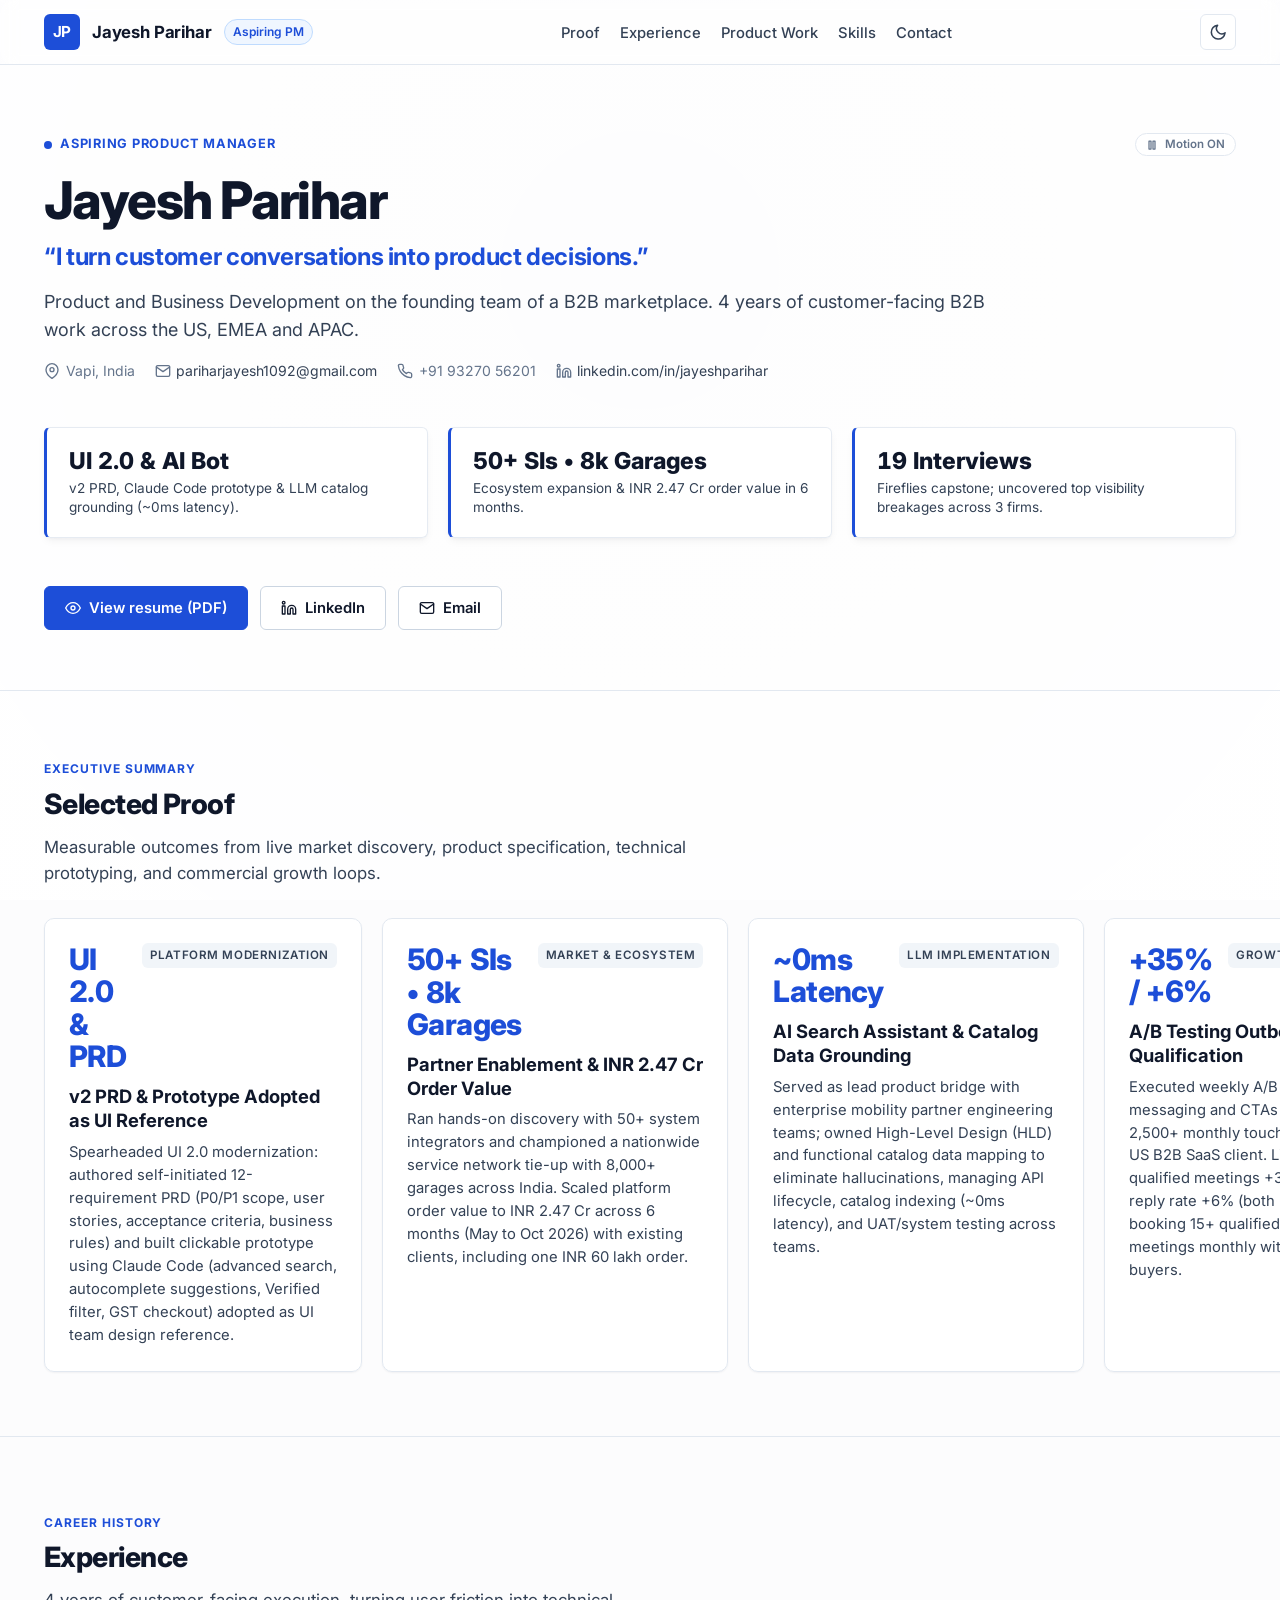
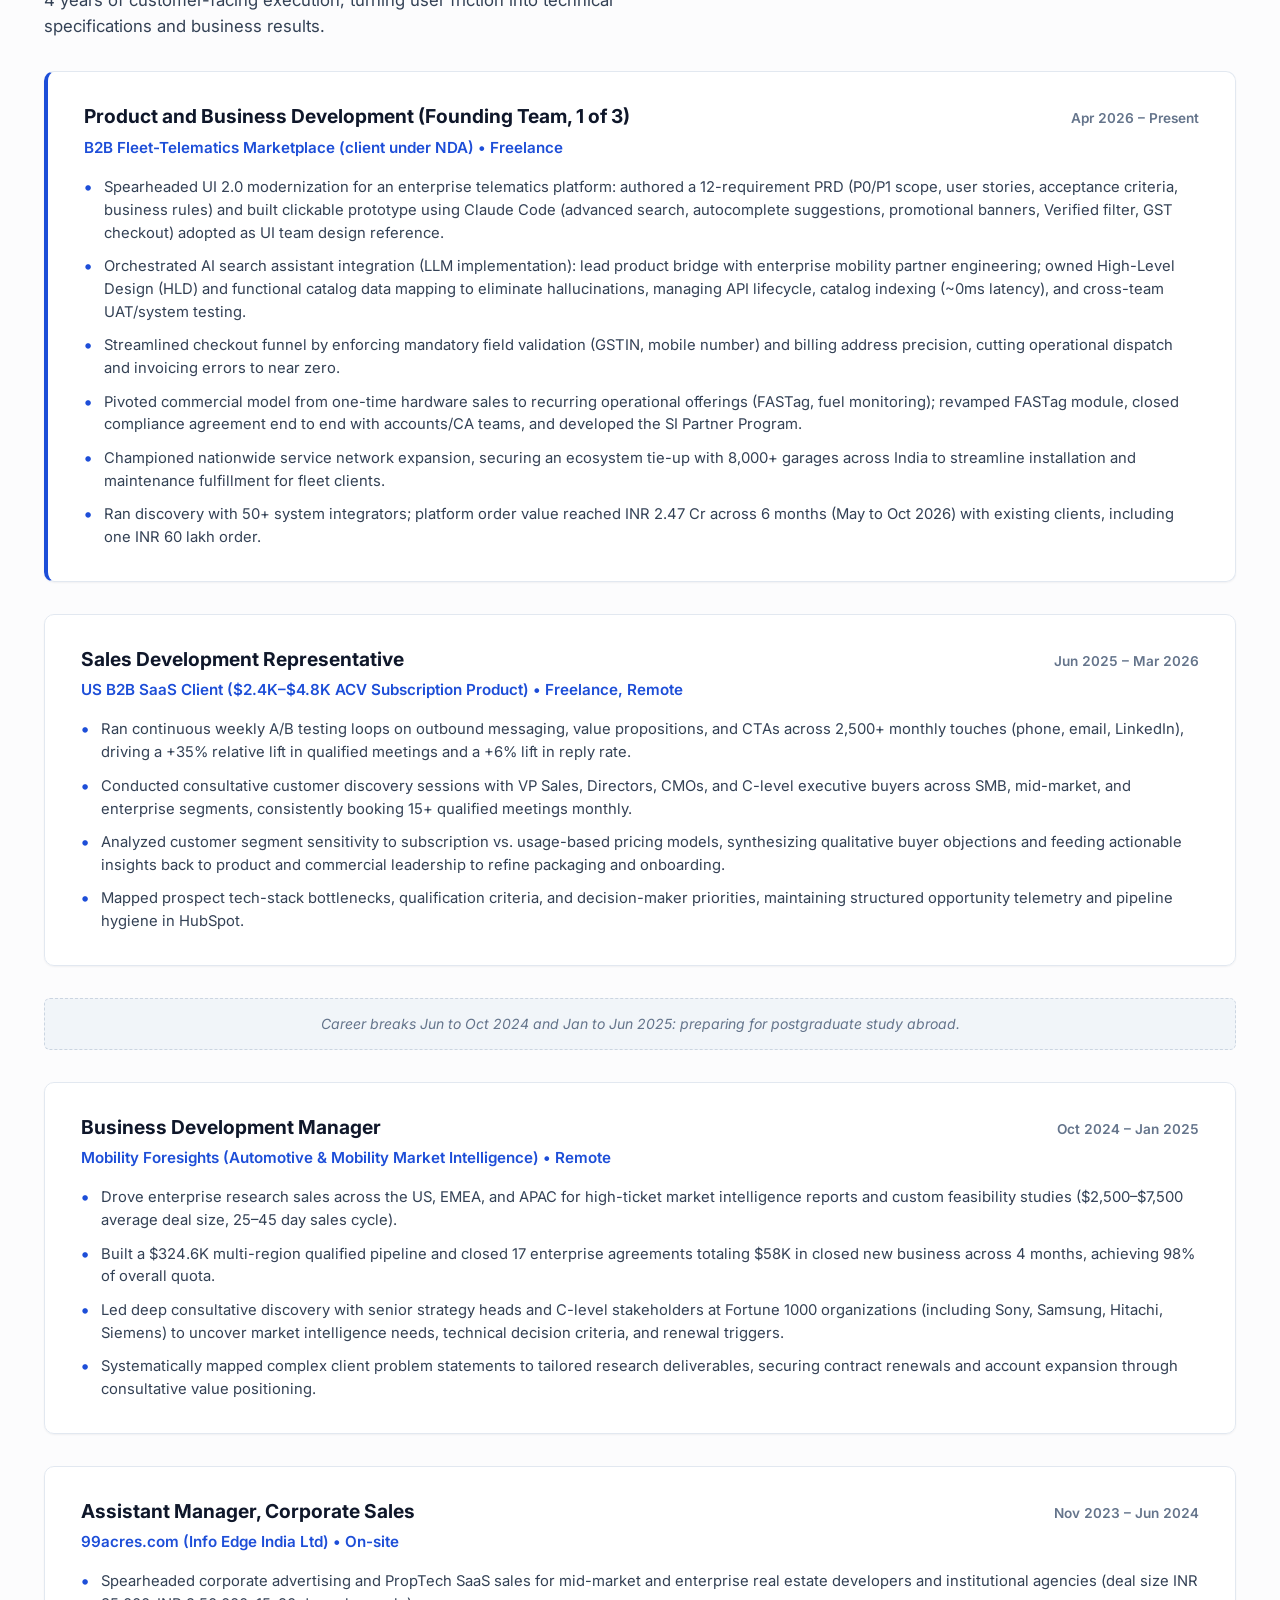
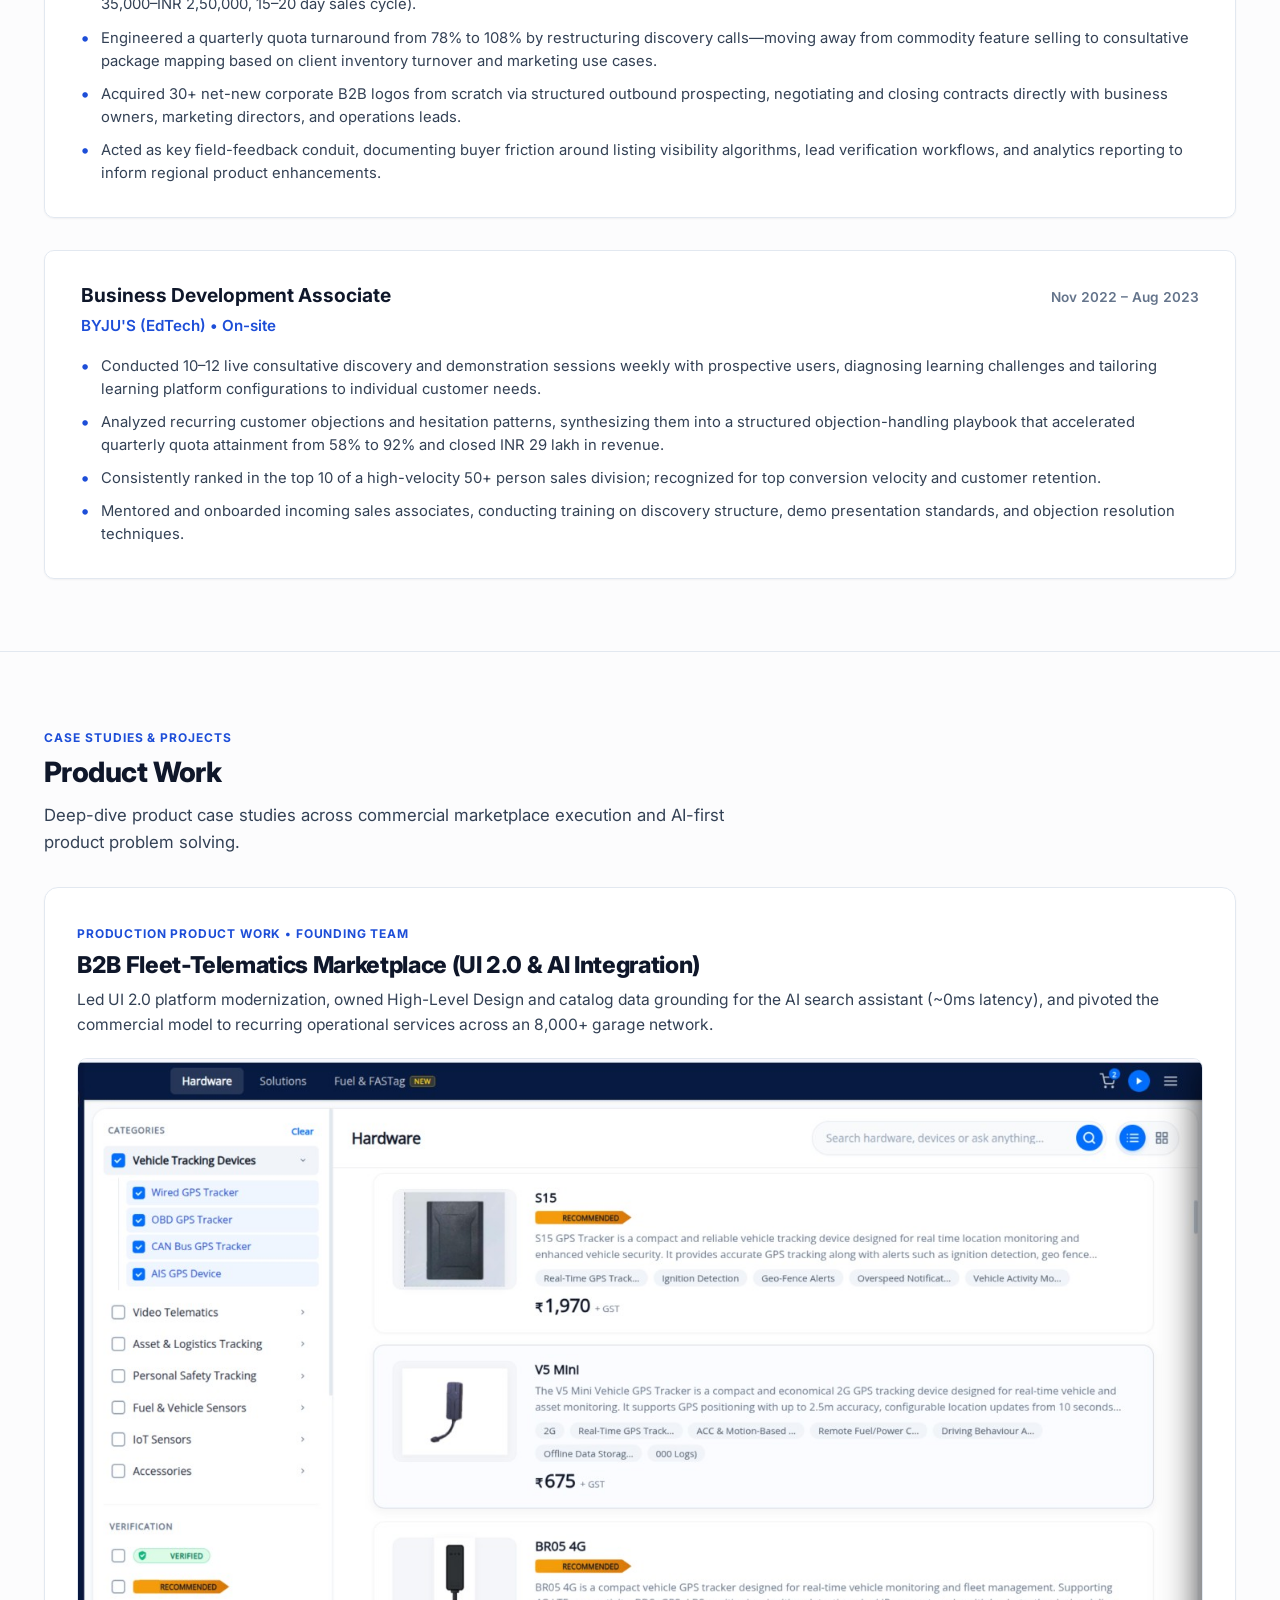
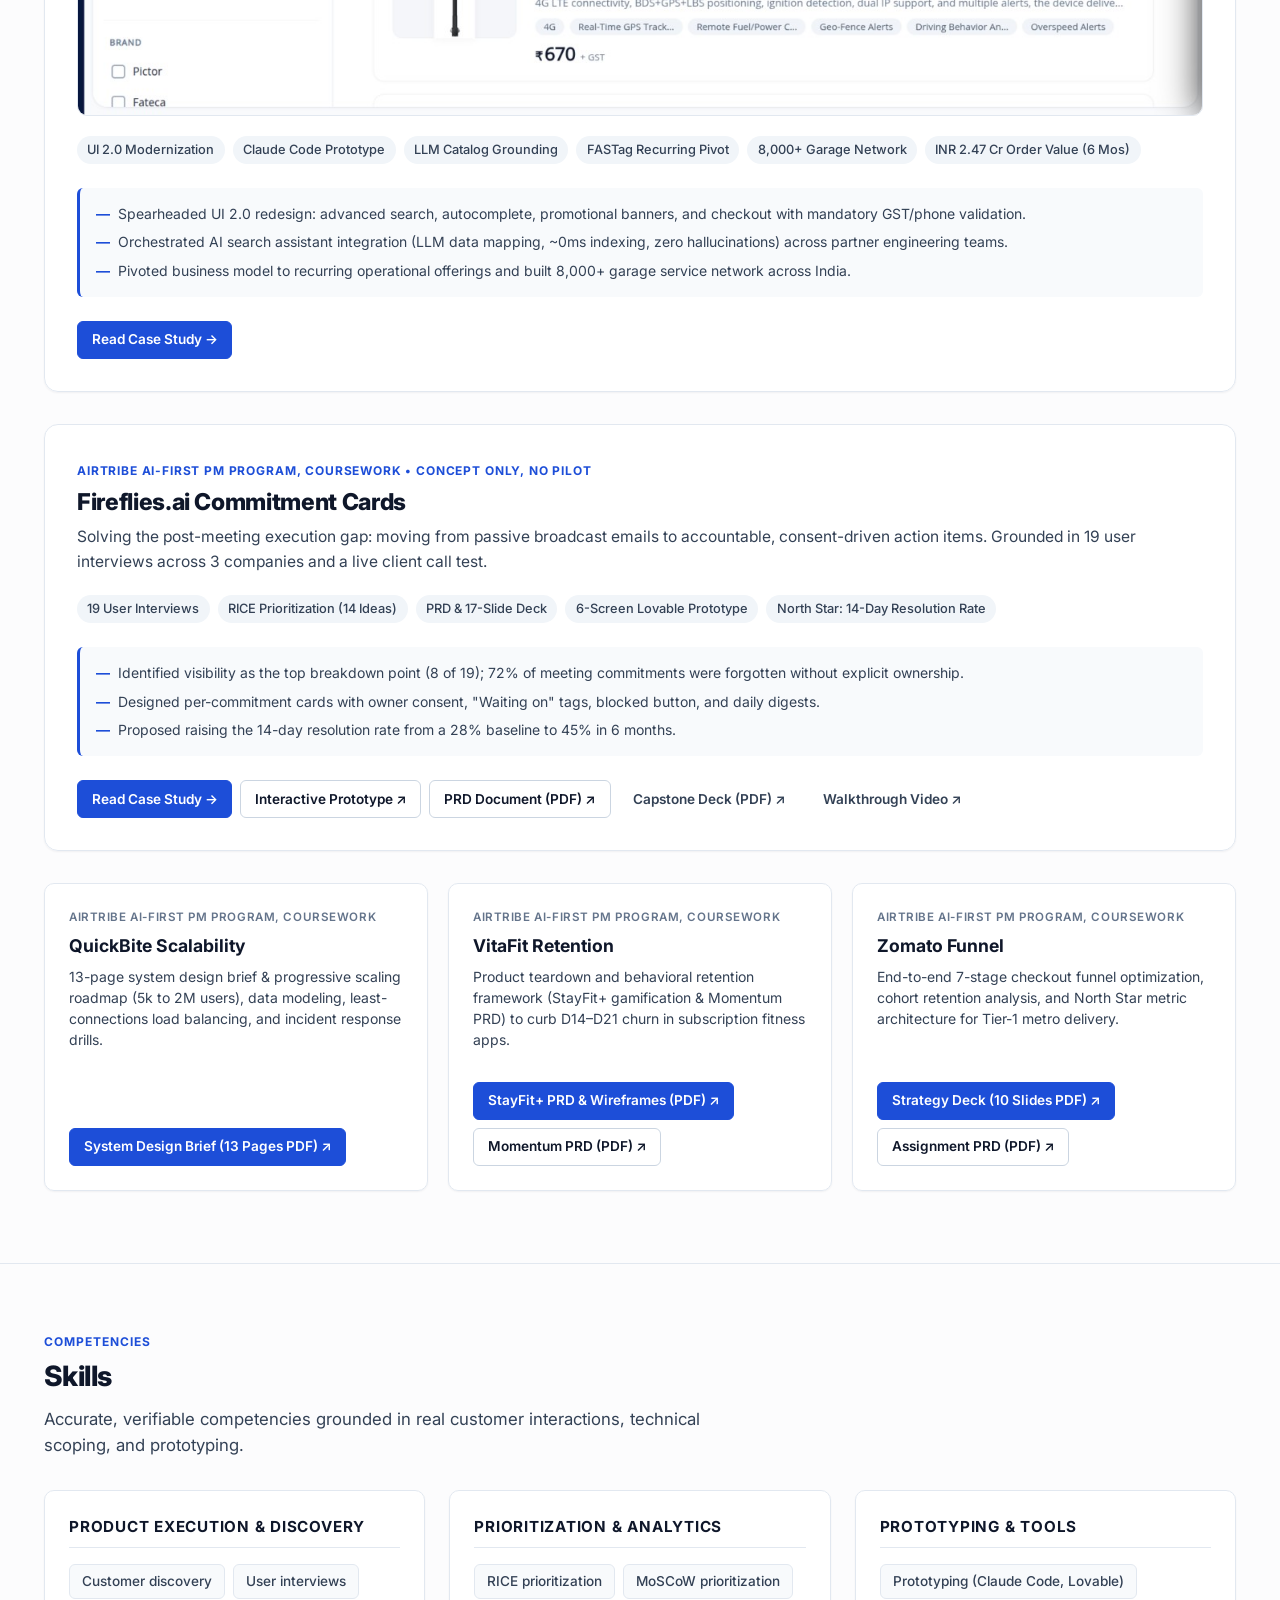
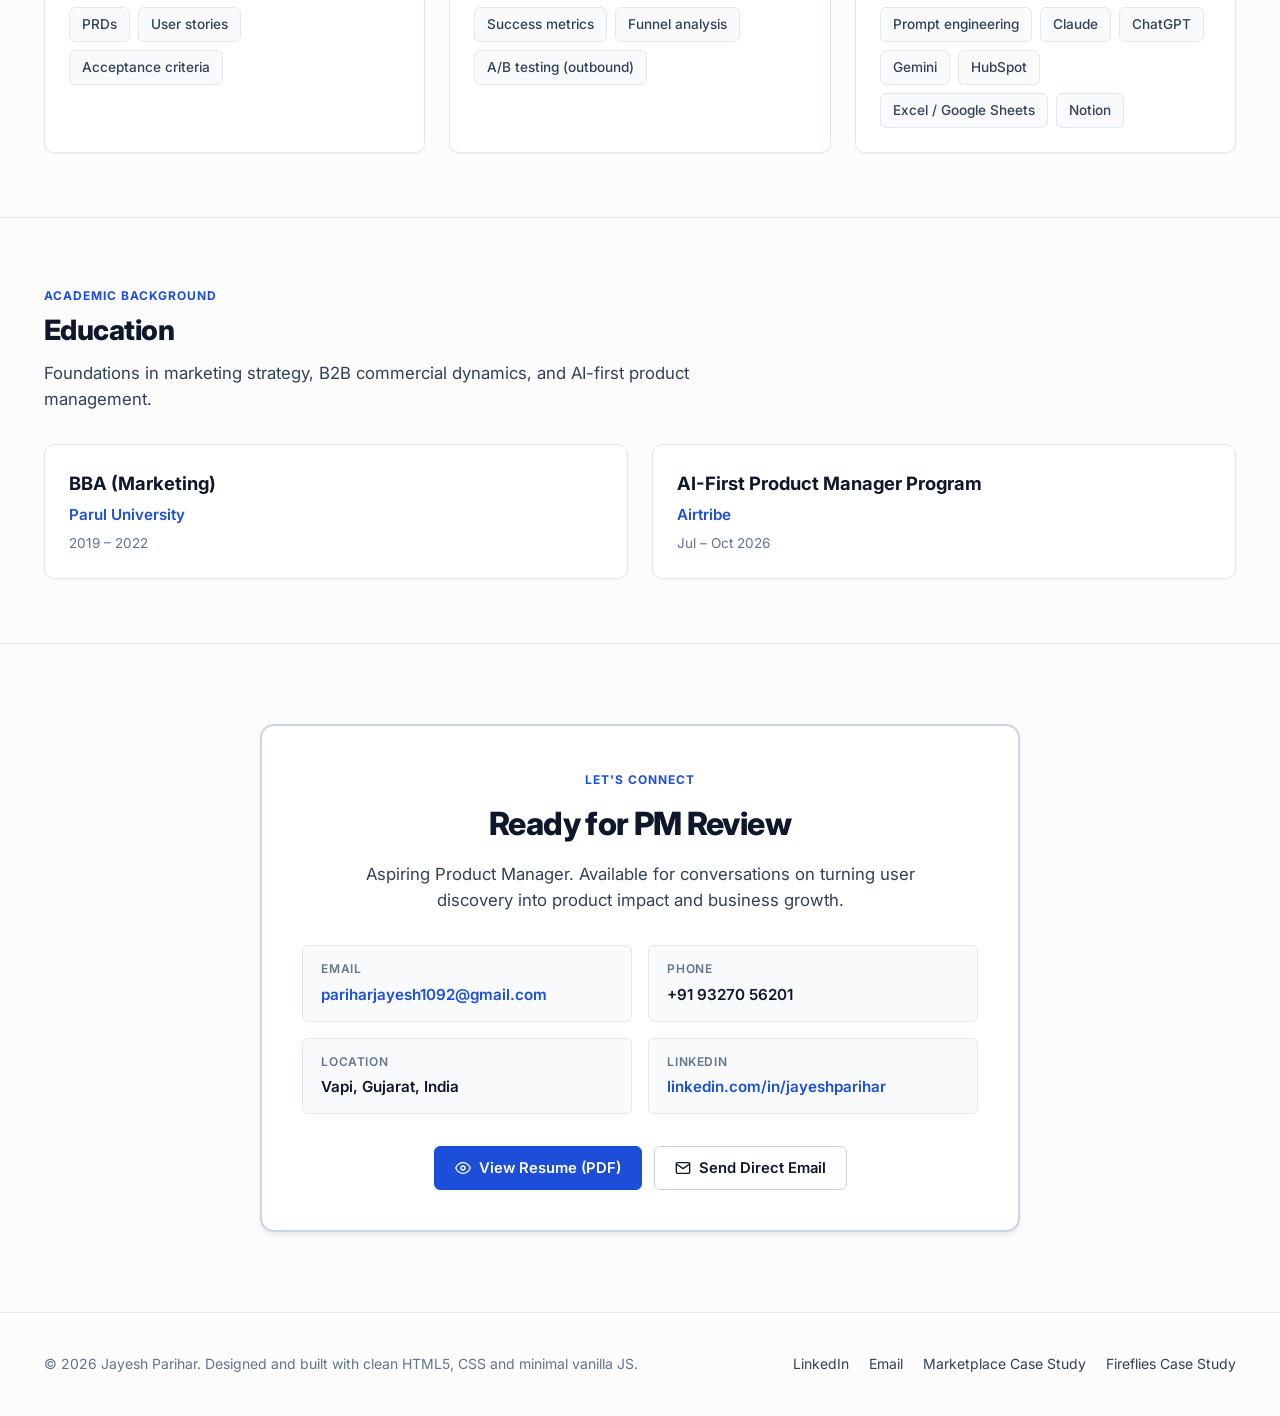
<file: index.html>
<!DOCTYPE html>
<html lang="en">
<head>
  <meta charset="UTF-8">
  <meta name="viewport" content="width=device-width, initial-scale=1.0">
  <title>Jayesh Parihar | Aspiring Associate Product Manager</title>
  <meta name="description" content="Jayesh Parihar — Aspiring Product Manager. Founding team B2B marketplace PM/BD, 12-requirement PRD, Claude Code prototyping, 50+ SI discovery calls, INR 2.47 Cr order value.">
  <link rel="canonical" href="https://jayeshpariharr.github.io/portfolio/">

  <!-- Open Graph / Social Sharing -->
  <meta property="og:type" content="website">
  <meta property="og:url" content="https://jayeshpariharr.github.io/portfolio/">
  <meta property="og:title" content="Jayesh Parihar | Aspiring Associate Product Manager">
  <meta property="og:description" content="I turn customer conversations into product decisions. Product and Business Development on the founding team of a B2B marketplace. 4 years of customer-facing B2B work across US, EMEA and APAC.">
  <meta property="og:image" content="https://jayeshpariharr.github.io/portfolio/assets/images/og-image.png">
  <meta property="og:site_name" content="Jayesh Parihar Portfolio">
  <meta property="og:locale" content="en_US">

  <!-- Twitter Cards -->
  <meta name="twitter:card" content="summary_large_image">
  <meta name="twitter:url" content="https://jayeshpariharr.github.io/portfolio/">
  <meta name="twitter:title" content="Jayesh Parihar | Aspiring Associate Product Manager">
  <meta name="twitter:description" content="I turn customer conversations into product decisions. Product and Business Development on the founding team of a B2B marketplace.">
  <meta name="twitter:image" content="https://jayeshpariharr.github.io/portfolio/assets/images/og-image.png">

  <!-- Favicon -->
  <link rel="icon" type="image/svg+xml" href="favicon.svg">
  <link rel="alternate icon" type="image/x-icon" href="favicon.ico">

  <!-- Google Fonts: Inter with system fallbacks -->
  <link rel="preconnect" href="https://fonts.googleapis.com">
  <link rel="preconnect" href="https://fonts.gstatic.com" crossorigin>
  <link href="https://fonts.googleapis.com/css2?family=Inter:wght@400;500;600;700;800&display=swap" rel="stylesheet">

  <!-- Main Stylesheet (cache-busted) -->
  <link rel="stylesheet" href="assets/css/style.css?v=20261126-2">

  <!-- JSON-LD Structured Data: Person Schema -->
  <script type="application/ld+json">
  {
    "@context": "https://schema.org",
    "@type": "Person",
    "name": "Jayesh Parihar",
    "jobTitle": "Associate Product Manager",
    "description": "I turn customer conversations into product decisions.",
    "url": "https://jayeshpariharr.github.io/portfolio/",
    "email": "mailto:pariharjayesh1092@gmail.com",
    "telephone": "+919327056201",
    "address": {
      "@type": "PostalAddress",
      "addressLocality": "Vapi",
      "addressCountry": "IN"
    },
    "alumniOf": [
      {
        "@type": "EducationalOrganization",
        "name": "Parul University"
      },
      {
        "@type": "EducationalOrganization",
        "name": "Airtribe"
      }
    ],
    "sameAs": [
      "https://linkedin.com/in/jayeshparihar"
    ]
  }
  </script>
</head>
<body>
  <!-- Accessible Skip Link -->
  <a href="#main-content" class="skip-link">Skip to main content</a>

  <!-- Global Full-Page Plexus Motion Texture Background -->
  <div class="global-motion-bg" aria-hidden="true" style="position: fixed; top: 0; left: 0; width: 100vw; height: 100vh; overflow: hidden; pointer-events: none; z-index: -1;">
    <video class="global-motion-video" id="global-bg-video" autoplay muted loop playsinline preload="auto" style="position: absolute; top: 50%; left: 50%; min-width: 100%; min-height: 100%; width: 100vw; height: 100vh; transform: translate(-50%, -50%); object-fit: cover; opacity: 0.42; pointer-events: none;">
      <source src="assets/videos/plexus-motion.mp4" type="video/mp4">
    </video>
    <div class="global-motion-overlay" style="position: absolute; top: 0; left: 0; width: 100%; height: 100%; pointer-events: none;"></div>
  </div>

  <!-- Header & Navigation -->
  <header class="site-header" role="banner">
    <div class="container header-inner">
      <a href="index.html" class="site-brand" aria-label="Jayesh Parihar Home">
        <span class="brand-initials">JP</span>
        <span class="brand-name">Jayesh Parihar</span>
        <span class="brand-badge">Aspiring PM</span>
      </a>

      <nav id="site-nav" class="site-nav" aria-label="Main navigation">
        <ul class="nav-links">
          <li><a href="#proof" class="nav-link">Proof</a></li>
          <li><a href="#experience" class="nav-link">Experience</a></li>
          <li><a href="#work" class="nav-link">Product Work</a></li>
          <li><a href="#skills" class="nav-link">Skills</a></li>
          <li><a href="#contact" class="nav-link">Contact</a></li>
        </ul>
      </nav>

      <div class="header-actions">
        <button id="theme-toggle" class="theme-toggle-btn" aria-label="Toggle theme" title="Toggle theme">
          <svg xmlns="http://www.w3.org/2000/svg" width="18" height="18" viewBox="0 0 24 24" fill="none" stroke="currentColor" stroke-width="2" stroke-linecap="round" stroke-linejoin="round" aria-hidden="true">
            <path d="M21 12.79A9 9 0 1 1 11.21 3 7 7 0 0 0 21 12.79z"></path>
          </svg>
        </button>
        <button id="mobile-nav-toggle" class="mobile-nav-toggle" aria-expanded="false" aria-label="Open navigation menu">
          <svg xmlns="http://www.w3.org/2000/svg" width="20" height="20" viewBox="0 0 24 24" fill="none" stroke="currentColor" stroke-width="2" stroke-linecap="round" stroke-linejoin="round" aria-hidden="true">
            <line x1="3" y1="12" x2="21" y2="12"></line>
            <line x1="3" y1="6" x2="21" y2="6"></line>
            <line x1="3" y1="18" x2="21" y2="18"></line>
          </svg>
        </button>
      </div>
    </div>
  </header>

  <!-- Main Content Area -->
  <main id="main-content" role="main">

    <!-- 1. Hero Section (Above the fold, phone-optimized 30s scan) -->
    <section class="hero-section" aria-labelledby="hero-name">
      <div class="container hero-grid">
        <div class="hero-header">
          <div class="hero-target-row">
            <div class="hero-target">
              <span class="hero-target-dot" aria-hidden="true"></span>
              <span>Aspiring Product Manager</span>
            </div>
            <button type="button" class="motion-toggle-btn" id="motion-toggle" aria-label="Pause background motion" title="Pause/Play background motion">
              <svg class="icon-pause" xmlns="http://www.w3.org/2000/svg" width="12" height="12" viewBox="0 0 24 24" fill="none" stroke="currentColor" stroke-width="2.5" stroke-linecap="round" stroke-linejoin="round" aria-hidden="true"><rect x="6" y="4" width="4" height="16"></rect><rect x="14" y="4" width="4" height="16"></rect></svg>
              <svg class="icon-play" xmlns="http://www.w3.org/2000/svg" width="12" height="12" viewBox="0 0 24 24" fill="none" stroke="currentColor" stroke-width="2.5" stroke-linecap="round" stroke-linejoin="round" aria-hidden="true" style="display: none;"><polygon points="5 3 19 12 5 21 5 3"></polygon></svg>
              <span class="motion-toggle-label">Motion ON</span>
            </button>
          </div>
          <h1 id="hero-name" class="hero-name">Jayesh Parihar</h1>
          <p class="hero-headline">&ldquo;I turn customer conversations into product decisions.&rdquo;</p>
          <p class="hero-subline">Product and Business Development on the founding team of a B2B marketplace. 4 years of customer-facing B2B work across the US, EMEA and APAC.</p>
          
          <div class="hero-meta-row">
            <span class="hero-meta-item">
              <svg xmlns="http://www.w3.org/2000/svg" viewBox="0 0 24 24" fill="none" stroke="currentColor" stroke-width="2" stroke-linecap="round" stroke-linejoin="round" aria-hidden="true"><path d="M21 10c0 7-9 13-9 13s-9-6-9-13a9 9 0 0 1 18 0z"></path><circle cx="12" cy="10" r="3"></circle></svg>
              <span>Vapi, India</span>
            </span>
            <span class="hero-meta-item">
              <svg xmlns="http://www.w3.org/2000/svg" viewBox="0 0 24 24" fill="none" stroke="currentColor" stroke-width="2" stroke-linecap="round" stroke-linejoin="round" aria-hidden="true"><path d="M4 4h16c1.1 0 2 .9 2 2v12c0 1.1-.9 2-2 2H4c-1.1 0-2-.9-2-2V6c0-1.1.9-2 2-2z"></path><polyline points="22,6 12,13 2,6"></polyline></svg>
              <a href="mailto:pariharjayesh1092@gmail.com">pariharjayesh1092@gmail.com</a>
            </span>
            <span class="hero-meta-item">
              <svg xmlns="http://www.w3.org/2000/svg" viewBox="0 0 24 24" fill="none" stroke="currentColor" stroke-width="2" stroke-linecap="round" stroke-linejoin="round" aria-hidden="true"><path d="M22 16.92v3a2 2 0 0 1-2.18 2 19.79 19.79 0 0 1-8.63-3.07 19.5 19.5 0 0 1-6-6 19.79 19.79 0 0 1-3.07-8.67A2 2 0 0 1 4.11 2h3a2 2 0 0 1 2 1.72 12.84 12.84 0 0 0 .7 2.81 2 2 0 0 1-.45 2.11L8.09 9.91a16 16 0 0 0 6 6l1.27-1.27a2 2 0 0 1 2.11-.45 12.84 12.84 0 0 0 2.81.7A2 2 0 0 1 22 16.92z"></path></svg>
              <span>+91 93270 56201</span>
            </span>
            <span class="hero-meta-item">
              <svg xmlns="http://www.w3.org/2000/svg" viewBox="0 0 24 24" fill="none" stroke="currentColor" stroke-width="2" stroke-linecap="round" stroke-linejoin="round" aria-hidden="true"><path d="M16 8a6 6 0 0 1 6 6v7h-4v-7a2 2 0 0 0-2-2 2 2 0 0 0-2 2v7h-4v-7a6 6 0 0 1 6-6z"></path><rect x="2" y="9" width="4" height="12"></rect><circle cx="4" cy="4" r="2"></circle></svg>
              <a href="https://linkedin.com/in/jayeshparihar" target="_blank" rel="noopener noreferrer">linkedin.com/in/jayeshparihar</a>
            </span>
          </div>

          <!-- Three Proof Points: visible immediately above the fold on mobile -->
          <div class="hero-proof-chips" aria-label="Key Proof Points">
            <div class="proof-chip">
              <span class="proof-chip-stat">UI 2.0 &amp; AI Bot</span>
              <span class="proof-chip-label">v2 PRD, Claude Code prototype &amp; LLM catalog grounding (~0ms latency).</span>
            </div>
            <div class="proof-chip">
              <span class="proof-chip-stat">50+ SIs &bull; 8k Garages</span>
              <span class="proof-chip-label">Ecosystem expansion &amp; INR 2.47 Cr order value in 6 months.</span>
            </div>
            <div class="proof-chip">
              <span class="proof-chip-stat">19 Interviews</span>
              <span class="proof-chip-label">Fireflies capstone; uncovered top visibility breakages across 3 firms.</span>
            </div>
          </div>

          <!-- Hero Action Buttons -->
          <div class="btn-group">
            <a href="assets/resume/Jayesh_Parihar_Resume.pdf" class="btn btn-primary js-open-resume" role="button" aria-haspopup="dialog" aria-controls="resume-modal">
              <svg xmlns="http://www.w3.org/2000/svg" width="16" height="16" viewBox="0 0 24 24" fill="none" stroke="currentColor" stroke-width="2" stroke-linecap="round" stroke-linejoin="round" aria-hidden="true"><path d="M1 12s4-8 11-8 11 8 11 8-4 8-11 8-11-8-11-8z"></path><circle cx="12" cy="12" r="3"></circle></svg>
              View resume (PDF)
            </a>
            <a href="https://linkedin.com/in/jayeshparihar" target="_blank" rel="noopener noreferrer" class="btn btn-secondary">
              <svg xmlns="http://www.w3.org/2000/svg" width="16" height="16" viewBox="0 0 24 24" fill="none" stroke="currentColor" stroke-width="2" stroke-linecap="round" stroke-linejoin="round" aria-hidden="true"><path d="M16 8a6 6 0 0 1 6 6v7h-4v-7a2 2 0 0 0-2-2 2 2 0 0 0-2 2v7h-4v-7a6 6 0 0 1 6-6z"></path><rect x="2" y="9" width="4" height="12"></rect><circle cx="4" cy="4" r="2"></circle></svg>
              LinkedIn
            </a>
            <a href="mailto:pariharjayesh1092@gmail.com" class="btn btn-secondary">
              <svg xmlns="http://www.w3.org/2000/svg" width="16" height="16" viewBox="0 0 24 24" fill="none" stroke="currentColor" stroke-width="2" stroke-linecap="round" stroke-linejoin="round" aria-hidden="true"><path d="M4 4h16c1.1 0 2 .9 2 2v12c0 1.1-.9 2-2 2H4c-1.1 0-2-.9-2-2V6c0-1.1.9-2 2-2z"></path><polyline points="22,6 12,13 2,6"></polyline></svg>
              Email
            </a>
          </div>
        </div>
      </div>
    </section>

    <!-- 2. Selected Proof Cards -->
    <section id="proof" class="proof-section" aria-labelledby="proof-heading">
      <div class="container">
        <span class="section-tag">Executive Summary</span>
        <h2 id="proof-heading" class="section-title">Selected Proof</h2>
        <p class="section-lead">Measurable outcomes from live market discovery, product specification, technical prototyping, and commercial growth loops.</p>

        <div class="proof-cards-grid">
          <!-- Card 1 -->
          <article class="proof-card">
            <div class="proof-card-header">
              <span class="proof-card-metric">UI 2.0 &amp; PRD</span>
              <span class="proof-card-tag">Platform Modernization</span>
            </div>
            <h3 class="proof-card-title">v2 PRD &amp; Prototype Adopted as UI Reference</h3>
            <p class="proof-card-body">Spearheaded UI 2.0 modernization: authored self-initiated 12-requirement PRD (P0/P1 scope, user stories, acceptance criteria, business rules) and built clickable prototype using Claude Code (advanced search, autocomplete suggestions, Verified filter, GST checkout) adopted as UI team design reference.</p>
          </article>

          <!-- Card 2 -->
          <article class="proof-card">
            <div class="proof-card-header">
              <span class="proof-card-metric">50+ SIs &bull; 8k Garages</span>
              <span class="proof-card-tag">Market &amp; Ecosystem</span>
            </div>
            <h3 class="proof-card-title">Partner Enablement &amp; INR 2.47 Cr Order Value</h3>
            <p class="proof-card-body">Ran hands-on discovery with 50+ system integrators and championed a nationwide service network tie-up with 8,000+ garages across India. Scaled platform order value to INR 2.47 Cr across 6 months (May to Oct 2026) with existing clients, including one INR 60 lakh order.</p>
          </article>

          <!-- Card 3 -->
          <article class="proof-card">
            <div class="proof-card-header">
              <span class="proof-card-metric">~0ms Latency</span>
              <span class="proof-card-tag">LLM Implementation</span>
            </div>
            <h3 class="proof-card-title">AI Search Assistant &amp; Catalog Data Grounding</h3>
            <p class="proof-card-body">Served as lead product bridge with enterprise mobility partner engineering teams; owned High-Level Design (HLD) and functional catalog data mapping to eliminate hallucinations, managing API lifecycle, catalog indexing (~0ms latency), and UAT/system testing across teams.</p>
          </article>

          <!-- Card 4 -->
          <article class="proof-card">
            <div class="proof-card-header">
              <span class="proof-card-metric">+35% / +6%</span>
              <span class="proof-card-tag">Growth Loops</span>
            </div>
            <h3 class="proof-card-title">A/B Testing Outbound Qualification</h3>
            <p class="proof-card-body">Executed weekly A/B tests on messaging and CTAs across 2,500+ monthly touches for a US B2B SaaS client. Lifted qualified meetings +35% and reply rate +6% (both relative), booking 15+ qualified meetings monthly with C-level buyers.</p>
          </article>
        </div>
      </div>
    </section>

    <!-- 3. Experience Section (Reverse Chronological) -->
    <section id="experience" class="experience-section" aria-labelledby="experience-heading">
      <div class="container">
        <span class="section-tag">Career History</span>
        <h2 id="experience-heading" class="section-title">Experience</h2>
        <p class="section-lead">4 years of customer-facing execution, turning user friction into technical specifications and business results.</p>

        <div class="experience-list">
          <!-- Role 1: Marketplace -->
          <article class="experience-item featured">
            <div class="experience-header">
              <div class="experience-title-row">
                <h3 class="experience-role">Product and Business Development (Founding Team, 1 of 3)</h3>
                <span class="experience-period">Apr 2026 &ndash; Present</span>
              </div>
              <p class="experience-company">B2B Fleet-Telematics Marketplace (client under NDA) &bull; Freelance</p>
            </div>
            <ul class="experience-bullets">
              <li>Spearheaded UI 2.0 modernization for an enterprise telematics platform: authored a 12-requirement PRD (P0/P1 scope, user stories, acceptance criteria, business rules) and built clickable prototype using Claude Code (advanced search, autocomplete suggestions, promotional banners, Verified filter, GST checkout) adopted as UI team design reference.</li>
              <li>Orchestrated AI search assistant integration (LLM implementation): lead product bridge with enterprise mobility partner engineering; owned High-Level Design (HLD) and functional catalog data mapping to eliminate hallucinations, managing API lifecycle, catalog indexing (~0ms latency), and cross-team UAT/system testing.</li>
              <li>Streamlined checkout funnel by enforcing mandatory field validation (GSTIN, mobile number) and billing address precision, cutting operational dispatch and invoicing errors to near zero.</li>
              <li>Pivoted commercial model from one-time hardware sales to recurring operational offerings (FASTag, fuel monitoring); revamped FASTag module, closed compliance agreement end to end with accounts/CA teams, and developed the SI Partner Program.</li>
              <li>Championed nationwide service network expansion, securing an ecosystem tie-up with 8,000+ garages across India to streamline installation and maintenance fulfillment for fleet clients.</li>
              <li>Ran discovery with 50+ system integrators; platform order value reached INR 2.47 Cr across 6 months (May to Oct 2026) with existing clients, including one INR 60 lakh order.</li>
            </ul>
          </article>

          <!-- Role 2: US B2B SaaS -->
          <article class="experience-item">
            <div class="experience-header">
              <div class="experience-title-row">
                <h3 class="experience-role">Sales Development Representative</h3>
                <span class="experience-period">Jun 2025 &ndash; Mar 2026</span>
              </div>
              <p class="experience-company">US B2B SaaS Client ($2.4K&ndash;$4.8K ACV Subscription Product) &bull; Freelance, Remote</p>
            </div>
            <ul class="experience-bullets">
              <li>Ran continuous weekly A/B testing loops on outbound messaging, value propositions, and CTAs across 2,500+ monthly touches (phone, email, LinkedIn), driving a +35% relative lift in qualified meetings and a +6% lift in reply rate.</li>
              <li>Conducted consultative customer discovery sessions with VP Sales, Directors, CMOs, and C-level executive buyers across SMB, mid-market, and enterprise segments, consistently booking 15+ qualified meetings monthly.</li>
              <li>Analyzed customer segment sensitivity to subscription vs. usage-based pricing models, synthesizing qualitative buyer objections and feeding actionable insights back to product and commercial leadership to refine packaging and onboarding.</li>
              <li>Mapped prospect tech-stack bottlenecks, qualification criteria, and decision-maker priorities, maintaining structured opportunity telemetry and pipeline hygiene in HubSpot.</li>
            </ul>
          </article>

          <!-- Quiet Line: Career Breaks -->
          <div class="career-break-quiet" role="note">
            Career breaks Jun to Oct 2024 and Jan to Jun 2025: preparing for postgraduate study abroad.
          </div>

          <!-- Role 3: Mobility Foresights -->
          <article class="experience-item">
            <div class="experience-header">
              <div class="experience-title-row">
                <h3 class="experience-role">Business Development Manager</h3>
                <span class="experience-period">Oct 2024 &ndash; Jan 2025</span>
              </div>
              <p class="experience-company">Mobility Foresights (Automotive &amp; Mobility Market Intelligence) &bull; Remote</p>
            </div>
            <ul class="experience-bullets">
              <li>Drove enterprise research sales across the US, EMEA, and APAC for high-ticket market intelligence reports and custom feasibility studies ($2,500&ndash;$7,500 average deal size, 25&ndash;45 day sales cycle).</li>
              <li>Built a $324.6K multi-region qualified pipeline and closed 17 enterprise agreements totaling $58K in closed new business across 4 months, achieving 98% of overall quota.</li>
              <li>Led deep consultative discovery with senior strategy heads and C-level stakeholders at Fortune 1000 organizations (including Sony, Samsung, Hitachi, Siemens) to uncover market intelligence needs, technical decision criteria, and renewal triggers.</li>
              <li>Systematically mapped complex client problem statements to tailored research deliverables, securing contract renewals and account expansion through consultative value positioning.</li>
            </ul>
          </article>

          <!-- Role 4: 99acres -->
          <article class="experience-item">
            <div class="experience-header">
              <div class="experience-title-row">
                <h3 class="experience-role">Assistant Manager, Corporate Sales</h3>
                <span class="experience-period">Nov 2023 &ndash; Jun 2024</span>
              </div>
              <p class="experience-company">99acres.com (Info Edge India Ltd) &bull; On-site</p>
            </div>
            <ul class="experience-bullets">
              <li>Spearheaded corporate advertising and PropTech SaaS sales for mid-market and enterprise real estate developers and institutional agencies (deal size INR 35,000&ndash;INR 2,50,000, 15&ndash;20 day sales cycle).</li>
              <li>Engineered a quarterly quota turnaround from 78% to 108% by restructuring discovery calls—moving away from commodity feature selling to consultative package mapping based on client inventory turnover and marketing use cases.</li>
              <li>Acquired 30+ net-new corporate B2B logos from scratch via structured outbound prospecting, negotiating and closing contracts directly with business owners, marketing directors, and operations leads.</li>
              <li>Acted as key field-feedback conduit, documenting buyer friction around listing visibility algorithms, lead verification workflows, and analytics reporting to inform regional product enhancements.</li>
            </ul>
          </article>

          <!-- Role 5: BYJU'S -->
          <article class="experience-item">
            <div class="experience-header">
              <div class="experience-title-row">
                <h3 class="experience-role">Business Development Associate</h3>
                <span class="experience-period">Nov 2022 &ndash; Aug 2023</span>
              </div>
              <p class="experience-company">BYJU'S (EdTech) &bull; On-site</p>
            </div>
            <ul class="experience-bullets">
              <li>Conducted 10&ndash;12 live consultative discovery and demonstration sessions weekly with prospective users, diagnosing learning challenges and tailoring learning platform configurations to individual customer needs.</li>
              <li>Analyzed recurring customer objections and hesitation patterns, synthesizing them into a structured objection-handling playbook that accelerated quarterly quota attainment from 58% to 92% and closed INR 29 lakh in revenue.</li>
              <li>Consistently ranked in the top 10 of a high-velocity 50+ person sales division; recognized for top conversion velocity and customer retention.</li>
              <li>Mentored and onboarded incoming sales associates, conducting training on discovery structure, demo presentation standards, and objection resolution techniques.</li>
            </ul>
          </article>
        </div>
      </div>
    </section>

    <!-- 4. Product Work Section -->
    <section id="work" class="work-section" aria-labelledby="work-heading">
      <div class="container">
        <span class="section-tag">Case Studies &amp; Projects</span>
        <h2 id="work-heading" class="section-title">Product Work</h2>
        <p class="section-lead">Deep-dive product case studies across commercial marketplace execution and AI-first product problem solving.</p>

        <div class="work-grid">
          <!-- Featured Case Study 1: Marketplace -->
          <article class="work-card">
            <div>
              <div class="work-card-flag">Production Product Work &bull; Founding Team</div>
              <h3 class="work-card-title">B2B Fleet-Telematics Marketplace (UI 2.0 &amp; AI Integration)</h3>
              <p class="work-card-description">Led UI 2.0 platform modernization, owned High-Level Design and catalog data grounding for the AI search assistant (~0ms latency), and pivoted the commercial model to recurring operational services across an 8,000+ garage network.</p>
              
              <a href="marketplace.html" style="display: block; border-radius: var(--radius-md); overflow: hidden; border: 1px solid var(--border-light); margin-bottom: 1.25rem;">
                <img src="assets/images/marketplace-02-listing.jpg" alt="B2B Fleet-Telematics Marketplace v2 Prototype Interface" loading="lazy" width="1400" height="817" style="width: 100%; height: auto; display: block;">
              </a>

              <div class="work-card-meta">
                <span class="meta-pill">UI 2.0 Modernization</span>
                <span class="meta-pill">Claude Code Prototype</span>
                <span class="meta-pill">LLM Catalog Grounding</span>
                <span class="meta-pill">FASTag Recurring Pivot</span>
                <span class="meta-pill">8,000+ Garage Network</span>
                <span class="meta-pill">INR 2.47 Cr Order Value (6 Mos)</span>
              </div>

              <ul class="work-card-highlights">
                <li>Spearheaded UI 2.0 redesign: advanced search, autocomplete, promotional banners, and checkout with mandatory GST/phone validation.</li>
                <li>Orchestrated AI search assistant integration (LLM data mapping, ~0ms indexing, zero hallucinations) across partner engineering teams.</li>
                <li>Pivoted business model to recurring operational offerings and built 8,000+ garage service network across India.</li>
              </ul>

              <div class="btn-group">
                <a href="marketplace.html" class="btn btn-primary btn-sm">Read Case Study &rarr;</a>
              </div>
            </div>
          </article>

          <!-- Featured Case Study 2: Fireflies.ai -->
          <article class="work-card">
            <div>
              <div class="work-card-flag">Airtribe AI-First PM Program, coursework &bull; Concept only, no pilot</div>
              <h3 class="work-card-title">Fireflies.ai Commitment Cards</h3>
              <p class="work-card-description">Solving the post-meeting execution gap: moving from passive broadcast emails to accountable, consent-driven action items. Grounded in 19 user interviews across 3 companies and a live client call test.</p>
              
              <div class="work-card-meta">
                <span class="meta-pill">19 User Interviews</span>
                <span class="meta-pill">RICE Prioritization (14 Ideas)</span>
                <span class="meta-pill">PRD &amp; 17-Slide Deck</span>
                <span class="meta-pill">6-Screen Lovable Prototype</span>
                <span class="meta-pill">North Star: 14-Day Resolution Rate</span>
              </div>

              <ul class="work-card-highlights">
                <li>Identified visibility as the top breakdown point (8 of 19); 72% of meeting commitments were forgotten without explicit ownership.</li>
                <li>Designed per-commitment cards with owner consent, "Waiting on" tags, blocked button, and daily digests.</li>
                <li>Proposed raising the 14-day resolution rate from a 28% baseline to 45% in 6 months.</li>
              </ul>

              <div class="btn-group" style="flex-wrap: wrap; gap: 0.5rem;">
                <a href="fireflies.html" class="btn btn-primary btn-sm">Read Case Study &rarr;</a>
                <a href="https://prototype-jayeshparihar-fireflies.lovable.app/" target="_blank" rel="noopener noreferrer" class="btn btn-secondary btn-sm">Interactive Prototype &nearr;</a>
                <a href="assets/docs/Fireflies_Commitment_Cards_PRD.pdf" target="_blank" rel="noopener noreferrer" class="btn btn-secondary btn-sm">PRD Document (PDF) &nearr;</a>
                <a href="assets/docs/Fireflies_Product_Capstone_Deck.pdf" target="_blank" rel="noopener noreferrer" class="btn btn-subtle btn-sm">Capstone Deck (PDF) &nearr;</a>
                <a href="https://docs.google.com/videos/d/1QSgAdmdterJbTSX83XRY1lEwKf9WvQEogKgqtLzk15k/play?usp=sharing" target="_blank" rel="noopener noreferrer" class="btn btn-subtle btn-sm">Walkthrough Video &nearr;</a>
              </div>
            </div>
          </article>
        </div>

        <!-- Additional Coursework Projects -->
        <div class="coursework-grid">
          <!-- Project 3: QuickBite -->
          <article class="coursework-card">
            <span class="coursework-tag">Airtribe AI-First PM Program, coursework</span>
            <h3 class="coursework-title">QuickBite Scalability</h3>
            <p class="coursework-desc">13-page system design brief &amp; progressive scaling roadmap (5k to 2M users), data modeling, least-connections load balancing, and incident response drills.</p>
            <div class="btn-group" style="margin-top: 0.75rem; flex-wrap: wrap; gap: 0.5rem;">
              <a href="assets/docs/QuickBite_Scalable_System_Design.pdf" target="_blank" rel="noopener noreferrer" class="btn btn-primary btn-sm">System Design Brief (13 Pages PDF) &nearr;</a>
            </div>
          </article>

          <!-- Project 4: VitaFit -->
          <article class="coursework-card">
            <span class="coursework-tag">Airtribe AI-First PM Program, coursework</span>
            <h3 class="coursework-title">VitaFit Retention</h3>
            <p class="coursework-desc">Product teardown and behavioral retention framework (StayFit+ gamification &amp; Momentum PRD) to curb D14&ndash;D21 churn in subscription fitness apps.</p>
            <div class="btn-group" style="margin-top: 0.75rem; flex-wrap: wrap; gap: 0.5rem;">
              <a href="assets/docs/VitaFit_StayFit_PRD_Design.pdf" target="_blank" rel="noopener noreferrer" class="btn btn-primary btn-sm">StayFit+ PRD &amp; Wireframes (PDF) &nearr;</a>
              <a href="assets/docs/VitaFit_Momentum_PRD.pdf" target="_blank" rel="noopener noreferrer" class="btn btn-secondary btn-sm">Momentum PRD (PDF) &nearr;</a>
            </div>
          </article>

          <!-- Project 5: Zomato -->
          <article class="coursework-card">
            <span class="coursework-tag">Airtribe AI-First PM Program, coursework</span>
            <h3 class="coursework-title">Zomato Funnel</h3>
            <p class="coursework-desc">End-to-end 7-stage checkout funnel optimization, cohort retention analysis, and North Star metric architecture for Tier-1 metro delivery.</p>
            <div class="btn-group" style="margin-top: 0.75rem; flex-wrap: wrap; gap: 0.5rem;">
              <a href="assets/docs/Zomato_Delivery_Optimization_Deck.pdf" target="_blank" rel="noopener noreferrer" class="btn btn-primary btn-sm">Strategy Deck (10 Slides PDF) &nearr;</a>
              <a href="assets/docs/Zomato_Delivery_Optimization_PRD.pdf" target="_blank" rel="noopener noreferrer" class="btn btn-secondary btn-sm">Assignment PRD (PDF) &nearr;</a>
            </div>
          </article>
        </div>
      </div>
    </section>

    <!-- 5. Skills Section (Honest Only) -->
    <section id="skills" class="skills-section" aria-labelledby="skills-heading">
      <div class="container">
        <span class="section-tag">Competencies</span>
        <h2 id="skills-heading" class="section-title">Skills</h2>
        <p class="section-lead">Accurate, verifiable competencies grounded in real customer interactions, technical scoping, and prototyping.</p>

        <div class="skills-grid">
          <!-- Col 1: Product Execution -->
          <div class="skill-category">
            <h3 class="skill-category-title">Product Execution &amp; Discovery</h3>
            <ul class="skill-pill-list">
              <li class="skill-pill">Customer discovery</li>
              <li class="skill-pill">User interviews</li>
              <li class="skill-pill">PRDs</li>
              <li class="skill-pill">User stories</li>
              <li class="skill-pill">Acceptance criteria</li>
            </ul>
          </div>

          <!-- Col 2: Prioritization & Strategy -->
          <div class="skill-category">
            <h3 class="skill-category-title">Prioritization &amp; Analytics</h3>
            <ul class="skill-pill-list">
              <li class="skill-pill">RICE prioritization</li>
              <li class="skill-pill">MoSCoW prioritization</li>
              <li class="skill-pill">Success metrics</li>
              <li class="skill-pill">Funnel analysis</li>
              <li class="skill-pill">A/B testing (outbound)</li>
            </ul>
          </div>

          <!-- Col 3: Prototyping, AI & Tools -->
          <div class="skill-category">
            <h3 class="skill-category-title">Prototyping &amp; Tools</h3>
            <ul class="skill-pill-list">
              <li class="skill-pill">Prototyping (Claude Code, Lovable)</li>
              <li class="skill-pill">Prompt engineering</li>
              <li class="skill-pill">Claude</li>
              <li class="skill-pill">ChatGPT</li>
              <li class="skill-pill">Gemini</li>
              <li class="skill-pill">HubSpot</li>
              <li class="skill-pill">Excel / Google Sheets</li>
              <li class="skill-pill">Notion</li>
            </ul>
          </div>
        </div>
      </div>
    </section>

    <!-- 6. Education Section -->
    <section id="education" class="education-section" aria-labelledby="education-heading">
      <div class="container">
        <span class="section-tag">Academic Background</span>
        <h2 id="education-heading" class="section-title">Education</h2>
        <p class="section-lead">Foundations in marketing strategy, B2B commercial dynamics, and AI-first product management.</p>

        <div class="education-grid">
          <article class="education-card">
            <h3 class="education-degree">BBA (Marketing)</h3>
            <p class="education-school">Parul University</p>
            <p class="education-dates">2019 &ndash; 2022</p>
          </article>

          <article class="education-card">
            <h3 class="education-degree">AI-First Product Manager Program</h3>
            <p class="education-school">Airtribe</p>
            <p class="education-dates">Jul &ndash; Oct 2026</p>
          </article>
        </div>
      </div>
    </section>

    <!-- 7. Resume & Contact Section (Contact via mailto only) -->
    <section id="contact" class="contact-section" aria-labelledby="contact-heading">
      <div class="container">
        <div class="contact-card">
          <span class="section-tag">Let's Connect</span>
          <h2 id="contact-heading" class="contact-title">Ready for PM Review</h2>
          <p class="contact-desc">Aspiring Product Manager. Available for conversations on turning user discovery into product impact and business growth.</p>

          <div class="contact-links-grid">
            <div class="contact-item">
              <span class="contact-item-label">Email</span>
              <span class="contact-item-value"><a href="mailto:pariharjayesh1092@gmail.com">pariharjayesh1092@gmail.com</a></span>
            </div>
            <div class="contact-item">
              <span class="contact-item-label">Phone</span>
              <span class="contact-item-value">+91 93270 56201</span>
            </div>
            <div class="contact-item">
              <span class="contact-item-label">Location</span>
              <span class="contact-item-value">Vapi, Gujarat, India</span>
            </div>
            <div class="contact-item">
              <span class="contact-item-label">LinkedIn</span>
              <span class="contact-item-value"><a href="https://linkedin.com/in/jayeshparihar" target="_blank" rel="noopener noreferrer">linkedin.com/in/jayeshparihar</a></span>
            </div>
          </div>

          <div class="btn-group" style="justify-content: center;">
            <a href="assets/resume/Jayesh_Parihar_Resume.pdf" class="btn btn-primary js-open-resume" role="button" aria-haspopup="dialog" aria-controls="resume-modal">
              <svg xmlns="http://www.w3.org/2000/svg" width="16" height="16" viewBox="0 0 24 24" fill="none" stroke="currentColor" stroke-width="2" stroke-linecap="round" stroke-linejoin="round" aria-hidden="true"><path d="M1 12s4-8 11-8 11 8 11 8-4 8-11 8-11-8-11-8z"></path><circle cx="12" cy="12" r="3"></circle></svg>
              View Resume (PDF)
            </a>
            <a href="mailto:pariharjayesh1092@gmail.com" class="btn btn-secondary">
              <svg xmlns="http://www.w3.org/2000/svg" width="16" height="16" viewBox="0 0 24 24" fill="none" stroke="currentColor" stroke-width="2" stroke-linecap="round" stroke-linejoin="round" aria-hidden="true"><path d="M4 4h16c1.1 0 2 .9 2 2v12c0 1.1-.9 2-2 2H4c-1.1 0-2-.9-2-2V6c0-1.1.9-2 2-2z"></path><polyline points="22,6 12,13 2,6"></polyline></svg>
              Send Direct Email
            </a>
          </div>
        </div>
      </div>
    </section>

  </main>

  <!-- Resume Preview Modal (Read before download) -->
  <div id="resume-modal" class="modal-backdrop" aria-hidden="true" role="dialog" aria-labelledby="resume-modal-title" aria-modal="true">
    <div class="modal-dialog">
      <div class="modal-header">
        <div class="modal-header-text">
          <h3 id="resume-modal-title" class="modal-title">Jayesh Parihar &mdash; Resume</h3>
          <p class="modal-subtitle">Aspiring Product Manager &bull; 1-Page Summary</p>
        </div>
        <div class="modal-header-actions">
          <a href="assets/resume/Jayesh_Parihar_Resume.pdf" download="Jayesh_Parihar_Resume.pdf" class="btn btn-primary btn-sm">
            <svg xmlns="http://www.w3.org/2000/svg" width="14" height="14" viewBox="0 0 24 24" fill="none" stroke="currentColor" stroke-width="2" stroke-linecap="round" stroke-linejoin="round" aria-hidden="true"><path d="M21 15v4a2 2 0 0 1-2 2H5a2 2 0 0 1-2-2v-4"></path><polyline points="7 10 12 15 17 10"></polyline><line x1="12" y1="15" x2="12" y2="3"></line></svg>
            Download PDF
          </a>
          <a href="assets/resume/Jayesh_Parihar_Resume.pdf" target="_blank" rel="noopener noreferrer" class="btn btn-secondary btn-sm modal-newtab-btn" title="Open in new tab">
            <svg xmlns="http://www.w3.org/2000/svg" width="14" height="14" viewBox="0 0 24 24" fill="none" stroke="currentColor" stroke-width="2" stroke-linecap="round" stroke-linejoin="round" aria-hidden="true"><path d="M18 13v6a2 2 0 0 1-2 2H5a2 2 0 0 1-2-2V8a2 2 0 0 1 2-2h6"></path><polyline points="15 3 21 3 21 9"></polyline><line x1="10" y1="14" x2="21" y2="3"></line></svg>
            New Tab
          </a>
          <button type="button" class="modal-close-btn" id="resume-modal-close" aria-label="Close resume preview">
            <svg xmlns="http://www.w3.org/2000/svg" width="16" height="16" viewBox="0 0 24 24" fill="none" stroke="currentColor" stroke-width="2" stroke-linecap="round" stroke-linejoin="round" aria-hidden="true"><line x1="18" y1="6" x2="6" y2="18"></line><line x1="6" y1="6" x2="18" y2="18"></line></svg>
          </button>
        </div>
      </div>

      <div class="modal-body">
        <iframe src="assets/resume/Jayesh_Parihar_Resume.pdf#toolbar=0&navpanes=0&scrollbar=1" title="Jayesh Parihar Resume Preview" class="modal-pdf-frame">
          <p style="padding: 2rem; text-align: center; color: var(--text-secondary);">Your browser does not support embedded PDF viewing. You can <a href="assets/resume/Jayesh_Parihar_Resume.pdf" download="Jayesh_Parihar_Resume.pdf" style="color: var(--accent); font-weight: 600;">download the resume PDF</a> or <a href="assets/resume/Jayesh_Parihar_Resume.pdf" target="_blank" rel="noopener noreferrer" style="color: var(--accent); font-weight: 600;">open it in a new tab</a>.</p>
        </iframe>
      </div>

      <div class="modal-footer">
        <span class="modal-footer-note">Product Management Resume &bull; 1 Page</span>
        <div class="btn-group">
          <button type="button" class="btn btn-secondary btn-sm" id="resume-modal-cancel">Close</button>
          <a href="assets/resume/Jayesh_Parihar_Resume.pdf" download="Jayesh_Parihar_Resume.pdf" class="btn btn-primary btn-sm">
            <svg xmlns="http://www.w3.org/2000/svg" width="14" height="14" viewBox="0 0 24 24" fill="none" stroke="currentColor" stroke-width="2" stroke-linecap="round" stroke-linejoin="round" aria-hidden="true"><path d="M21 15v4a2 2 0 0 1-2 2H5a2 2 0 0 1-2-2v-4"></path><polyline points="7 10 12 15 17 10"></polyline><line x1="12" y1="15" x2="12" y2="3"></line></svg>
            Download PDF
          </a>
        </div>
      </div>
    </div>
  </div>

  <!-- Site Footer -->
  <footer class="site-footer" role="contentinfo">
    <div class="container footer-inner">
      <p>&copy; 2026 Jayesh Parihar. Designed and built with clean HTML5, CSS and minimal vanilla JS.</p>
      <ul class="footer-links">
        <li><a href="https://linkedin.com/in/jayeshparihar" target="_blank" rel="noopener noreferrer">LinkedIn</a></li>
        <li><a href="mailto:pariharjayesh1092@gmail.com">Email</a></li>
        <li><a href="marketplace.html">Marketplace Case Study</a></li>
        <li><a href="fireflies.html">Fireflies Case Study</a></li>
      </ul>
    </div>
  </footer>

  <!-- Scripts -->
  <script src="assets/js/main.js?v=20261126-2"></script>
</body>
</html>
</file>
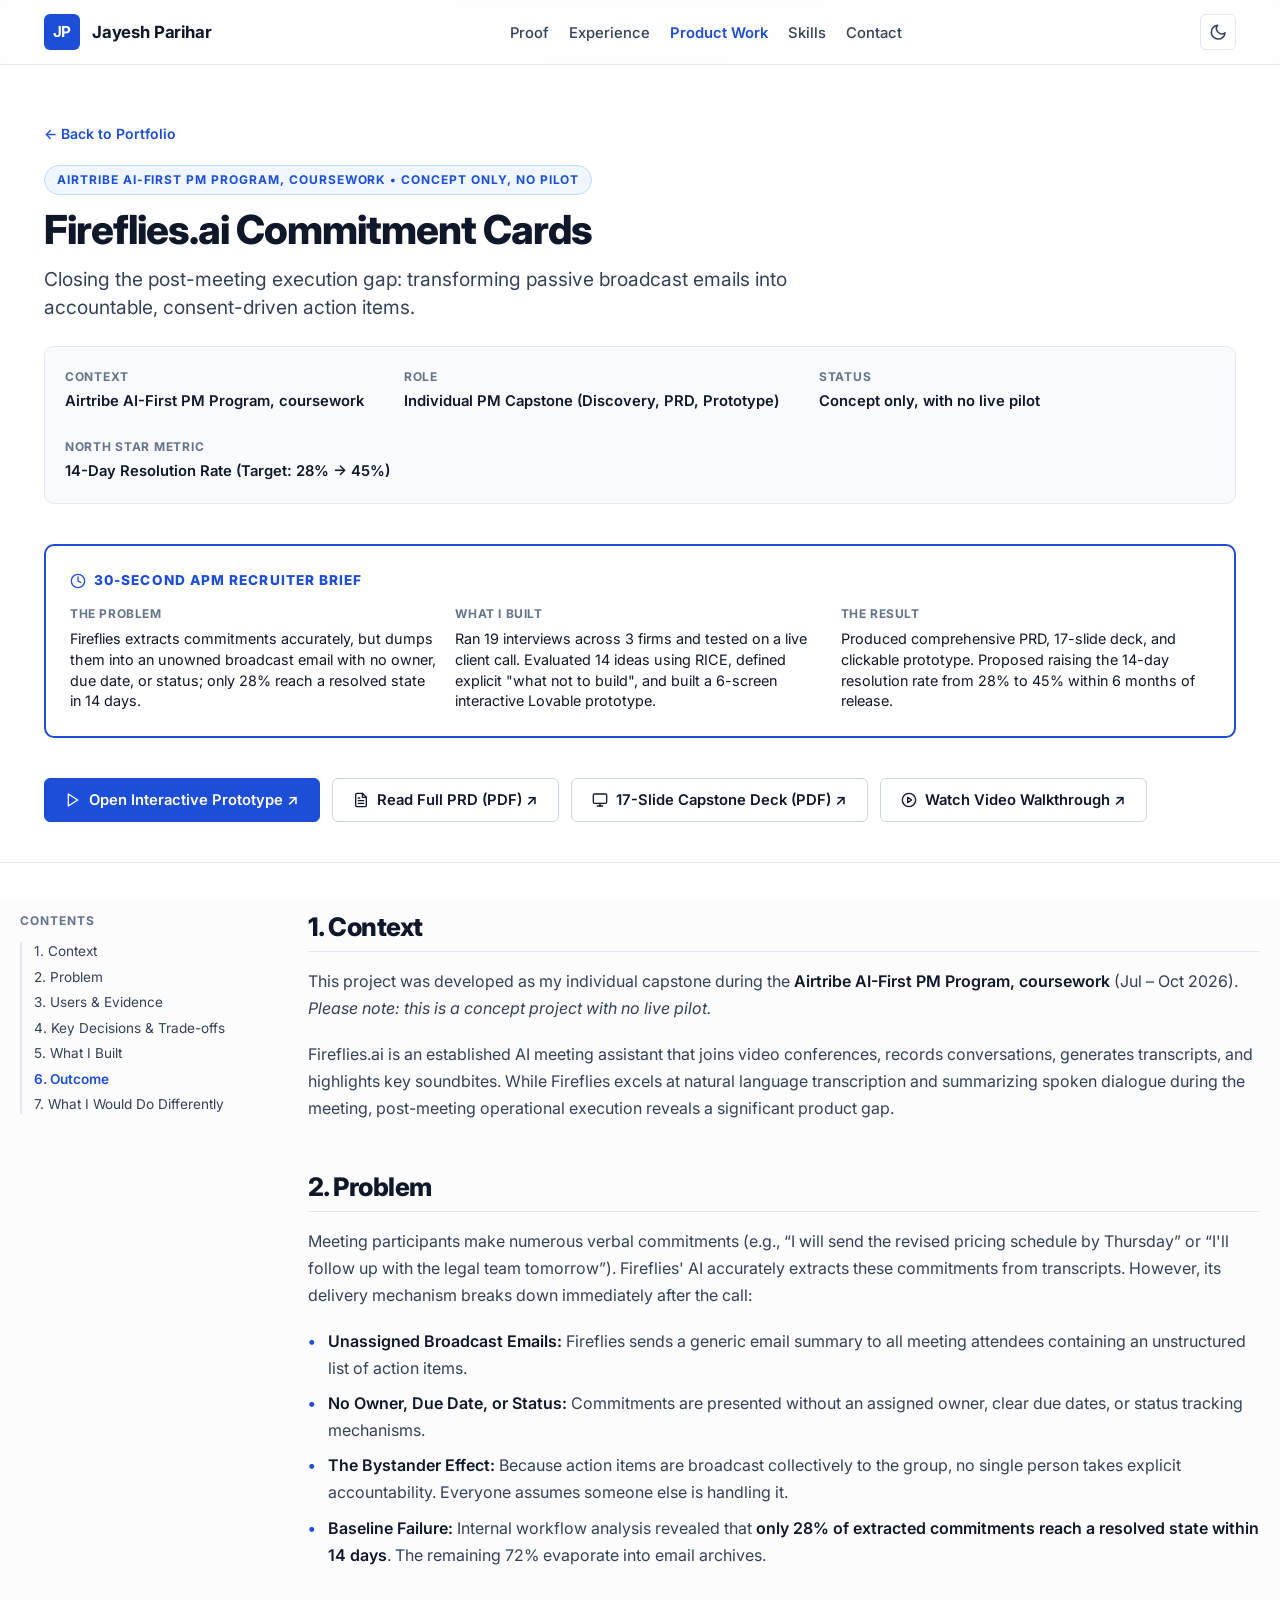
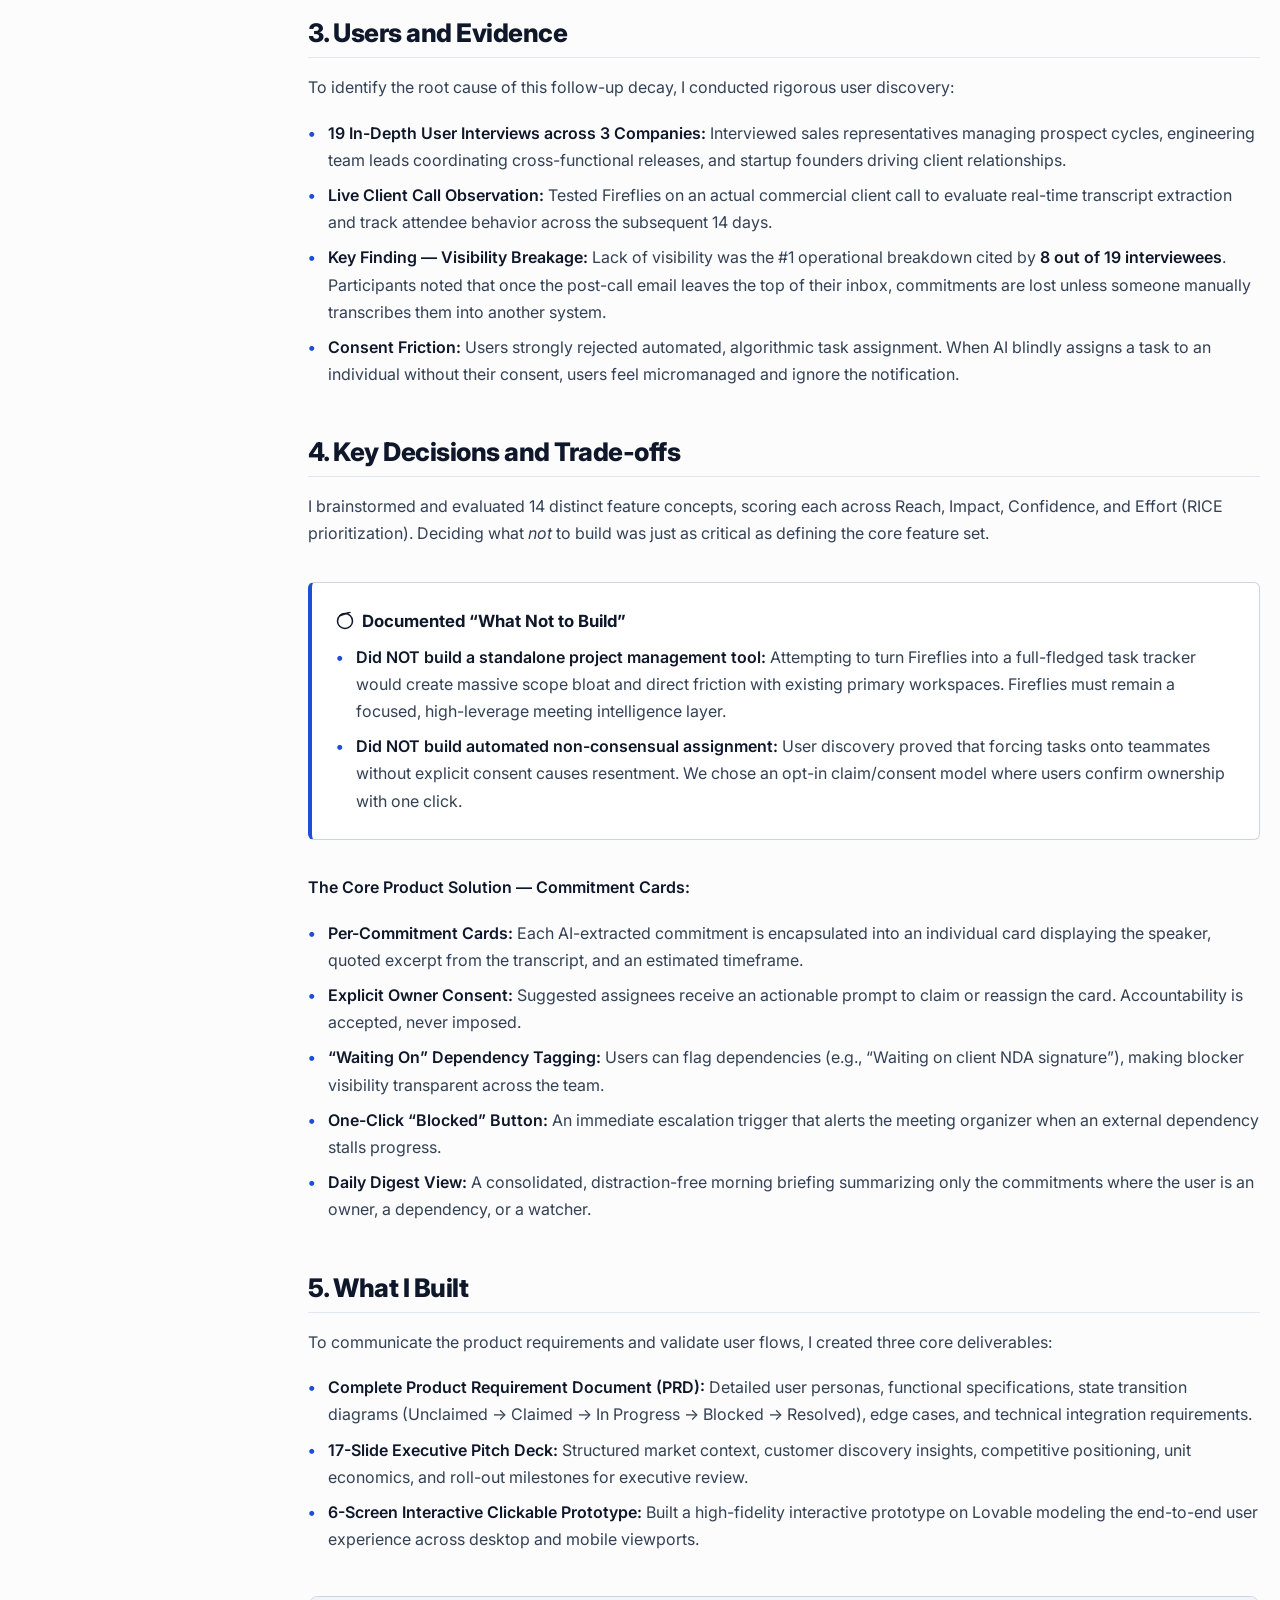
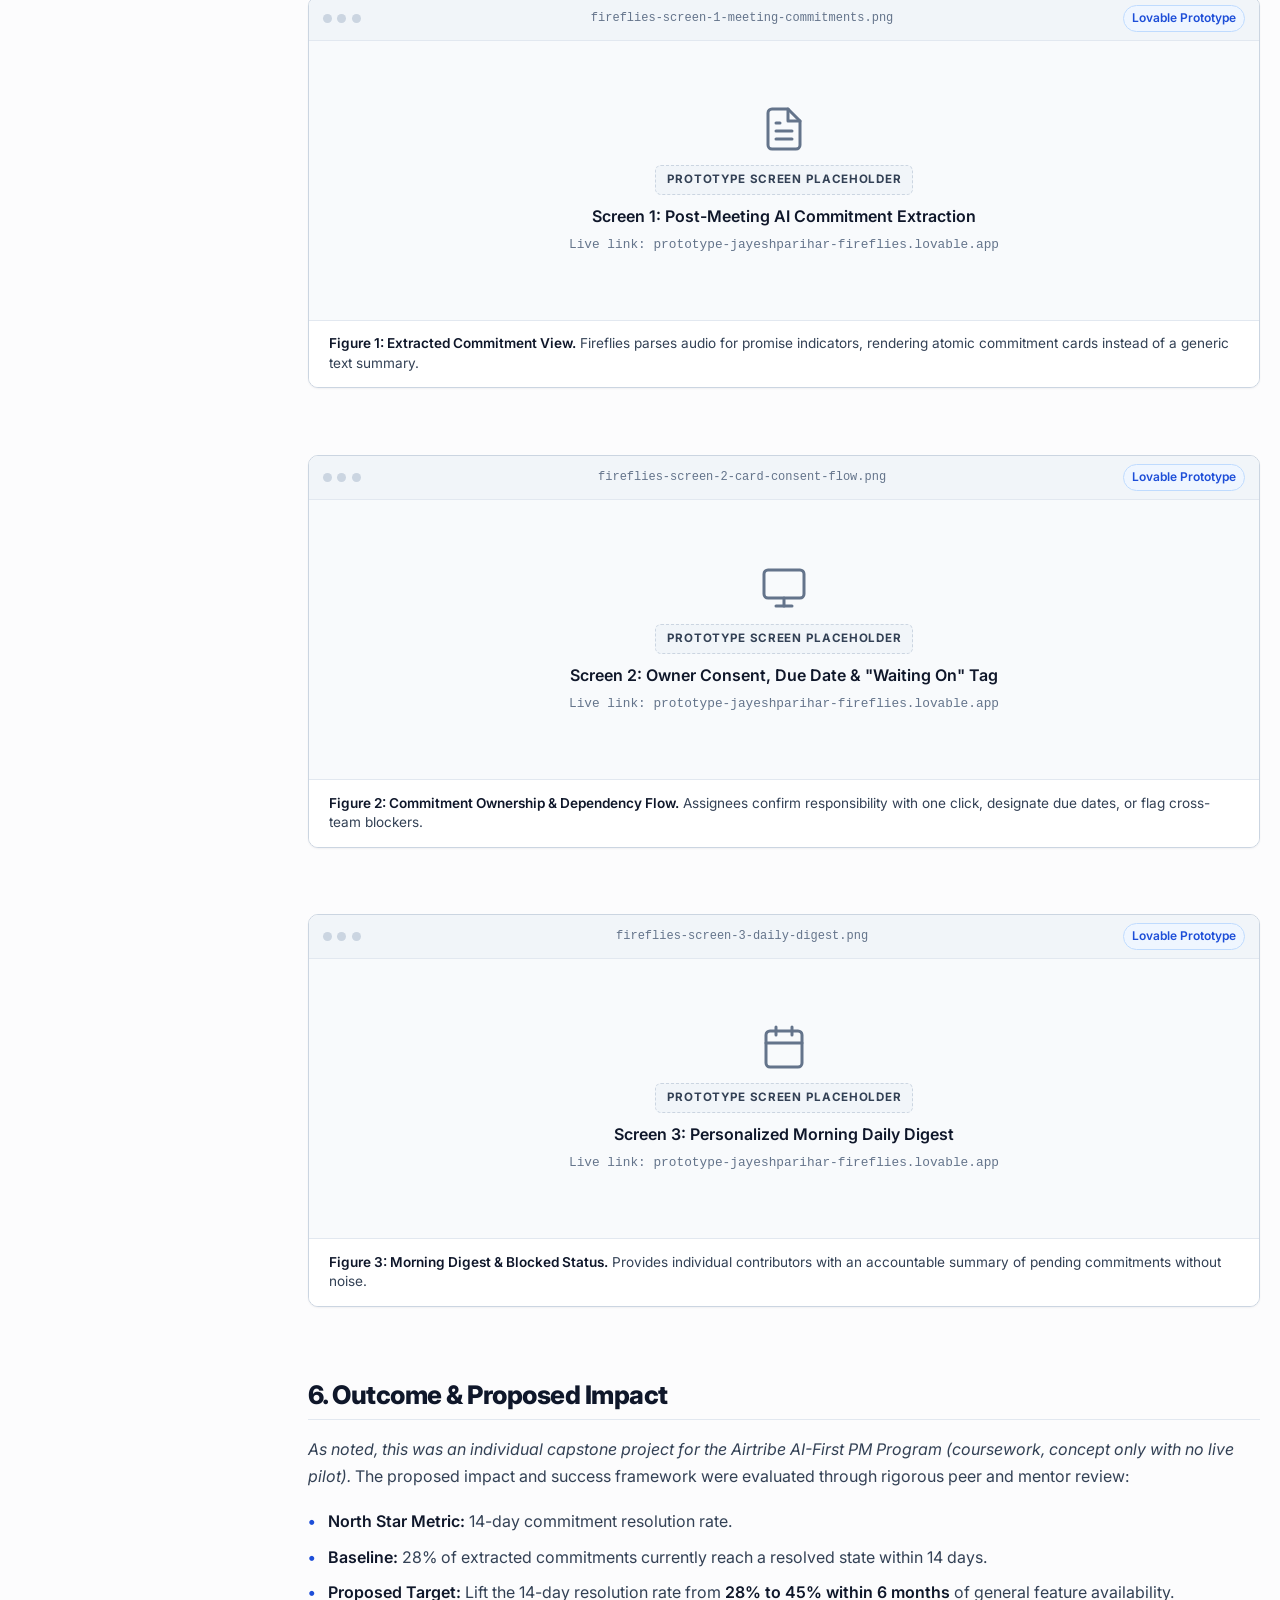
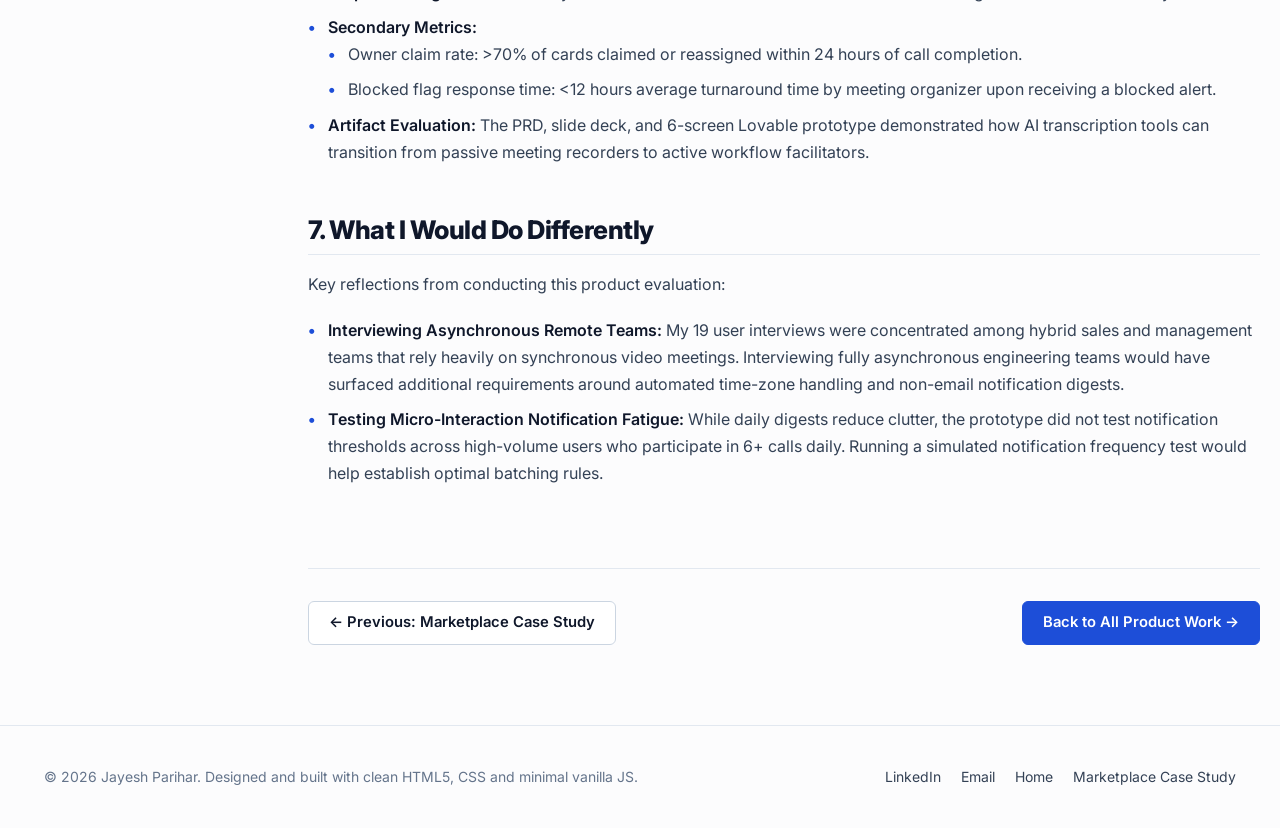
<file: fireflies.html>
<!DOCTYPE html>
<html lang="en">
<head>
  <meta charset="UTF-8">
  <meta name="viewport" content="width=device-width, initial-scale=1.0">
  <title>Fireflies.ai Commitment Cards | Product Case Study &mdash; Jayesh Parihar</title>
  <meta name="description" content="Product Case Study: Solving the post-meeting execution gap in Fireflies.ai. Grounded in 19 user interviews, RICE prioritization of 14 ideas, PRD, and 6-screen interactive prototype.">
  <link rel="canonical" href="https://jayeshpariharr.github.io/portfolio/fireflies.html">

  <!-- Open Graph -->
  <meta property="og:type" content="article">
  <meta property="og:url" content="https://jayeshpariharr.github.io/portfolio/fireflies.html">
  <meta property="og:title" content="Fireflies.ai Commitment Cards | Product Case Study">
  <meta property="og:description" content="Closing the post-meeting action gap: 19 user interviews across 3 companies, RICE prioritization, and an interactive prototype targeting 45% 14-day resolution.">
  <meta property="og:image" content="https://jayeshpariharr.github.io/portfolio/assets/images/og-image.png">
  <meta property="og:site_name" content="Jayesh Parihar Portfolio">

  <!-- Twitter Cards -->
  <meta name="twitter:card" content="summary_large_image">
  <meta name="twitter:url" content="https://jayeshpariharr.github.io/portfolio/fireflies.html">
  <meta name="twitter:title" content="Fireflies.ai Commitment Cards | Product Case Study">
  <meta name="twitter:description" content="Closing the post-meeting action gap: 19 user interviews across 3 companies, RICE prioritization, and an interactive prototype targeting 45% 14-day resolution.">
  <meta name="twitter:image" content="https://jayeshpariharr.github.io/portfolio/assets/images/og-image.png">

  <!-- Favicon -->
  <link rel="icon" type="image/svg+xml" href="favicon.svg">
  <link rel="alternate icon" type="image/x-icon" href="favicon.ico">

  <!-- Google Fonts: Inter -->
  <link rel="preconnect" href="https://fonts.googleapis.com">
  <link rel="preconnect" href="https://fonts.gstatic.com" crossorigin>
  <link href="https://fonts.googleapis.com/css2?family=Inter:wght@400;500;600;700;800&display=swap" rel="stylesheet">

  <!-- Main Stylesheet -->
  <link rel="stylesheet" href="assets/css/style.css?v=20261126-2">
</head>
<body>
  <!-- Accessible Skip Link -->
  <a href="#case-content" class="skip-link">Skip to case study content</a>

  <!-- Global Full-Page Plexus Motion Texture Background -->
  <div class="global-motion-bg" aria-hidden="true" style="position: fixed; top: 0; left: 0; width: 100vw; height: 100vh; overflow: hidden; pointer-events: none; z-index: -1;">
    <video class="global-motion-video" id="global-bg-video" autoplay muted loop playsinline preload="auto" style="position: absolute; top: 50%; left: 50%; min-width: 100%; min-height: 100%; width: 100vw; height: 100vh; transform: translate(-50%, -50%); object-fit: cover; opacity: 0.42; pointer-events: none;">
      <source src="assets/videos/plexus-motion.mp4" type="video/mp4">
    </video>
    <div class="global-motion-overlay" style="position: absolute; top: 0; left: 0; width: 100%; height: 100%; pointer-events: none;"></div>
  </div>

  <!-- Header -->
  <header class="site-header" role="banner">
    <div class="container header-inner">
      <a href="index.html" class="site-brand" aria-label="Jayesh Parihar Home">
        <span class="brand-initials">JP</span>
        <span class="brand-name">Jayesh Parihar</span>
      </a>

      <nav id="site-nav" class="site-nav" aria-label="Main navigation">
        <ul class="nav-links">
          <li><a href="index.html#proof" class="nav-link">Proof</a></li>
          <li><a href="index.html#experience" class="nav-link">Experience</a></li>
          <li><a href="index.html#work" class="nav-link active">Product Work</a></li>
          <li><a href="index.html#skills" class="nav-link">Skills</a></li>
          <li><a href="index.html#contact" class="nav-link">Contact</a></li>
        </ul>
      </nav>

      <div class="header-actions">
        <button id="theme-toggle" class="theme-toggle-btn" aria-label="Toggle theme" title="Toggle theme">
          <svg xmlns="http://www.w3.org/2000/svg" width="18" height="18" viewBox="0 0 24 24" fill="none" stroke="currentColor" stroke-width="2" stroke-linecap="round" stroke-linejoin="round" aria-hidden="true">
            <path d="M21 12.79A9 9 0 1 1 11.21 3 7 7 0 0 0 21 12.79z"></path>
          </svg>
        </button>
        <button id="mobile-nav-toggle" class="mobile-nav-toggle" aria-expanded="false" aria-label="Open navigation menu">
          <svg xmlns="http://www.w3.org/2000/svg" width="20" height="20" viewBox="0 0 24 24" fill="none" stroke="currentColor" stroke-width="2" stroke-linecap="round" stroke-linejoin="round" aria-hidden="true">
            <line x1="3" y1="12" x2="21" y2="12"></line>
            <line x1="3" y1="6" x2="21" y2="6"></line>
            <line x1="3" y1="18" x2="21" y2="18"></line>
          </svg>
        </button>
      </div>
    </div>
  </header>

  <main>
    <!-- Case Header -->
    <section class="case-header" aria-labelledby="case-heading">
      <div class="container">
        <a href="index.html#work" class="breadcrumb-nav">&larr; Back to Portfolio</a>
        <br>
        <span class="case-badge">Airtribe AI-First PM Program, coursework &bull; Concept only, no pilot</span>
        <h1 id="case-heading" class="case-title">Fireflies.ai Commitment Cards</h1>
        <p class="case-subtitle">Closing the post-meeting execution gap: transforming passive broadcast emails into accountable, consent-driven action items.</p>

        <div class="case-meta-bar">
          <div class="case-meta-unit">
            <span class="case-meta-label">Context</span>
            <span class="case-meta-val">Airtribe AI-First PM Program, coursework</span>
          </div>
          <div class="case-meta-unit">
            <span class="case-meta-label">Role</span>
            <span class="case-meta-val">Individual PM Capstone (Discovery, PRD, Prototype)</span>
          </div>
          <div class="case-meta-unit">
            <span class="case-meta-label">Status</span>
            <span class="case-meta-val">Concept only, with no live pilot</span>
          </div>
          <div class="case-meta-unit">
            <span class="case-meta-label">North Star Metric</span>
            <span class="case-meta-val">14-Day Resolution Rate (Target: 28% &rarr; 45%)</span>
          </div>
        </div>

        <!-- 30-Second Recruiter Skim Box -->
        <aside class="skim-box" aria-label="30-Second Recruiter Summary">
          <div class="skim-box-header">
            <svg xmlns="http://www.w3.org/2000/svg" width="16" height="16" viewBox="0 0 24 24" fill="none" stroke="currentColor" stroke-width="2" stroke-linecap="round" stroke-linejoin="round" aria-hidden="true"><circle cx="12" cy="12" r="10"></circle><polyline points="12 6 12 12 16 14"></polyline></svg>
            <span>30-Second APM Recruiter Brief</span>
          </div>
          <div class="skim-box-grid">
            <div class="skim-col">
              <span class="skim-col-label">The Problem</span>
              <p class="skim-col-text">Fireflies extracts commitments accurately, but dumps them into an unowned broadcast email with no owner, due date, or status; only 28% reach a resolved state in 14 days.</p>
            </div>
            <div class="skim-col">
              <span class="skim-col-label">What I Built</span>
              <p class="skim-col-text">Ran 19 interviews across 3 firms and tested on a live client call. Evaluated 14 ideas using RICE, defined explicit "what not to build", and built a 6-screen interactive Lovable prototype.</p>
            </div>
            <div class="skim-col">
              <span class="skim-col-label">The Result</span>
              <p class="skim-col-text">Produced comprehensive PRD, 17-slide deck, and clickable prototype. Proposed raising the 14-day resolution rate from 28% to 45% within 6 months of release.</p>
            </div>
          </div>
        </aside>

        <!-- Artifact Links Bar -->
        <div class="btn-group" style="margin-top: 1.5rem; flex-wrap: wrap; gap: 0.75rem;">
          <a href="https://prototype-jayeshparihar-fireflies.lovable.app/" target="_blank" rel="noopener noreferrer" class="btn btn-primary">
            <svg xmlns="http://www.w3.org/2000/svg" width="16" height="16" viewBox="0 0 24 24" fill="none" stroke="currentColor" stroke-width="2" stroke-linecap="round" stroke-linejoin="round" aria-hidden="true"><polygon points="5 3 19 12 5 21 5 3"></polygon></svg>
            Open Interactive Prototype &nearr;
          </a>
          <a href="assets/docs/Fireflies_Commitment_Cards_PRD.pdf" target="_blank" rel="noopener noreferrer" class="btn btn-secondary">
            <svg xmlns="http://www.w3.org/2000/svg" width="16" height="16" viewBox="0 0 24 24" fill="none" stroke="currentColor" stroke-width="2" stroke-linecap="round" stroke-linejoin="round" aria-hidden="true"><path d="M14 2H6a2 2 0 0 0-2 2v16a2 2 0 0 0 2 2h12a2 2 0 0 0 2-2V8z"></path><polyline points="14 2 14 8 20 8"></polyline><line x1="16" y1="13" x2="8" y2="13"></line><line x1="16" y1="17" x2="8" y2="17"></line><polyline points="10 9 9 9 8 9"></polyline></svg>
            Read Full PRD (PDF) &nearr;
          </a>
          <a href="assets/docs/Fireflies_Product_Capstone_Deck.pdf" target="_blank" rel="noopener noreferrer" class="btn btn-secondary">
            <svg xmlns="http://www.w3.org/2000/svg" width="16" height="16" viewBox="0 0 24 24" fill="none" stroke="currentColor" stroke-width="2" stroke-linecap="round" stroke-linejoin="round" aria-hidden="true"><rect x="2" y="3" width="20" height="14" rx="2" ry="2"></rect><line x1="8" y1="21" x2="16" y2="21"></line><line x1="12" y1="17" x2="12" y2="21"></line></svg>
            17-Slide Capstone Deck (PDF) &nearr;
          </a>
          <a href="https://docs.google.com/videos/d/1QSgAdmdterJbTSX83XRY1lEwKf9WvQEogKgqtLzk15k/play?usp=sharing" target="_blank" rel="noopener noreferrer" class="btn btn-secondary">
            <svg xmlns="http://www.w3.org/2000/svg" width="16" height="16" viewBox="0 0 24 24" fill="none" stroke="currentColor" stroke-width="2" stroke-linecap="round" stroke-linejoin="round" aria-hidden="true"><circle cx="12" cy="12" r="10"></circle><polygon points="10 8 16 12 10 16 10 8"></polygon></svg>
            Watch Video Walkthrough &nearr;
          </a>
        </div>
      </div>
    </section>

    <!-- Case Study Body: Sticky TOC + Content Stream -->
    <div class="container case-body-layout">
      <!-- Table of Contents -->
      <nav class="case-toc" aria-label="Case study sections">
        <div class="case-toc-title">Contents</div>
        <ul class="case-toc-list">
          <li><a href="#context" class="case-toc-link">1. Context</a></li>
          <li><a href="#problem" class="case-toc-link">2. Problem</a></li>
          <li><a href="#users-evidence" class="case-toc-link">3. Users &amp; Evidence</a></li>
          <li><a href="#decisions-tradeoffs" class="case-toc-link">4. Key Decisions &amp; Trade-offs</a></li>
          <li><a href="#what-i-built" class="case-toc-link">5. What I Built</a></li>
          <li><a href="#outcome" class="case-toc-link">6. Outcome</a></li>
          <li><a href="#retrospective" class="case-toc-link">7. What I Would Do Differently</a></li>
        </ul>
      </nav>

      <!-- Main Case Content -->
      <article id="case-content" class="case-content">
        <!-- 1. Context -->
        <section id="context" class="case-section" aria-labelledby="heading-context">
          <h2 id="heading-context" class="case-section-title">1. Context</h2>
          <div class="case-prose">
            <p>This project was developed as my individual capstone during the <strong>Airtribe AI-First PM Program, coursework</strong> (Jul &ndash; Oct 2026). <em>Please note: this is a concept project with no live pilot.</em></p>
            <p>Fireflies.ai is an established AI meeting assistant that joins video conferences, records conversations, generates transcripts, and highlights key soundbites. While Fireflies excels at natural language transcription and summarizing spoken dialogue during the meeting, post-meeting operational execution reveals a significant product gap.</p>
          </div>
        </section>

        <!-- 2. Problem -->
        <section id="problem" class="case-section" aria-labelledby="heading-problem">
          <h2 id="heading-problem" class="case-section-title">2. Problem</h2>
          <div class="case-prose">
            <p>Meeting participants make numerous verbal commitments (e.g., &ldquo;I will send the revised pricing schedule by Thursday&rdquo; or &ldquo;I'll follow up with the legal team tomorrow&rdquo;). Fireflies' AI accurately extracts these commitments from transcripts. However, its delivery mechanism breaks down immediately after the call:</p>
            <ul>
              <li><strong>Unassigned Broadcast Emails:</strong> Fireflies sends a generic email summary to all meeting attendees containing an unstructured list of action items.</li>
              <li><strong>No Owner, Due Date, or Status:</strong> Commitments are presented without an assigned owner, clear due dates, or status tracking mechanisms.</li>
              <li><strong>The Bystander Effect:</strong> Because action items are broadcast collectively to the group, no single person takes explicit accountability. Everyone assumes someone else is handling it.</li>
              <li><strong>Baseline Failure:</strong> Internal workflow analysis revealed that <strong>only 28% of extracted commitments reach a resolved state within 14 days</strong>. The remaining 72% evaporate into email archives.</li>
            </ul>
          </div>
        </section>

        <!-- 3. Users and Evidence -->
        <section id="users-evidence" class="case-section" aria-labelledby="heading-users">
          <h2 id="heading-users" class="case-section-title">3. Users and Evidence</h2>
          <div class="case-prose">
            <p>To identify the root cause of this follow-up decay, I conducted rigorous user discovery:</p>
            <ul>
              <li><strong>19 In-Depth User Interviews across 3 Companies:</strong> Interviewed sales representatives managing prospect cycles, engineering team leads coordinating cross-functional releases, and startup founders driving client relationships.</li>
              <li><strong>Live Client Call Observation:</strong> Tested Fireflies on an actual commercial client call to evaluate real-time transcript extraction and track attendee behavior across the subsequent 14 days.</li>
              <li><strong>Key Finding &mdash; Visibility Breakage:</strong> Lack of visibility was the #1 operational breakdown cited by <strong>8 out of 19 interviewees</strong>. Participants noted that once the post-call email leaves the top of their inbox, commitments are lost unless someone manually transcribes them into another system.</li>
              <li><strong>Consent Friction:</strong> Users strongly rejected automated, algorithmic task assignment. When AI blindly assigns a task to an individual without their consent, users feel micromanaged and ignore the notification.</li>
            </ul>
          </div>
        </section>

        <!-- 4. Key Decisions and Trade-offs -->
        <section id="decisions-tradeoffs" class="case-section" aria-labelledby="heading-decisions">
          <h2 id="heading-decisions" class="case-section-title">4. Key Decisions and Trade-offs</h2>
          <div class="case-prose">
            <p>I brainstormed and evaluated 14 distinct feature concepts, scoring each across Reach, Impact, Confidence, and Effort (RICE prioritization). Deciding what <em>not</em> to build was just as critical as defining the core feature set.</p>

            <div class="tradeoff-box">
              <h3 class="tradeoff-box-title">
                <svg xmlns="http://www.w3.org/2000/svg" width="18" height="18" viewBox="0 0 24 24" fill="none" stroke="currentColor" stroke-width="2" stroke-linecap="round" stroke-linejoin="round" aria-hidden="true"><circle cx="12" cy="12" r="10"></circle><line x1="4.93" y1="4.93" x2="19.07" y1="19.07"></line></svg>
                Documented &ldquo;What Not to Build&rdquo;
              </h3>
              <ul>
                <li><strong>Did NOT build a standalone project management tool:</strong> Attempting to turn Fireflies into a full-fledged task tracker would create massive scope bloat and direct friction with existing primary workspaces. Fireflies must remain a focused, high-leverage meeting intelligence layer.</li>
                <li><strong>Did NOT build automated non-consensual assignment:</strong> User discovery proved that forcing tasks onto teammates without explicit consent causes resentment. We chose an opt-in claim/consent model where users confirm ownership with one click.</li>
              </ul>
            </div>

            <p><strong>The Core Product Solution &mdash; Commitment Cards:</strong></p>
            <ul>
              <li><strong>Per-Commitment Cards:</strong> Each AI-extracted commitment is encapsulated into an individual card displaying the speaker, quoted excerpt from the transcript, and an estimated timeframe.</li>
              <li><strong>Explicit Owner Consent:</strong> Suggested assignees receive an actionable prompt to claim or reassign the card. Accountability is accepted, never imposed.</li>
              <li><strong>&ldquo;Waiting On&rdquo; Dependency Tagging:</strong> Users can flag dependencies (e.g., &ldquo;Waiting on client NDA signature&rdquo;), making blocker visibility transparent across the team.</li>
              <li><strong>One-Click &ldquo;Blocked&rdquo; Button:</strong> An immediate escalation trigger that alerts the meeting organizer when an external dependency stalls progress.</li>
              <li><strong>Daily Digest View:</strong> A consolidated, distraction-free morning briefing summarizing only the commitments where the user is an owner, a dependency, or a watcher.</li>
            </ul>
          </div>
        </section>

        <!-- 5. What I Built -->
        <section id="what-i-built" class="case-section" aria-labelledby="heading-built">
          <h2 id="heading-built" class="case-section-title">5. What I Built</h2>
          <div class="case-prose">
            <p>To communicate the product requirements and validate user flows, I created three core deliverables:</p>
            <ul>
              <li><strong>Complete Product Requirement Document (PRD):</strong> Detailed user personas, functional specifications, state transition diagrams (Unclaimed &rarr; Claimed &rarr; In Progress &rarr; Blocked &rarr; Resolved), edge cases, and technical integration requirements.</li>
              <li><strong>17-Slide Executive Pitch Deck:</strong> Structured market context, customer discovery insights, competitive positioning, unit economics, and roll-out milestones for executive review.</li>
              <li><strong>6-Screen Interactive Clickable Prototype:</strong> Built a high-fidelity interactive prototype on Lovable modeling the end-to-end user experience across desktop and mobile viewports.</li>
            </ul>

            <!-- Prototype Screen Placeholders -->
            <figure class="screen-placeholder">
              <div class="screen-placeholder-bar">
                <div class="screen-placeholder-dots" aria-hidden="true">
                  <span class="screen-placeholder-dot"></span>
                  <span class="screen-placeholder-dot"></span>
                  <span class="screen-placeholder-dot"></span>
                </div>
                <span class="screen-placeholder-title">fireflies-screen-1-meeting-commitments.png</span>
                <span class="brand-badge">Lovable Prototype</span>
              </div>
              <div class="screen-placeholder-canvas">
                <svg class="screen-placeholder-icon" xmlns="http://www.w3.org/2000/svg" viewBox="0 0 24 24" fill="none" stroke="currentColor" stroke-width="1.5" stroke-linecap="round" stroke-linejoin="round" aria-hidden="true">
                  <path d="M14 2H6a2 2 0 0 0-2 2v16a2 2 0 0 0 2 2h12a2 2 0 0 0 2-2V8z"></path>
                  <polyline points="14 2 14 8 20 8"></polyline>
                  <line x1="16" y1="13" x2="8" y2="13"></line>
                  <line x1="16" y1="17" x2="8" y2="17"></line>
                  <polyline points="10 9 9 9 8 9"></polyline>
                </svg>
                <span class="screen-placeholder-badge">Prototype Screen Placeholder</span>
                <p><strong>Screen 1: Post-Meeting AI Commitment Extraction</strong></p>
                <!-- TODO: Replace placeholder with sanitized screen image -->
                <span class="screen-placeholder-specs">Live link: prototype-jayeshparihar-fireflies.lovable.app</span>
              </div>
              <figcaption class="screen-placeholder-caption">
                <strong>Figure 1: Extracted Commitment View.</strong> Fireflies parses audio for promise indicators, rendering atomic commitment cards instead of a generic text summary.
              </figcaption>
            </figure>

            <figure class="screen-placeholder">
              <div class="screen-placeholder-bar">
                <div class="screen-placeholder-dots" aria-hidden="true">
                  <span class="screen-placeholder-dot"></span>
                  <span class="screen-placeholder-dot"></span>
                  <span class="screen-placeholder-dot"></span>
                </div>
                <span class="screen-placeholder-title">fireflies-screen-2-card-consent-flow.png</span>
                <span class="brand-badge">Lovable Prototype</span>
              </div>
              <div class="screen-placeholder-canvas">
                <svg class="screen-placeholder-icon" xmlns="http://www.w3.org/2000/svg" viewBox="0 0 24 24" fill="none" stroke="currentColor" stroke-width="1.5" stroke-linecap="round" stroke-linejoin="round" aria-hidden="true">
                  <rect x="2" y="3" width="20" height="14" rx="2" ry="2"></rect>
                  <line x1="8" y1="21" x2="16" y2="21"></line>
                  <line x1="12" y1="17" x2="12" y2="21"></line>
                </svg>
                <span class="screen-placeholder-badge">Prototype Screen Placeholder</span>
                <p><strong>Screen 2: Owner Consent, Due Date &amp; "Waiting On" Tag</strong></p>
                <!-- TODO: Replace placeholder with sanitized screen image -->
                <span class="screen-placeholder-specs">Live link: prototype-jayeshparihar-fireflies.lovable.app</span>
              </div>
              <figcaption class="screen-placeholder-caption">
                <strong>Figure 2: Commitment Ownership &amp; Dependency Flow.</strong> Assignees confirm responsibility with one click, designate due dates, or flag cross-team blockers.
              </figcaption>
            </figure>

            <figure class="screen-placeholder">
              <div class="screen-placeholder-bar">
                <div class="screen-placeholder-dots" aria-hidden="true">
                  <span class="screen-placeholder-dot"></span>
                  <span class="screen-placeholder-dot"></span>
                  <span class="screen-placeholder-dot"></span>
                </div>
                <span class="screen-placeholder-title">fireflies-screen-3-daily-digest.png</span>
                <span class="brand-badge">Lovable Prototype</span>
              </div>
              <div class="screen-placeholder-canvas">
                <svg class="screen-placeholder-icon" xmlns="http://www.w3.org/2000/svg" viewBox="0 0 24 24" fill="none" stroke="currentColor" stroke-width="1.5" stroke-linecap="round" stroke-linejoin="round" aria-hidden="true">
                  <rect x="3" y="4" width="18" height="18" rx="2" ry="2"></rect>
                  <line x1="16" y1="2" x2="16" y2="6"></line>
                  <line x1="8" y1="2" x2="8" y2="6"></line>
                  <line x1="3" y1="10" x2="21" y2="10"></line>
                </svg>
                <span class="screen-placeholder-badge">Prototype Screen Placeholder</span>
                <p><strong>Screen 3: Personalized Morning Daily Digest</strong></p>
                <!-- TODO: Replace placeholder with sanitized screen image -->
                <span class="screen-placeholder-specs">Live link: prototype-jayeshparihar-fireflies.lovable.app</span>
              </div>
              <figcaption class="screen-placeholder-caption">
                <strong>Figure 3: Morning Digest &amp; Blocked Status.</strong> Provides individual contributors with an accountable summary of pending commitments without noise.
              </figcaption>
            </figure>
          </div>
        </section>

        <!-- 6. Outcome -->
        <section id="outcome" class="case-section" aria-labelledby="heading-outcome">
          <h2 id="heading-outcome" class="case-section-title">6. Outcome &amp; Proposed Impact</h2>
          <div class="case-prose">
            <p><em>As noted, this was an individual capstone project for the Airtribe AI-First PM Program (coursework, concept only with no live pilot).</em> The proposed impact and success framework were evaluated through rigorous peer and mentor review:</p>
            <ul>
              <li><strong>North Star Metric:</strong> 14-day commitment resolution rate.</li>
              <li><strong>Baseline:</strong> 28% of extracted commitments currently reach a resolved state within 14 days.</li>
              <li><strong>Proposed Target:</strong> Lift the 14-day resolution rate from <strong>28% to 45% within 6 months</strong> of general feature availability.</li>
              <li><strong>Secondary Metrics:</strong>
                <ul>
                  <li>Owner claim rate: &gt;70% of cards claimed or reassigned within 24 hours of call completion.</li>
                  <li>Blocked flag response time: &lt;12 hours average turnaround time by meeting organizer upon receiving a blocked alert.</li>
                </ul>
              </li>
              <li><strong>Artifact Evaluation:</strong> The PRD, slide deck, and 6-screen Lovable prototype demonstrated how AI transcription tools can transition from passive meeting recorders to active workflow facilitators.</li>
            </ul>
          </div>
        </section>

        <!-- 7. What I Would Do Differently -->
        <section id="retrospective" class="case-section" aria-labelledby="heading-retrospective">
          <h2 id="heading-retrospective" class="case-section-title">7. What I Would Do Differently</h2>
          <div class="case-prose">
            <p>Key reflections from conducting this product evaluation:</p>
            <ul>
              <li><strong>Interviewing Asynchronous Remote Teams:</strong> My 19 user interviews were concentrated among hybrid sales and management teams that rely heavily on synchronous video meetings. Interviewing fully asynchronous engineering teams would have surfaced additional requirements around automated time-zone handling and non-email notification digests.</li>
              <li><strong>Testing Micro-Interaction Notification Fatigue:</strong> While daily digests reduce clutter, the prototype did not test notification thresholds across high-volume users who participate in 6+ calls daily. Running a simulated notification frequency test would help establish optimal batching rules.</li>
            </ul>
          </div>
        </section>

        <!-- Case Footer Navigation -->
        <div style="border-top: 1px solid var(--border-light); padding-top: 2rem; margin-top: 2rem; display: flex; justify-content: space-between; align-items: center; flex-wrap: wrap; gap: 1rem;">
          <a href="marketplace.html" class="btn btn-secondary">&larr; Previous: Marketplace Case Study</a>
          <a href="index.html#work" class="btn btn-primary">Back to All Product Work &rarr;</a>
        </div>
      </article>
    </div>
  </main>

  <!-- Site Footer -->
  <footer class="site-footer" role="contentinfo">
    <div class="container footer-inner">
      <p>&copy; 2026 Jayesh Parihar. Designed and built with clean HTML5, CSS and minimal vanilla JS.</p>
      <ul class="footer-links">
        <li><a href="https://linkedin.com/in/jayeshparihar" target="_blank" rel="noopener noreferrer">LinkedIn</a></li>
        <li><a href="mailto:pariharjayesh1092@gmail.com">Email</a></li>
        <li><a href="index.html">Home</a></li>
        <li><a href="marketplace.html">Marketplace Case Study</a></li>
      </ul>
    </div>
  </footer>

  <script src="assets/js/main.js?v=20261126-2"></script>
</body>
</html>
</file>
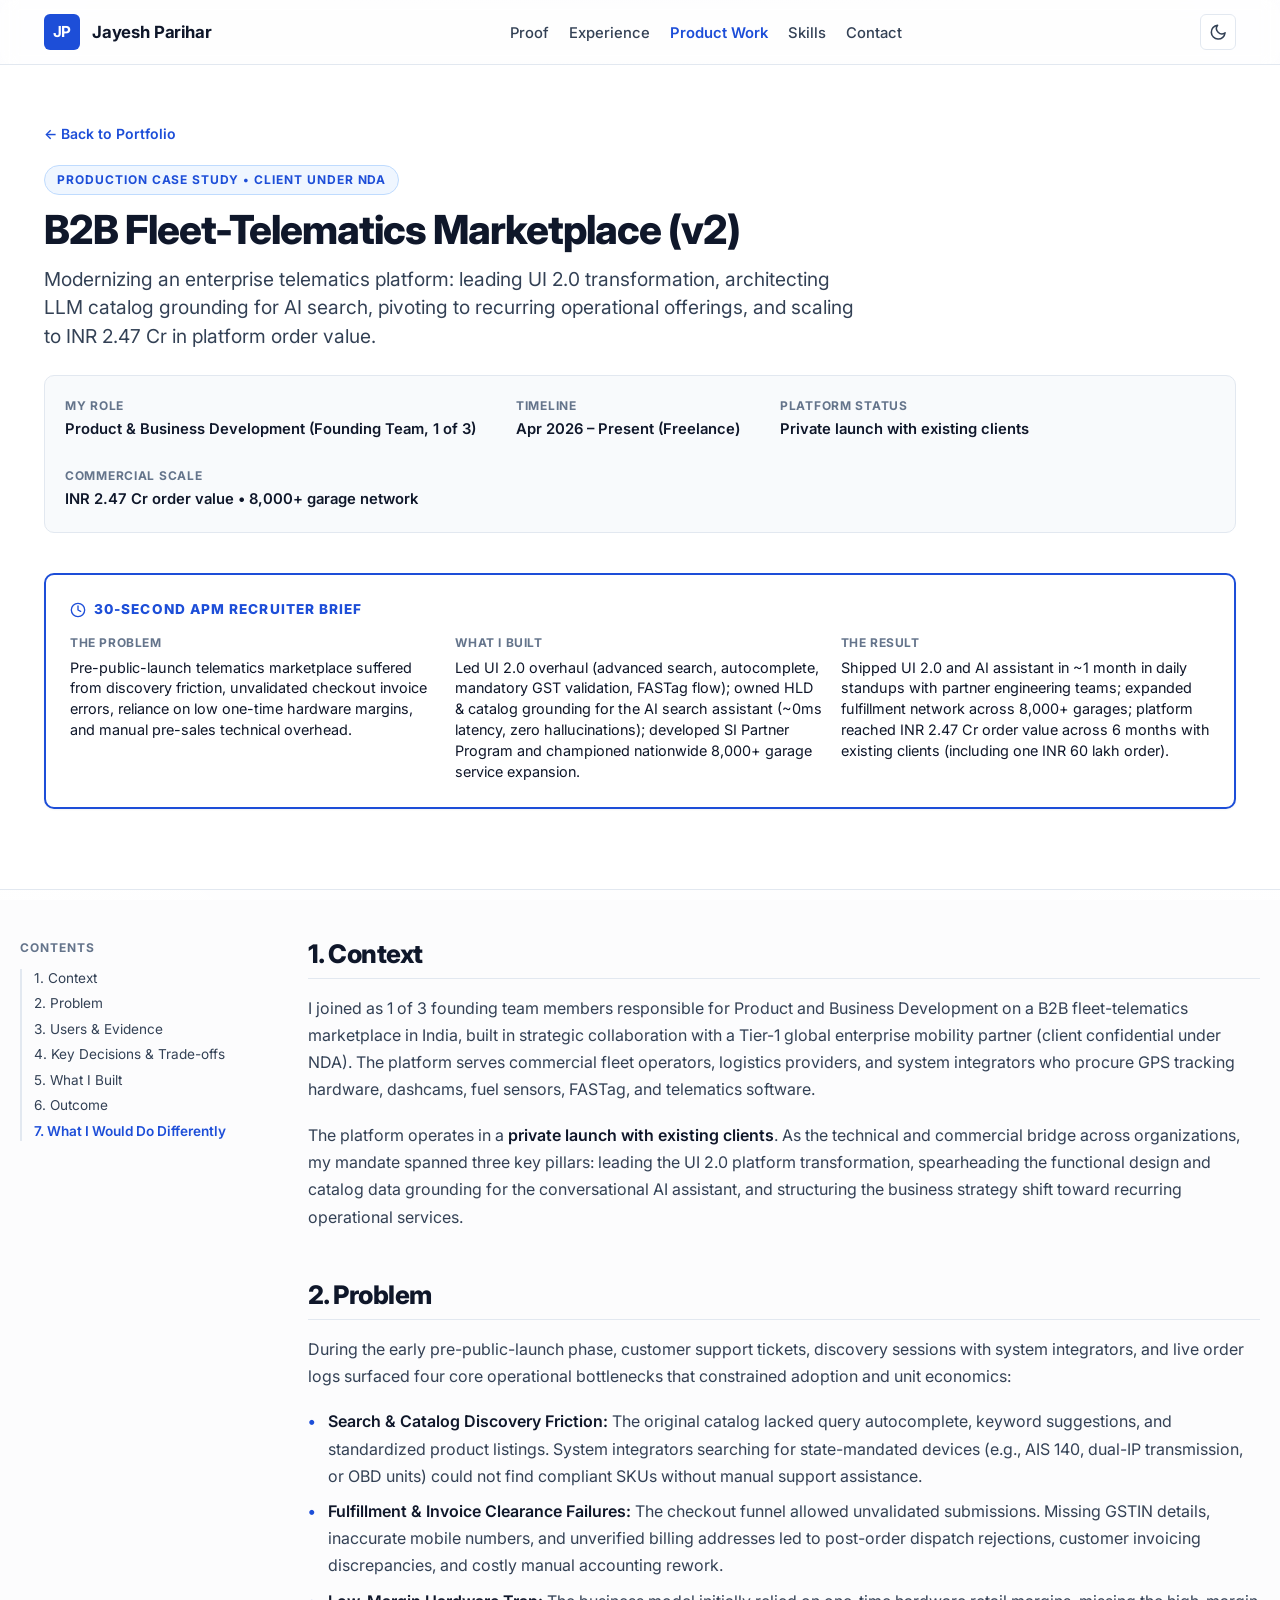
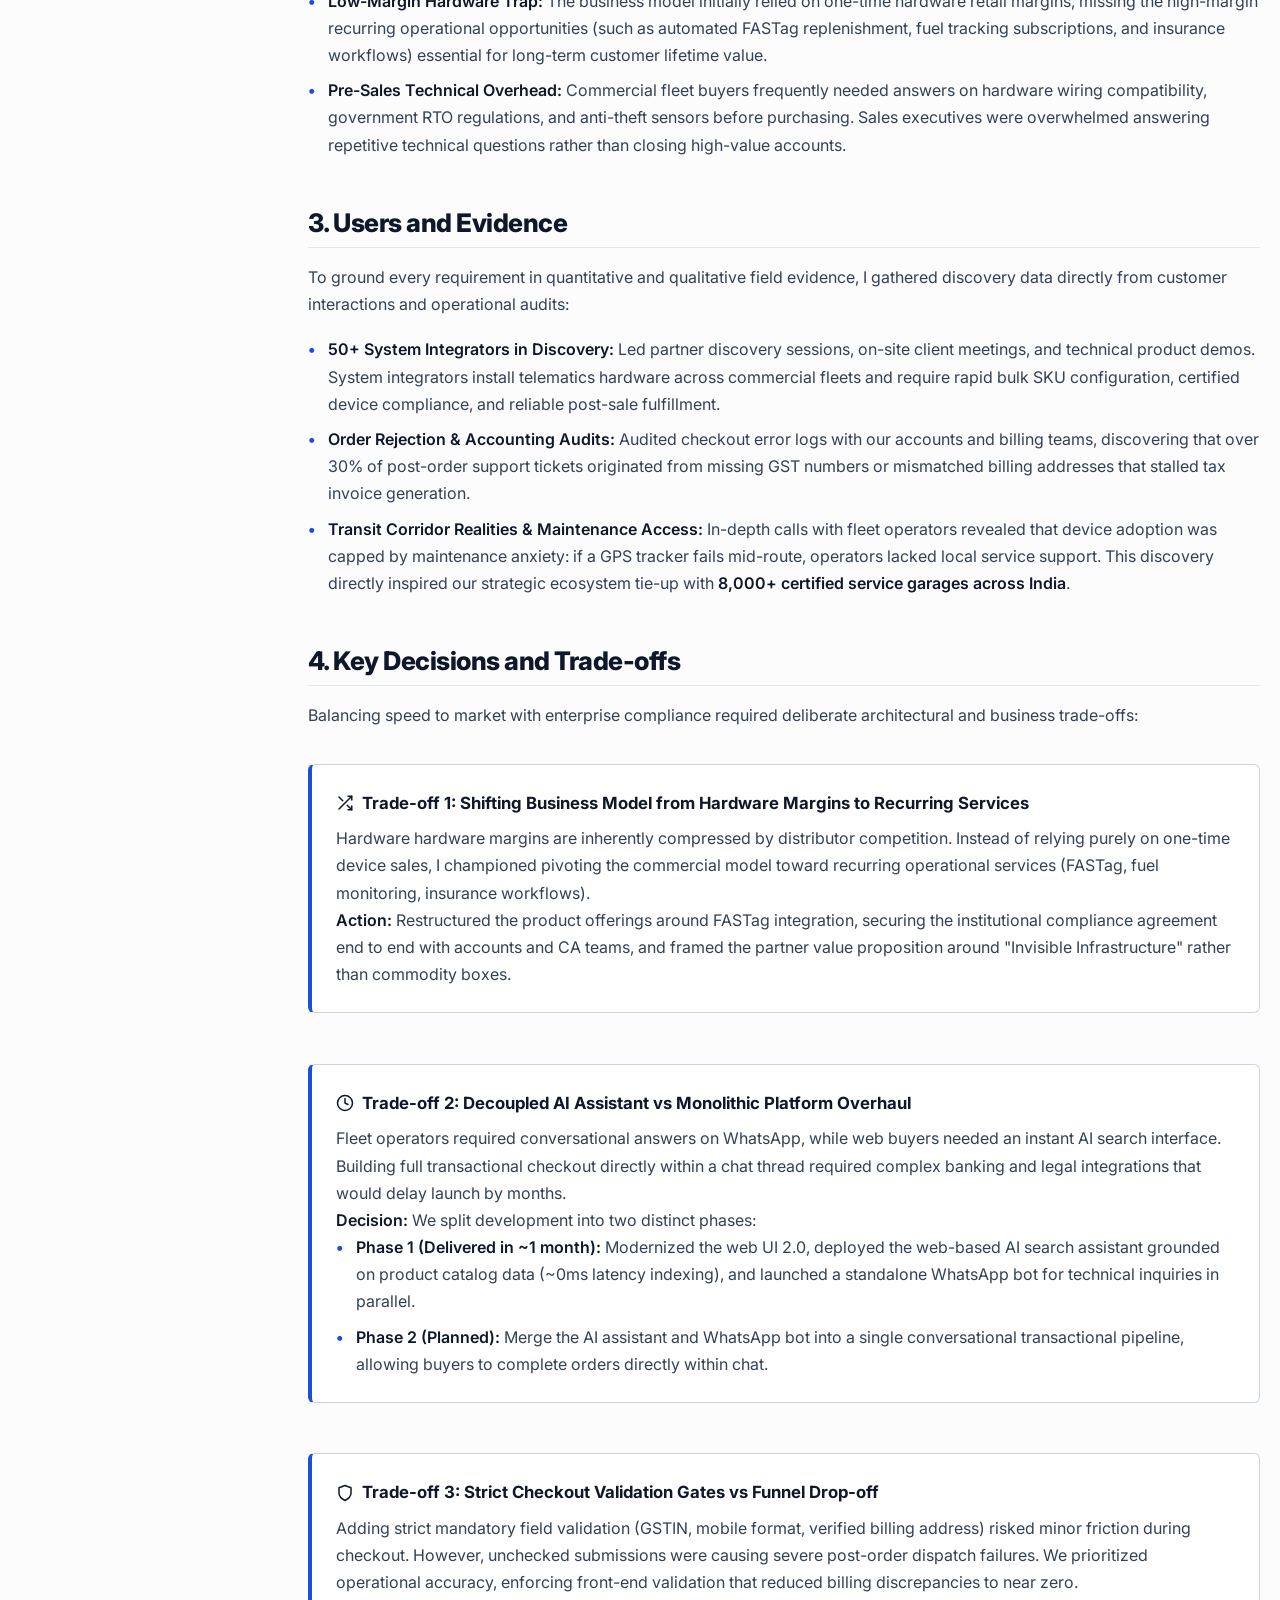
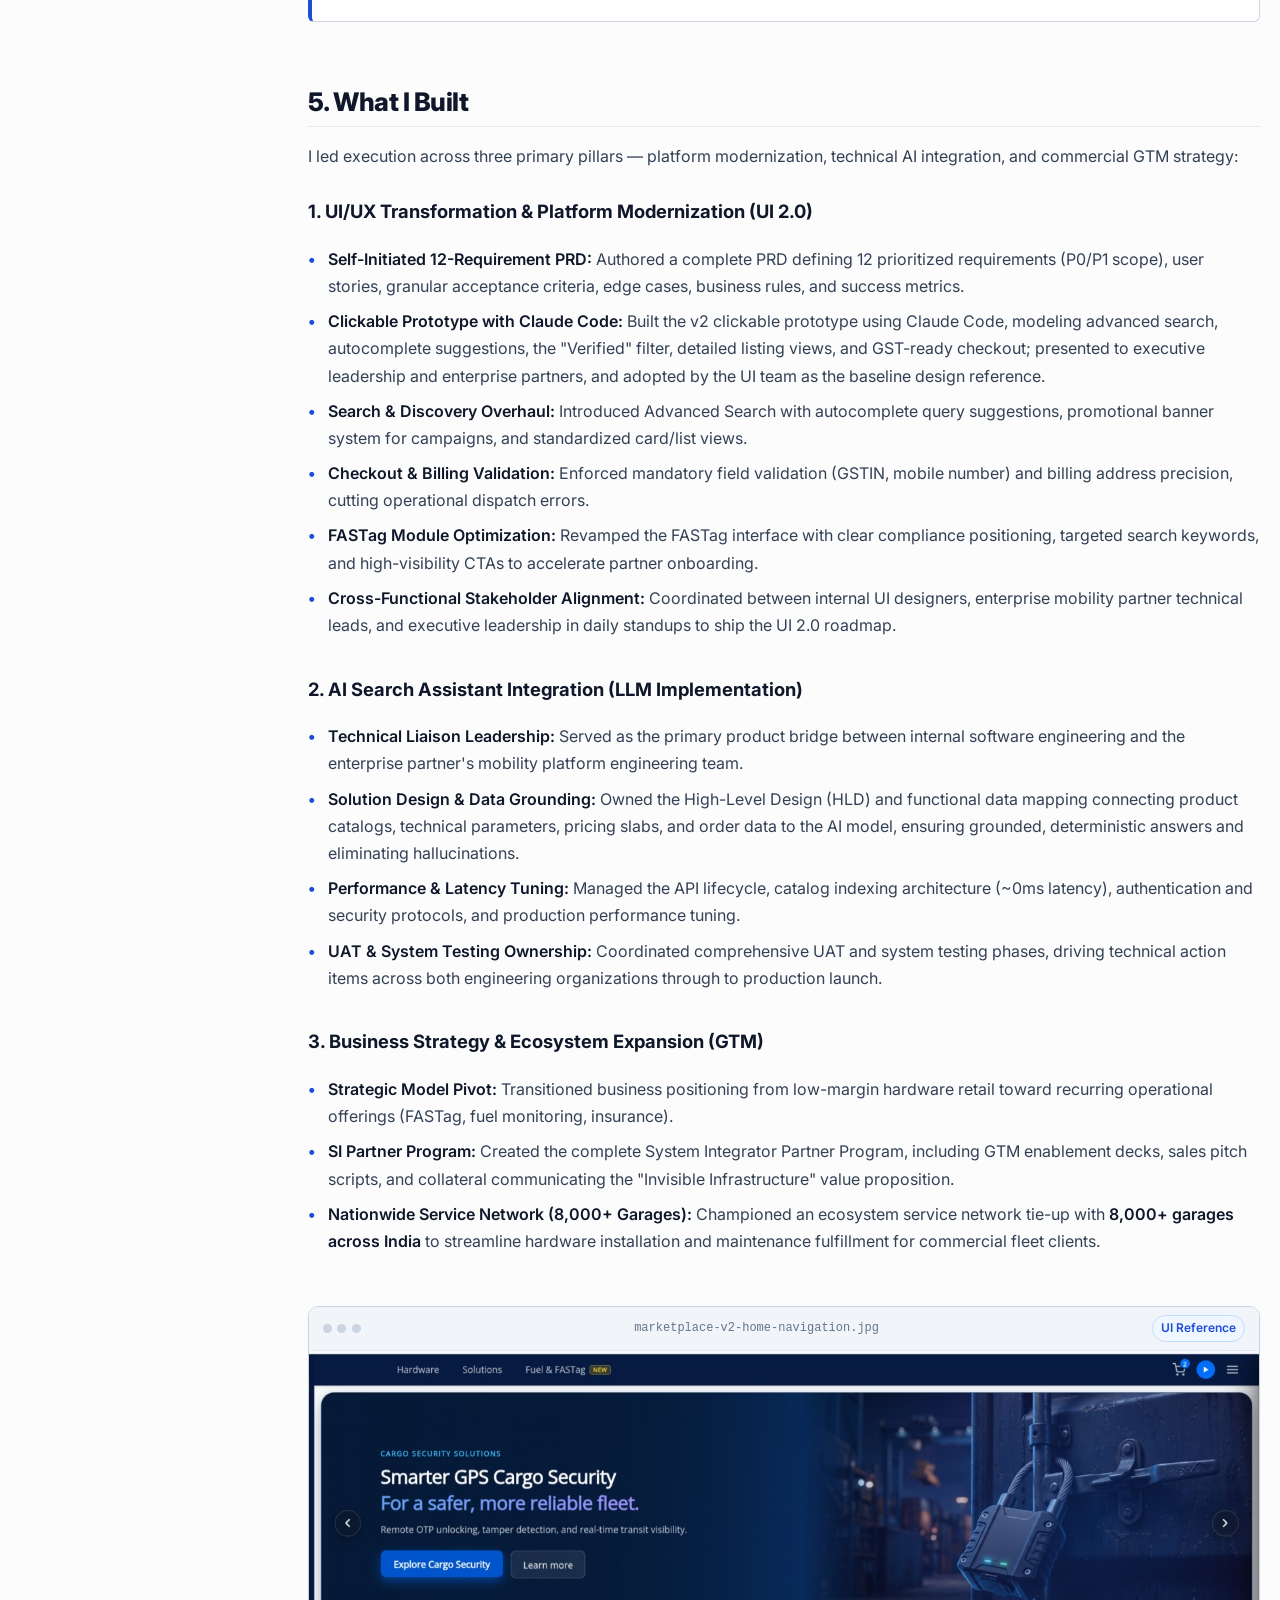
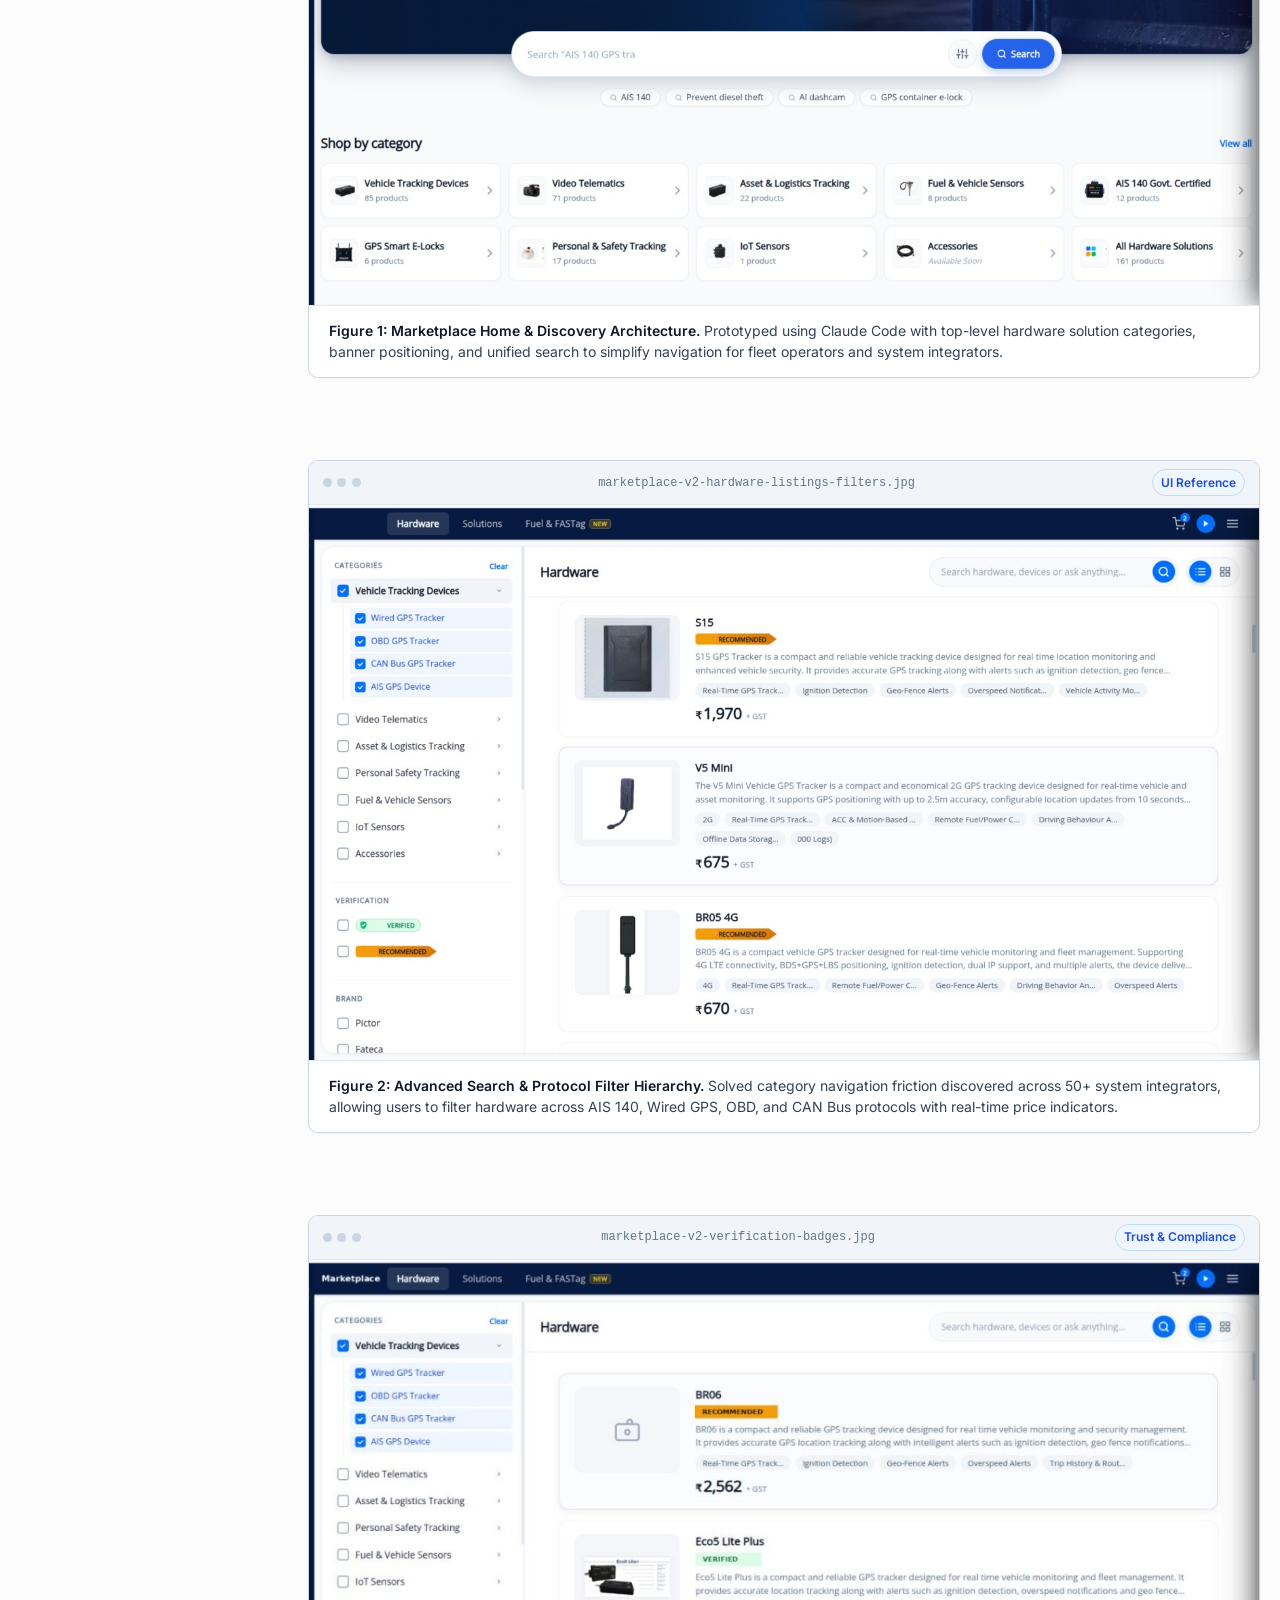
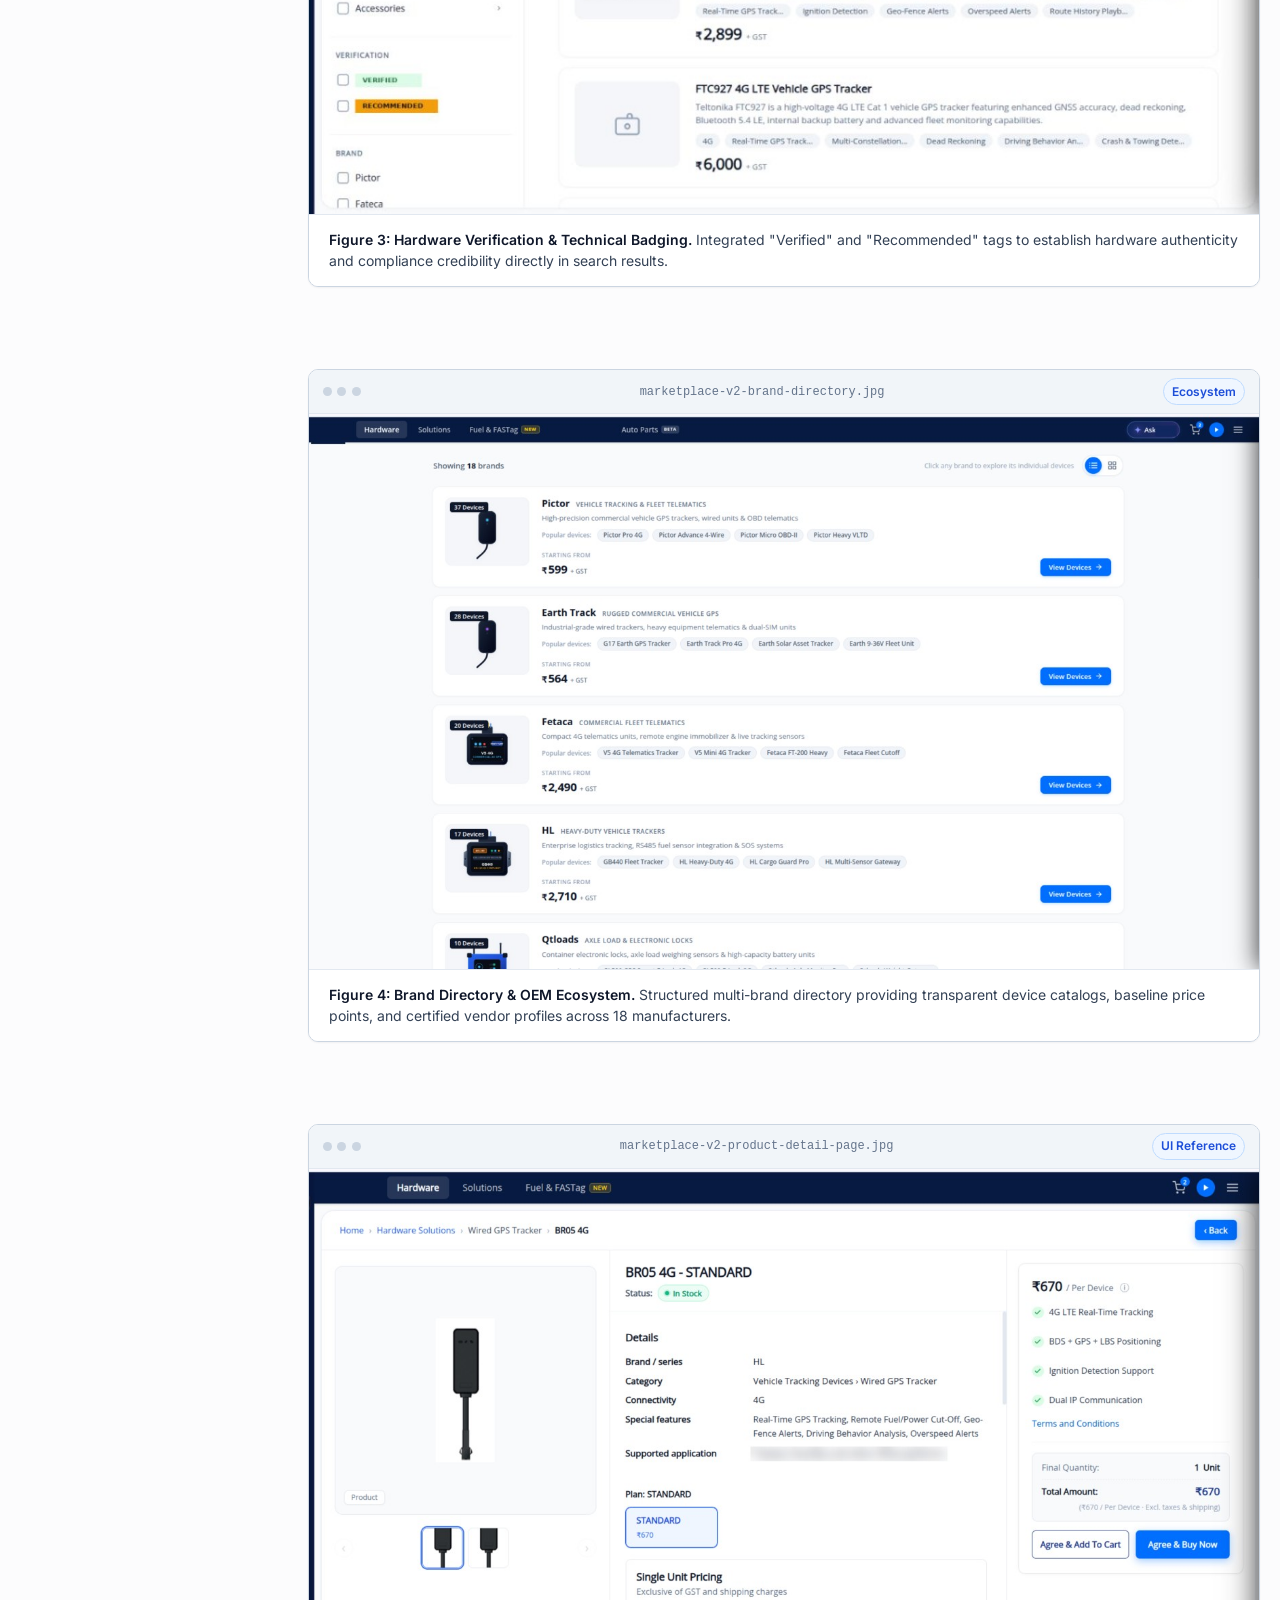
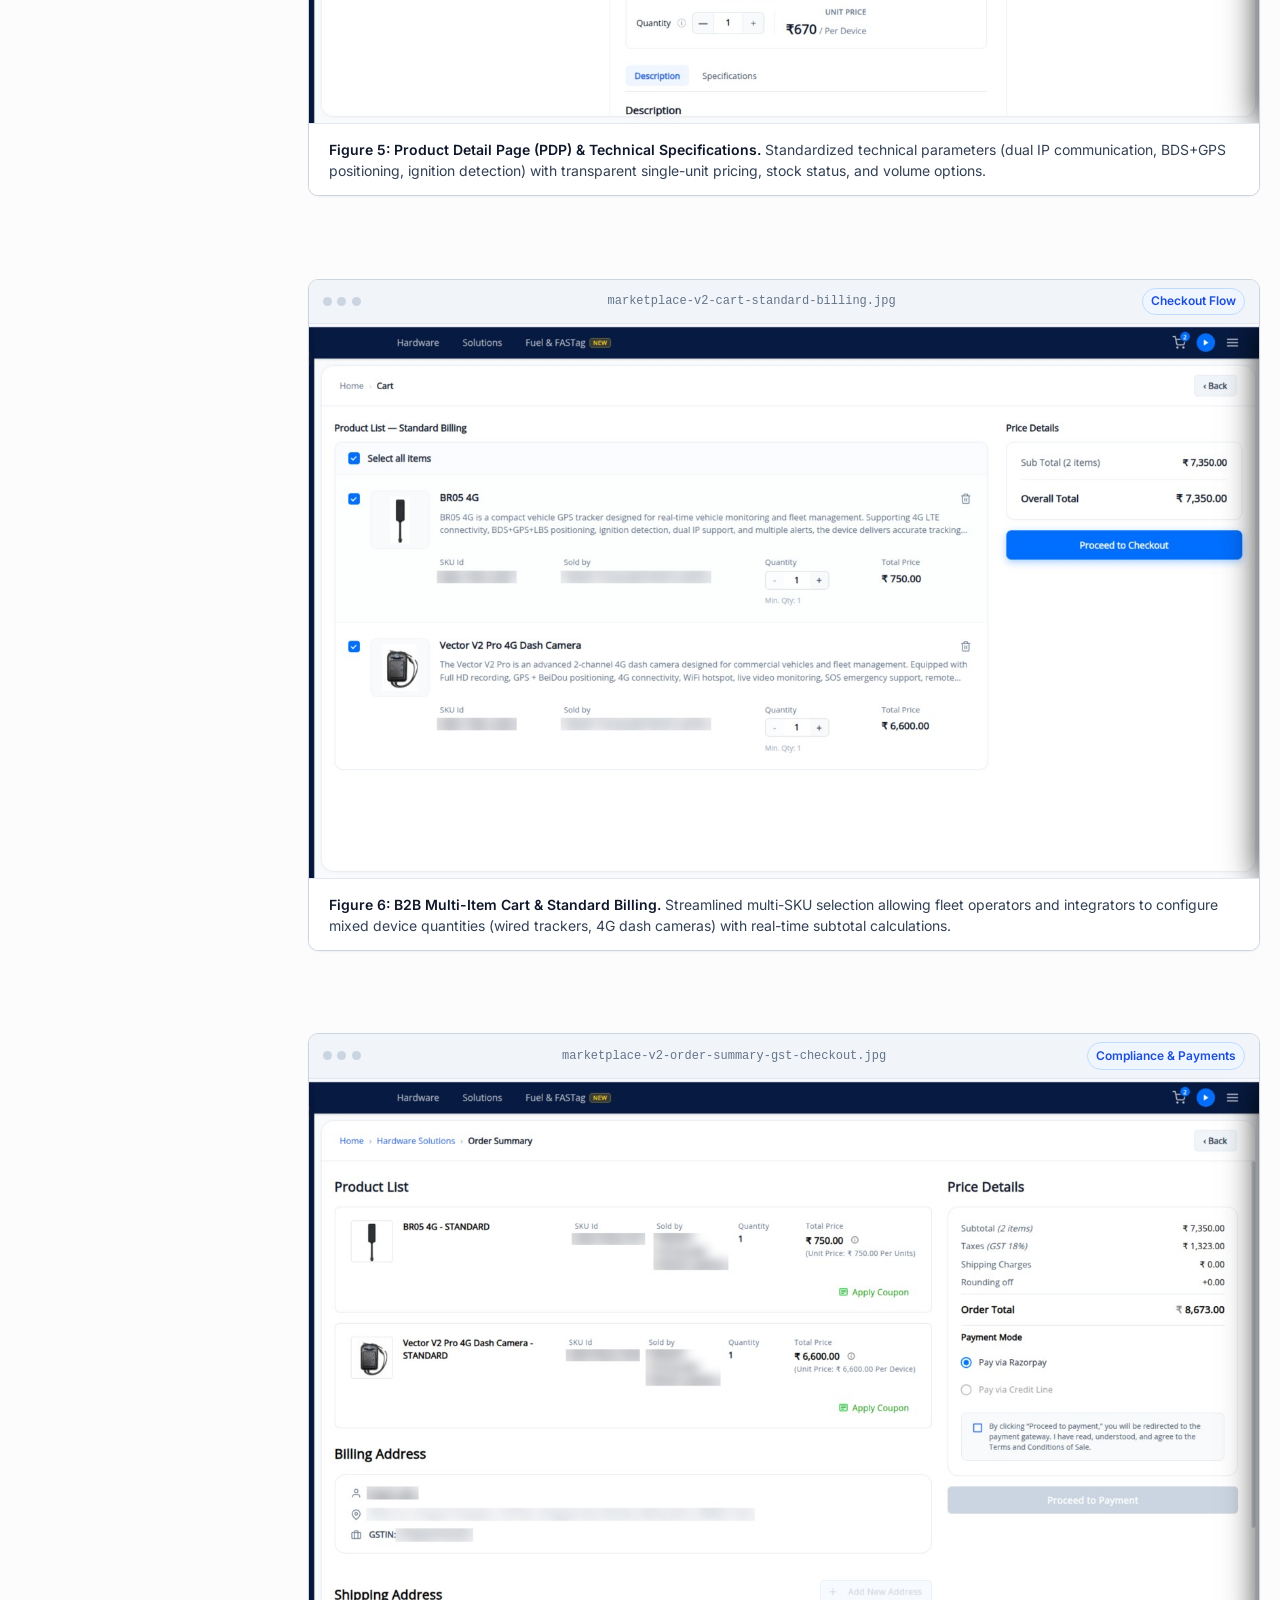
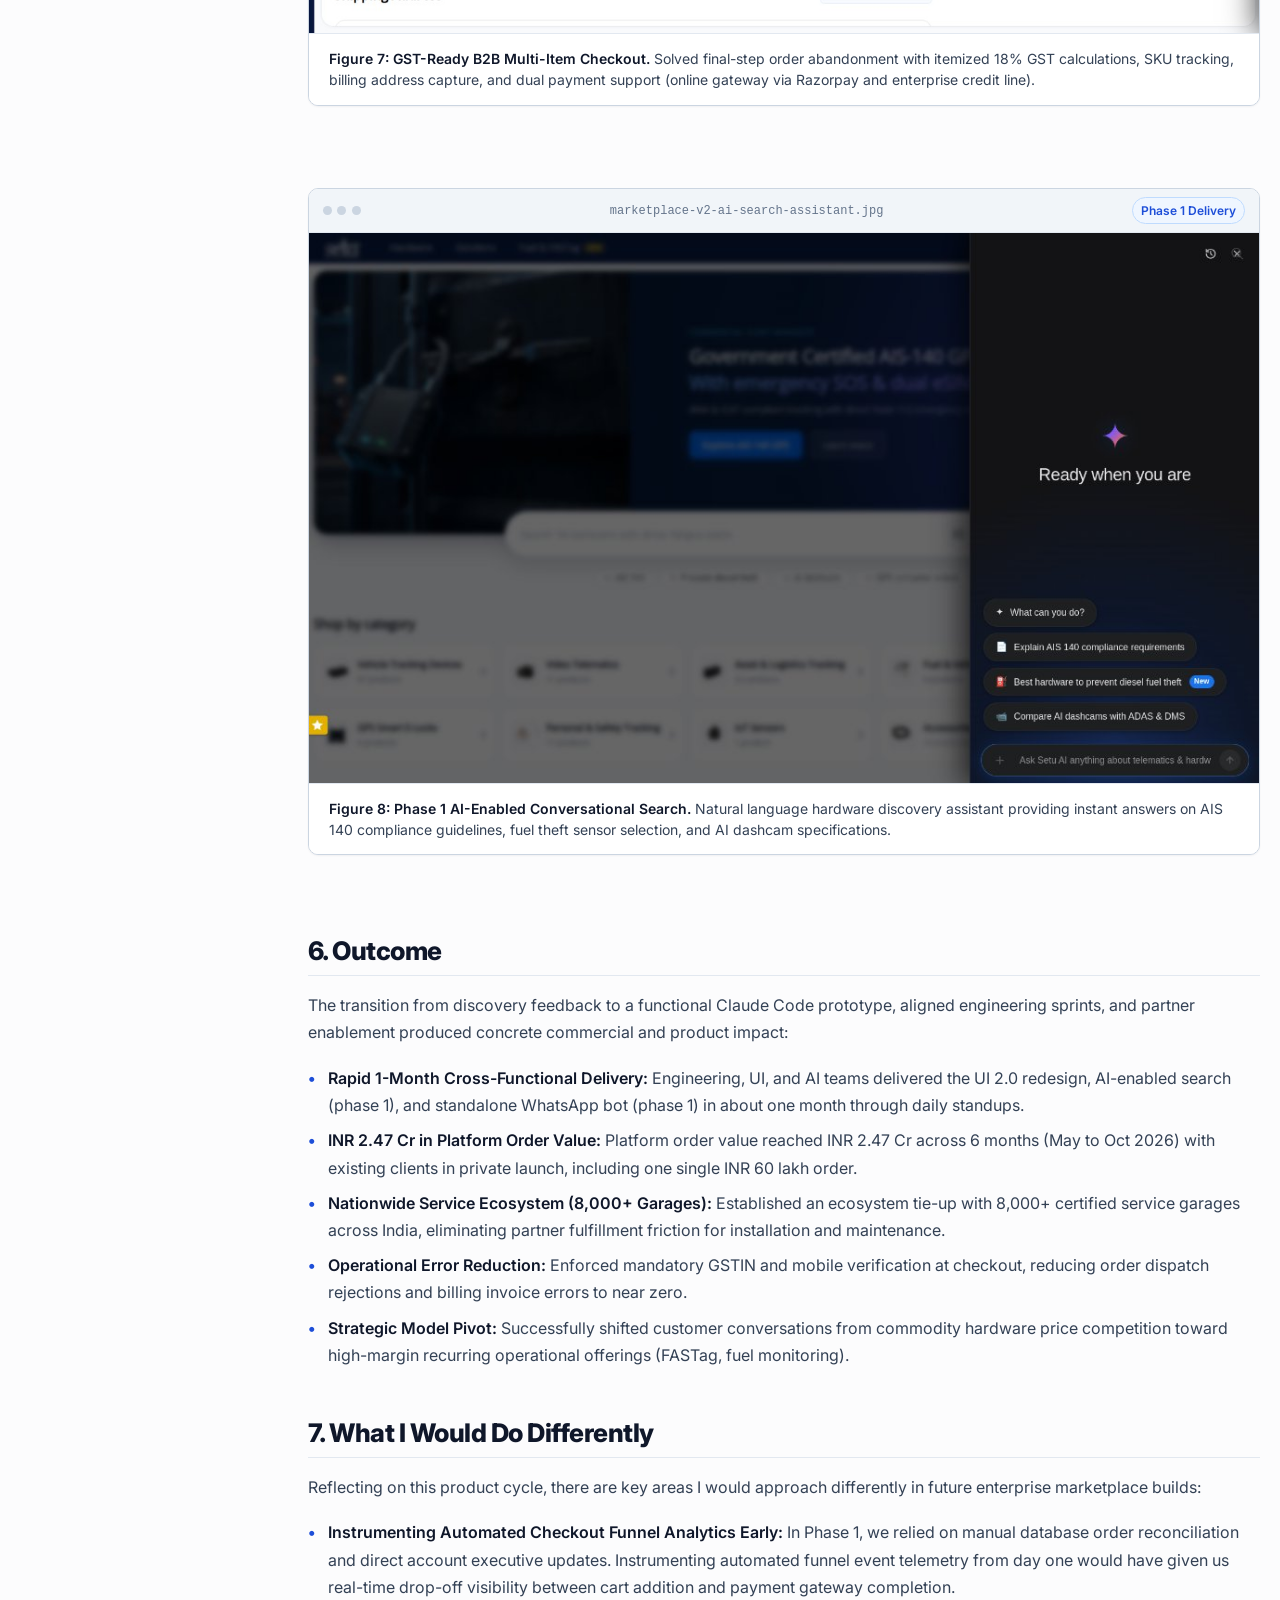
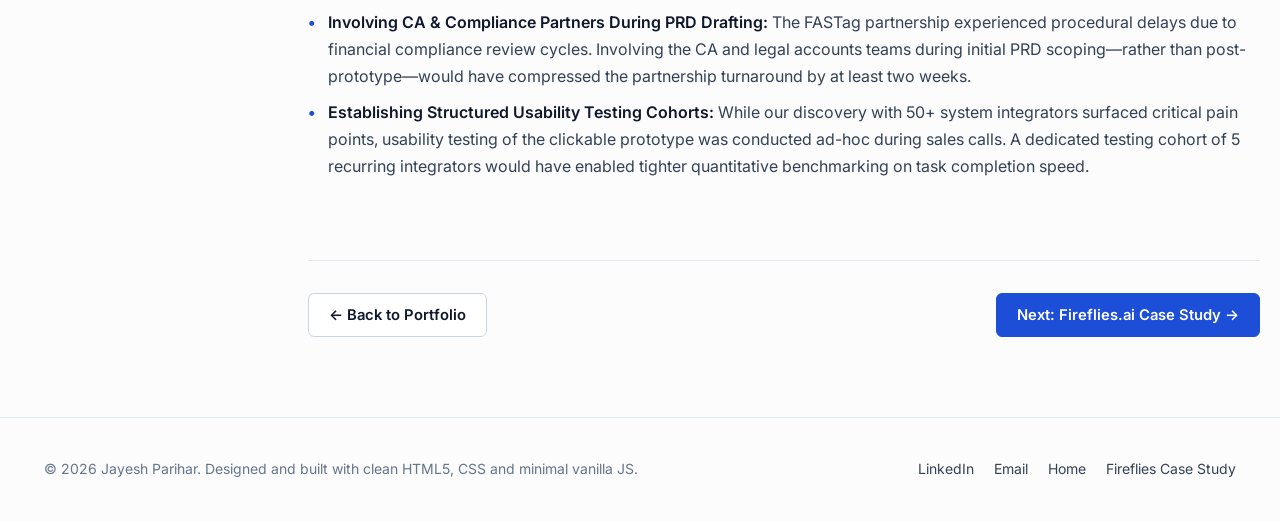
<file: marketplace.html>
<!DOCTYPE html>
<html lang="en">
<head>
  <meta charset="UTF-8">
  <meta name="viewport" content="width=device-width, initial-scale=1.0">
  <title>B2B Fleet-Telematics Marketplace (v2) | Product Case Study &mdash; Jayesh Parihar</title>
  <meta name="description" content="Case study: Turning raw support tickets and discovery with 50+ system integrators into a 12-requirement PRD, Claude Code prototype, AI search, and INR 2.47 Cr order value.">
  <link rel="canonical" href="https://jayeshpariharr.github.io/portfolio/marketplace.html">

  <!-- Open Graph -->
  <meta property="og:type" content="article">
  <meta property="og:url" content="https://jayeshpariharr.github.io/portfolio/marketplace.html">
  <meta property="og:title" content="B2B Fleet-Telematics Marketplace (v2) | Product Case Study">
  <meta property="og:description" content="Turning discovery with 50+ system integrators into a 12-requirement PRD, Claude Code prototype, and INR 2.47 Cr order value across 6 months.">
  <meta property="og:image" content="https://jayeshpariharr.github.io/portfolio/assets/images/og-image.png">
  <meta property="og:site_name" content="Jayesh Parihar Portfolio">

  <!-- Twitter Cards -->
  <meta name="twitter:card" content="summary_large_image">
  <meta name="twitter:url" content="https://jayeshpariharr.github.io/portfolio/marketplace.html">
  <meta name="twitter:title" content="B2B Fleet-Telematics Marketplace (v2) | Product Case Study">
  <meta name="twitter:description" content="Turning discovery with 50+ system integrators into a 12-requirement PRD, Claude Code prototype, and INR 2.47 Cr order value across 6 months.">
  <meta name="twitter:image" content="https://jayeshpariharr.github.io/portfolio/assets/images/og-image.png">

  <!-- Favicon -->
  <link rel="icon" type="image/svg+xml" href="favicon.svg">
  <link rel="alternate icon" type="image/x-icon" href="favicon.ico">

  <!-- Google Fonts: Inter -->
  <link rel="preconnect" href="https://fonts.googleapis.com">
  <link rel="preconnect" href="https://fonts.gstatic.com" crossorigin>
  <link href="https://fonts.googleapis.com/css2?family=Inter:wght@400;500;600;700;800&display=swap" rel="stylesheet">

  <!-- Main Stylesheet -->
  <link rel="stylesheet" href="assets/css/style.css?v=20261126-2">
</head>
<body>
  <!-- Accessible Skip Link -->
  <a href="#case-content" class="skip-link">Skip to case study content</a>

  <!-- Global Full-Page Plexus Motion Texture Background -->
  <div class="global-motion-bg" aria-hidden="true" style="position: fixed; top: 0; left: 0; width: 100vw; height: 100vh; overflow: hidden; pointer-events: none; z-index: -1;">
    <video class="global-motion-video" id="global-bg-video" autoplay muted loop playsinline preload="auto" style="position: absolute; top: 50%; left: 50%; min-width: 100%; min-height: 100%; width: 100vw; height: 100vh; transform: translate(-50%, -50%); object-fit: cover; opacity: 0.42; pointer-events: none;">
      <source src="assets/videos/plexus-motion.mp4" type="video/mp4">
    </video>
    <div class="global-motion-overlay" style="position: absolute; top: 0; left: 0; width: 100%; height: 100%; pointer-events: none;"></div>
  </div>

  <!-- Header -->
  <header class="site-header" role="banner">
    <div class="container header-inner">
      <a href="index.html" class="site-brand" aria-label="Jayesh Parihar Home">
        <span class="brand-initials">JP</span>
        <span class="brand-name">Jayesh Parihar</span>
      </a>

      <nav id="site-nav" class="site-nav" aria-label="Main navigation">
        <ul class="nav-links">
          <li><a href="index.html#proof" class="nav-link">Proof</a></li>
          <li><a href="index.html#experience" class="nav-link">Experience</a></li>
          <li><a href="index.html#work" class="nav-link active">Product Work</a></li>
          <li><a href="index.html#skills" class="nav-link">Skills</a></li>
          <li><a href="index.html#contact" class="nav-link">Contact</a></li>
        </ul>
      </nav>

      <div class="header-actions">
        <button id="theme-toggle" class="theme-toggle-btn" aria-label="Toggle theme" title="Toggle theme">
          <svg xmlns="http://www.w3.org/2000/svg" width="18" height="18" viewBox="0 0 24 24" fill="none" stroke="currentColor" stroke-width="2" stroke-linecap="round" stroke-linejoin="round" aria-hidden="true">
            <path d="M21 12.79A9 9 0 1 1 11.21 3 7 7 0 0 0 21 12.79z"></path>
          </svg>
        </button>
        <button id="mobile-nav-toggle" class="mobile-nav-toggle" aria-expanded="false" aria-label="Open navigation menu">
          <svg xmlns="http://www.w3.org/2000/svg" width="20" height="20" viewBox="0 0 24 24" fill="none" stroke="currentColor" stroke-width="2" stroke-linecap="round" stroke-linejoin="round" aria-hidden="true">
            <line x1="3" y1="12" x2="21" y2="12"></line>
            <line x1="3" y1="6" x2="21" y2="6"></line>
            <line x1="3" y1="18" x2="21" y2="18"></line>
          </svg>
        </button>
      </div>
    </div>
  </header>

  <main>
    <!-- Case Header -->
    <section class="case-header" aria-labelledby="case-heading">
      <div class="container">
        <a href="index.html#work" class="breadcrumb-nav">&larr; Back to Portfolio</a>
        <br>
        <span class="case-badge">Production Case Study &bull; Client Under NDA</span>
        <h1 id="case-heading" class="case-title">B2B Fleet-Telematics Marketplace (v2)</h1>
        <p class="case-subtitle">Modernizing an enterprise telematics platform: leading UI 2.0 transformation, architecting LLM catalog grounding for AI search, pivoting to recurring operational offerings, and scaling to INR 2.47 Cr in platform order value.</p>

        <div class="case-meta-bar">
          <div class="case-meta-unit">
            <span class="case-meta-label">My Role</span>
            <span class="case-meta-val">Product &amp; Business Development (Founding Team, 1 of 3)</span>
          </div>
          <div class="case-meta-unit">
            <span class="case-meta-label">Timeline</span>
            <span class="case-meta-val">Apr 2026 &ndash; Present (Freelance)</span>
          </div>
          <div class="case-meta-unit">
            <span class="case-meta-label">Platform Status</span>
            <span class="case-meta-val">Private launch with existing clients</span>
          </div>
          <div class="case-meta-unit">
            <span class="case-meta-label">Commercial Scale</span>
            <span class="case-meta-val">INR 2.47 Cr order value &bull; 8,000+ garage network</span>
          </div>
        </div>

        <!-- 30-Second Recruiter Skim Box -->
        <aside class="skim-box" aria-label="30-Second Recruiter Summary">
          <div class="skim-box-header">
            <svg xmlns="http://www.w3.org/2000/svg" width="16" height="16" viewBox="0 0 24 24" fill="none" stroke="currentColor" stroke-width="2" stroke-linecap="round" stroke-linejoin="round" aria-hidden="true"><circle cx="12" cy="12" r="10"></circle><polyline points="12 6 12 12 16 14"></polyline></svg>
            <span>30-Second APM Recruiter Brief</span>
          </div>
          <div class="skim-box-grid">
            <div class="skim-col">
              <span class="skim-col-label">The Problem</span>
              <p class="skim-col-text">Pre-public-launch telematics marketplace suffered from discovery friction, unvalidated checkout invoice errors, reliance on low one-time hardware margins, and manual pre-sales technical overhead.</p>
            </div>
            <div class="skim-col">
              <span class="skim-col-label">What I Built</span>
              <p class="skim-col-text">Led UI 2.0 overhaul (advanced search, autocomplete, mandatory GST validation, FASTag flow); owned HLD &amp; catalog grounding for the AI search assistant (~0ms latency, zero hallucinations); developed SI Partner Program and championed nationwide 8,000+ garage service expansion.</p>
            </div>
            <div class="skim-col">
              <span class="skim-col-label">The Result</span>
              <p class="skim-col-text">Shipped UI 2.0 and AI assistant in ~1 month in daily standups with partner engineering teams; expanded fulfillment network across 8,000+ garages; platform reached INR 2.47 Cr order value across 6 months with existing clients (including one INR 60 lakh order).</p>
            </div>
          </div>
        </aside>
      </div>
    </section>

    <!-- Case Study Body: Sticky TOC + Content Stream -->
    <div class="container case-body-layout">
      <!-- Table of Contents -->
      <nav class="case-toc" aria-label="Case study sections">
        <div class="case-toc-title">Contents</div>
        <ul class="case-toc-list">
          <li><a href="#context" class="case-toc-link">1. Context</a></li>
          <li><a href="#problem" class="case-toc-link">2. Problem</a></li>
          <li><a href="#users-evidence" class="case-toc-link">3. Users &amp; Evidence</a></li>
          <li><a href="#decisions-tradeoffs" class="case-toc-link">4. Key Decisions &amp; Trade-offs</a></li>
          <li><a href="#what-i-built" class="case-toc-link">5. What I Built</a></li>
          <li><a href="#outcome" class="case-toc-link">6. Outcome</a></li>
          <li><a href="#retrospective" class="case-toc-link">7. What I Would Do Differently</a></li>
        </ul>
      </nav>

      <!-- Main Case Content -->
      <article id="case-content" class="case-content">
        <!-- 1. Context -->
        <section id="context" class="case-section" aria-labelledby="heading-context">
          <h2 id="heading-context" class="case-section-title">1. Context</h2>
          <div class="case-prose">
            <p>I joined as 1 of 3 founding team members responsible for Product and Business Development on a B2B fleet-telematics marketplace in India, built in strategic collaboration with a Tier-1 global enterprise mobility partner (client confidential under NDA). The platform serves commercial fleet operators, logistics providers, and system integrators who procure GPS tracking hardware, dashcams, fuel sensors, FASTag, and telematics software.</p>
            <p>The platform operates in a <strong>private launch with existing clients</strong>. As the technical and commercial bridge across organizations, my mandate spanned three key pillars: leading the UI 2.0 platform transformation, spearheading the functional design and catalog data grounding for the conversational AI assistant, and structuring the business strategy shift toward recurring operational services.</p>
          </div>
        </section>

        <!-- 2. Problem -->
        <section id="problem" class="case-section" aria-labelledby="heading-problem">
          <h2 id="heading-problem" class="case-section-title">2. Problem</h2>
          <div class="case-prose">
            <p>During the early pre-public-launch phase, customer support tickets, discovery sessions with system integrators, and live order logs surfaced four core operational bottlenecks that constrained adoption and unit economics:</p>
            <ul>
              <li><strong>Search &amp; Catalog Discovery Friction:</strong> The original catalog lacked query autocomplete, keyword suggestions, and standardized product listings. System integrators searching for state-mandated devices (e.g., AIS 140, dual-IP transmission, or OBD units) could not find compliant SKUs without manual support assistance.</li>
              <li><strong>Fulfillment &amp; Invoice Clearance Failures:</strong> The checkout funnel allowed unvalidated submissions. Missing GSTIN details, inaccurate mobile numbers, and unverified billing addresses led to post-order dispatch rejections, customer invoicing discrepancies, and costly manual accounting rework.</li>
              <li><strong>Low-Margin Hardware Trap:</strong> The business model initially relied on one-time hardware retail margins, missing the high-margin recurring operational opportunities (such as automated FASTag replenishment, fuel tracking subscriptions, and insurance workflows) essential for long-term customer lifetime value.</li>
              <li><strong>Pre-Sales Technical Overhead:</strong> Commercial fleet buyers frequently needed answers on hardware wiring compatibility, government RTO regulations, and anti-theft sensors before purchasing. Sales executives were overwhelmed answering repetitive technical questions rather than closing high-value accounts.</li>
            </ul>
          </div>
        </section>

        <!-- 3. Users and Evidence -->
        <section id="users-evidence" class="case-section" aria-labelledby="heading-users">
          <h2 id="heading-users" class="case-section-title">3. Users and Evidence</h2>
          <div class="case-prose">
            <p>To ground every requirement in quantitative and qualitative field evidence, I gathered discovery data directly from customer interactions and operational audits:</p>
            <ul>
              <li><strong>50+ System Integrators in Discovery:</strong> Led partner discovery sessions, on-site client meetings, and technical product demos. System integrators install telematics hardware across commercial fleets and require rapid bulk SKU configuration, certified device compliance, and reliable post-sale fulfillment.</li>
              <li><strong>Order Rejection &amp; Accounting Audits:</strong> Audited checkout error logs with our accounts and billing teams, discovering that over 30% of post-order support tickets originated from missing GST numbers or mismatched billing addresses that stalled tax invoice generation.</li>
              <li><strong>Transit Corridor Realities &amp; Maintenance Access:</strong> In-depth calls with fleet operators revealed that device adoption was capped by maintenance anxiety: if a GPS tracker fails mid-route, operators lacked local service support. This discovery directly inspired our strategic ecosystem tie-up with <strong>8,000+ certified service garages across India</strong>.</li>
            </ul>
          </div>
        </section>

        <!-- 4. Key Decisions and Trade-offs -->
        <section id="decisions-tradeoffs" class="case-section" aria-labelledby="heading-decisions">
          <h2 id="heading-decisions" class="case-section-title">4. Key Decisions and Trade-offs</h2>
          <div class="case-prose">
            <p>Balancing speed to market with enterprise compliance required deliberate architectural and business trade-offs:</p>

            <div class="tradeoff-box">
              <h3 class="tradeoff-box-title">
                <svg xmlns="http://www.w3.org/2000/svg" width="18" height="18" viewBox="0 0 24 24" fill="none" stroke="currentColor" stroke-width="2" stroke-linecap="round" stroke-linejoin="round" aria-hidden="true"><polyline points="16 3 21 3 21 8"></polyline><line x1="4" y1="20" x2="21" y2="3"></line><polyline points="21 16 21 21 16 21"></polyline><line x1="15" y1="15" x2="21" y2="21"></line><line x1="4" y1="4" x2="9" y2="9"></line></svg>
                Trade-off 1: Shifting Business Model from Hardware Margins to Recurring Services
              </h3>
              <p>Hardware hardware margins are inherently compressed by distributor competition. Instead of relying purely on one-time device sales, I championed pivoting the commercial model toward recurring operational services (FASTag, fuel monitoring, insurance workflows).</p>
              <p><strong>Action:</strong> Restructured the product offerings around FASTag integration, securing the institutional compliance agreement end to end with accounts and CA teams, and framed the partner value proposition around "Invisible Infrastructure" rather than commodity boxes.</p>
            </div>

            <div class="tradeoff-box">
              <h3 class="tradeoff-box-title">
                <svg xmlns="http://www.w3.org/2000/svg" width="18" height="18" viewBox="0 0 24 24" fill="none" stroke="currentColor" stroke-width="2" stroke-linecap="round" stroke-linejoin="round" aria-hidden="true"><circle cx="12" cy="12" r="10"></circle><polyline points="12 6 12 12 16 14"></polyline></svg>
                Trade-off 2: Decoupled AI Assistant vs Monolithic Platform Overhaul
              </h3>
              <p>Fleet operators required conversational answers on WhatsApp, while web buyers needed an instant AI search interface. Building full transactional checkout directly within a chat thread required complex banking and legal integrations that would delay launch by months.</p>
              <p><strong>Decision:</strong> We split development into two distinct phases:</p>
              <ul>
                <li><strong>Phase 1 (Delivered in ~1 month):</strong> Modernized the web UI 2.0, deployed the web-based AI search assistant grounded on product catalog data (~0ms latency indexing), and launched a standalone WhatsApp bot for technical inquiries in parallel.</li>
                <li><strong>Phase 2 (Planned):</strong> Merge the AI assistant and WhatsApp bot into a single conversational transactional pipeline, allowing buyers to complete orders directly within chat.</li>
              </ul>
            </div>

            <div class="tradeoff-box">
              <h3 class="tradeoff-box-title">
                <svg xmlns="http://www.w3.org/2000/svg" width="18" height="18" viewBox="0 0 24 24" fill="none" stroke="currentColor" stroke-width="2" stroke-linecap="round" stroke-linejoin="round" aria-hidden="true"><path d="M12 22s8-4 8-10V5l-8-3-8 3v7c0 6 8 10 8 10z"></path></svg>
                Trade-off 3: Strict Checkout Validation Gates vs Funnel Drop-off
              </h3>
              <p>Adding strict mandatory field validation (GSTIN, mobile format, verified billing address) risked minor friction during checkout. However, unchecked submissions were causing severe post-order dispatch failures. We prioritized operational accuracy, enforcing front-end validation that reduced billing discrepancies to near zero.</p>
            </div>
          </div>
        </section>

        <!-- 5. What I Built -->
        <section id="what-i-built" class="case-section" aria-labelledby="heading-built">
          <h2 id="heading-built" class="case-section-title">5. What I Built</h2>
          <div class="case-prose">
            <p>I led execution across three primary pillars &mdash; platform modernization, technical AI integration, and commercial GTM strategy:</p>

            <h3 style="font-size: 1.15rem; font-weight: 700; color: var(--text-primary); margin-top: 0.5rem;">1. UI/UX Transformation &amp; Platform Modernization (UI 2.0)</h3>
            <ul>
              <li><strong>Self-Initiated 12-Requirement PRD:</strong> Authored a complete PRD defining 12 prioritized requirements (P0/P1 scope), user stories, granular acceptance criteria, edge cases, business rules, and success metrics.</li>
              <li><strong>Clickable Prototype with Claude Code:</strong> Built the v2 clickable prototype using Claude Code, modeling advanced search, autocomplete suggestions, the "Verified" filter, detailed listing views, and GST-ready checkout; presented to executive leadership and enterprise partners, and adopted by the UI team as the baseline design reference.</li>
              <li><strong>Search &amp; Discovery Overhaul:</strong> Introduced Advanced Search with autocomplete query suggestions, promotional banner system for campaigns, and standardized card/list views.</li>
              <li><strong>Checkout &amp; Billing Validation:</strong> Enforced mandatory field validation (GSTIN, mobile number) and billing address precision, cutting operational dispatch errors.</li>
              <li><strong>FASTag Module Optimization:</strong> Revamped the FASTag interface with clear compliance positioning, targeted search keywords, and high-visibility CTAs to accelerate partner onboarding.</li>
              <li><strong>Cross-Functional Stakeholder Alignment:</strong> Coordinated between internal UI designers, enterprise mobility partner technical leads, and executive leadership in daily standups to ship the UI 2.0 roadmap.</li>
            </ul>

            <h3 style="font-size: 1.15rem; font-weight: 700; color: var(--text-primary); margin-top: 1rem;">2. AI Search Assistant Integration (LLM Implementation)</h3>
            <ul>
              <li><strong>Technical Liaison Leadership:</strong> Served as the primary product bridge between internal software engineering and the enterprise partner's mobility platform engineering team.</li>
              <li><strong>Solution Design &amp; Data Grounding:</strong> Owned the High-Level Design (HLD) and functional data mapping connecting product catalogs, technical parameters, pricing slabs, and order data to the AI model, ensuring grounded, deterministic answers and eliminating hallucinations.</li>
              <li><strong>Performance &amp; Latency Tuning:</strong> Managed the API lifecycle, catalog indexing architecture (~0ms latency), authentication and security protocols, and production performance tuning.</li>
              <li><strong>UAT &amp; System Testing Ownership:</strong> Coordinated comprehensive UAT and system testing phases, driving technical action items across both engineering organizations through to production launch.</li>
            </ul>

            <h3 style="font-size: 1.15rem; font-weight: 700; color: var(--text-primary); margin-top: 1rem;">3. Business Strategy &amp; Ecosystem Expansion (GTM)</h3>
            <ul>
              <li><strong>Strategic Model Pivot:</strong> Transitioned business positioning from low-margin hardware retail toward recurring operational offerings (FASTag, fuel monitoring, insurance).</li>
              <li><strong>SI Partner Program:</strong> Created the complete System Integrator Partner Program, including GTM enablement decks, sales pitch scripts, and collateral communicating the "Invisible Infrastructure" value proposition.</li>
              <li><strong>Nationwide Service Network (8,000+ Garages):</strong> Championed an ecosystem service network tie-up with <strong>8,000+ garages across India</strong> to streamline hardware installation and maintenance fulfillment for commercial fleet clients.</li>
            </ul>

            <!-- Prototype Screen Showcase (8 Live Screens) -->
            <!-- Screen 1: Home & Discovery -->
            <figure class="screen-showcase">
              <div class="screen-showcase-bar">
                <div class="screen-showcase-dots" aria-hidden="true">
                  <span class="screen-showcase-dot"></span>
                  <span class="screen-showcase-dot"></span>
                  <span class="screen-showcase-dot"></span>
                </div>
                <span class="screen-showcase-title">marketplace-v2-home-navigation.jpg</span>
                <span class="brand-badge">UI Reference</span>
              </div>
              <div class="screen-showcase-img-wrap">
                <img src="assets/images/marketplace-01-home.jpg" alt="B2B Marketplace v2 Home Navigation and Category Architecture" class="screen-showcase-img" loading="lazy" width="1400" height="817">
              </div>
              <figcaption class="screen-showcase-caption">
                <strong>Figure 1: Marketplace Home &amp; Discovery Architecture.</strong> Prototyped using Claude Code with top-level hardware solution categories, banner positioning, and unified search to simplify navigation for fleet operators and system integrators.
              </figcaption>
            </figure>

            <!-- Screen 2: Advanced Search & Protocol Filters -->
            <figure class="screen-showcase">
              <div class="screen-showcase-bar">
                <div class="screen-showcase-dots" aria-hidden="true">
                  <span class="screen-showcase-dot"></span>
                  <span class="screen-showcase-dot"></span>
                  <span class="screen-showcase-dot"></span>
                </div>
                <span class="screen-showcase-title">marketplace-v2-hardware-listings-filters.jpg</span>
                <span class="brand-badge">UI Reference</span>
              </div>
              <div class="screen-showcase-img-wrap">
                <img src="assets/images/marketplace-02-listing.jpg" alt="Hardware Listings with Protocol Filters and Price Tags" class="screen-showcase-img" loading="lazy" width="1400" height="817">
              </div>
              <figcaption class="screen-showcase-caption">
                <strong>Figure 2: Advanced Search &amp; Protocol Filter Hierarchy.</strong> Solved category navigation friction discovered across 50+ system integrators, allowing users to filter hardware across AIS 140, Wired GPS, OBD, and CAN Bus protocols with real-time price indicators.
              </figcaption>
            </figure>

            <!-- Screen 3: Verified Badging -->
            <figure class="screen-showcase">
              <div class="screen-showcase-bar">
                <div class="screen-showcase-dots" aria-hidden="true">
                  <span class="screen-showcase-dot"></span>
                  <span class="screen-showcase-dot"></span>
                  <span class="screen-showcase-dot"></span>
                </div>
                <span class="screen-showcase-title">marketplace-v2-verification-badges.jpg</span>
                <span class="brand-badge">Trust &amp; Compliance</span>
              </div>
              <div class="screen-showcase-img-wrap">
                <img src="assets/images/marketplace-03-verified.jpg" alt="Hardware Listings showing Verified and Recommended Compliance Badges" class="screen-showcase-img" loading="lazy" width="1024" height="597">
              </div>
              <figcaption class="screen-showcase-caption">
                <strong>Figure 3: Hardware Verification &amp; Technical Badging.</strong> Integrated "Verified" and "Recommended" tags to establish hardware authenticity and compliance credibility directly in search results.
              </figcaption>
            </figure>

            <!-- Screen 4: Brand Directory -->
            <figure class="screen-showcase">
              <div class="screen-showcase-bar">
                <div class="screen-showcase-dots" aria-hidden="true">
                  <span class="screen-showcase-dot"></span>
                  <span class="screen-showcase-dot"></span>
                  <span class="screen-showcase-dot"></span>
                </div>
                <span class="screen-showcase-title">marketplace-v2-brand-directory.jpg</span>
                <span class="brand-badge">Ecosystem</span>
              </div>
              <div class="screen-showcase-img-wrap">
                <img src="assets/images/marketplace-04-brands.jpg" alt="Certified Telematics Manufacturers and Brand Directory" class="screen-showcase-img" loading="lazy" width="1400" height="817">
              </div>
              <figcaption class="screen-showcase-caption">
                <strong>Figure 4: Brand Directory &amp; OEM Ecosystem.</strong> Structured multi-brand directory providing transparent device catalogs, baseline price points, and certified vendor profiles across 18 manufacturers.
              </figcaption>
            </figure>

            <!-- Screen 5: Product Detail Page (PDP) -->
            <figure class="screen-showcase">
              <div class="screen-showcase-bar">
                <div class="screen-showcase-dots" aria-hidden="true">
                  <span class="screen-showcase-dot"></span>
                  <span class="screen-showcase-dot"></span>
                  <span class="screen-showcase-dot"></span>
                </div>
                <span class="screen-showcase-title">marketplace-v2-product-detail-page.jpg</span>
                <span class="brand-badge">UI Reference</span>
              </div>
              <div class="screen-showcase-img-wrap">
                <img src="assets/images/marketplace-05-product.jpg" alt="Product Detail Page with Technical Specifications and Pricing Slabs" class="screen-showcase-img" loading="lazy" width="1400" height="817">
              </div>
              <figcaption class="screen-showcase-caption">
                <strong>Figure 5: Product Detail Page (PDP) &amp; Technical Specifications.</strong> Standardized technical parameters (dual IP communication, BDS+GPS positioning, ignition detection) with transparent single-unit pricing, stock status, and volume options.
              </figcaption>
            </figure>

            <!-- Screen 6: B2B Multi-Item Cart -->
            <figure class="screen-showcase">
              <div class="screen-showcase-bar">
                <div class="screen-showcase-dots" aria-hidden="true">
                  <span class="screen-showcase-dot"></span>
                  <span class="screen-showcase-dot"></span>
                  <span class="screen-showcase-dot"></span>
                </div>
                <span class="screen-showcase-title">marketplace-v2-cart-standard-billing.jpg</span>
                <span class="brand-badge">Checkout Flow</span>
              </div>
              <div class="screen-showcase-img-wrap">
                <img src="assets/images/marketplace-06-cart.jpg" alt="B2B Cart showing Standard Billing for Multi-Item Orders" class="screen-showcase-img" loading="lazy" width="1400" height="817">
              </div>
              <figcaption class="screen-showcase-caption">
                <strong>Figure 6: B2B Multi-Item Cart &amp; Standard Billing.</strong> Streamlined multi-SKU selection allowing fleet operators and integrators to configure mixed device quantities (wired trackers, 4G dash cameras) with real-time subtotal calculations.
              </figcaption>
            </figure>

            <!-- Screen 7: GST-Ready Multi-Item Checkout -->
            <figure class="screen-showcase">
              <div class="screen-showcase-bar">
                <div class="screen-showcase-dots" aria-hidden="true">
                  <span class="screen-showcase-dot"></span>
                  <span class="screen-showcase-dot"></span>
                  <span class="screen-showcase-dot"></span>
                </div>
                <span class="screen-showcase-title">marketplace-v2-order-summary-gst-checkout.jpg</span>
                <span class="brand-badge">Compliance &amp; Payments</span>
              </div>
              <div class="screen-showcase-img-wrap">
                <img src="assets/images/marketplace-07-checkout.jpg" alt="Order Summary and Multi-Item Checkout with 18% GST Breakdown and Payment Modes" class="screen-showcase-img" loading="lazy" width="1400" height="817">
              </div>
              <figcaption class="screen-showcase-caption">
                <strong>Figure 7: GST-Ready B2B Multi-Item Checkout.</strong> Solved final-step order abandonment with itemized 18% GST calculations, SKU tracking, billing address capture, and dual payment support (online gateway via Razorpay and enterprise credit line).
              </figcaption>
            </figure>

            <!-- Screen 8: Phase 1 AI Search Assistant -->
            <figure class="screen-showcase">
              <div class="screen-showcase-bar">
                <div class="screen-showcase-dots" aria-hidden="true">
                  <span class="screen-showcase-dot"></span>
                  <span class="screen-showcase-dot"></span>
                  <span class="screen-showcase-dot"></span>
                </div>
                <span class="screen-showcase-title">marketplace-v2-ai-search-assistant.jpg</span>
                <span class="brand-badge">Phase 1 Delivery</span>
              </div>
              <div class="screen-showcase-img-wrap">
                <img src="assets/images/marketplace-08-ai-assistant.jpg" alt="AI Search Assistant for Telematics Hardware and State Compliance" class="screen-showcase-img" loading="lazy" width="1024" height="592">
              </div>
              <figcaption class="screen-showcase-caption">
                <strong>Figure 8: Phase 1 AI-Enabled Conversational Search.</strong> Natural language hardware discovery assistant providing instant answers on AIS 140 compliance guidelines, fuel theft sensor selection, and AI dashcam specifications.
              </figcaption>
            </figure>
          </div>
        </section>

        <!-- 6. Outcome -->
        <section id="outcome" class="case-section" aria-labelledby="heading-outcome">
          <h2 id="heading-outcome" class="case-section-title">6. Outcome</h2>
          <div class="case-prose">
            <p>The transition from discovery feedback to a functional Claude Code prototype, aligned engineering sprints, and partner enablement produced concrete commercial and product impact:</p>
            <ul>
              <li><strong>Rapid 1-Month Cross-Functional Delivery:</strong> Engineering, UI, and AI teams delivered the UI 2.0 redesign, AI-enabled search (phase 1), and standalone WhatsApp bot (phase 1) in about one month through daily standups.</li>
              <li><strong>INR 2.47 Cr in Platform Order Value:</strong> Platform order value reached INR 2.47 Cr across 6 months (May to Oct 2026) with existing clients in private launch, including one single INR 60 lakh order.</li>
              <li><strong>Nationwide Service Ecosystem (8,000+ Garages):</strong> Established an ecosystem tie-up with 8,000+ certified service garages across India, eliminating partner fulfillment friction for installation and maintenance.</li>
              <li><strong>Operational Error Reduction:</strong> Enforced mandatory GSTIN and mobile verification at checkout, reducing order dispatch rejections and billing invoice errors to near zero.</li>
              <li><strong>Strategic Model Pivot:</strong> Successfully shifted customer conversations from commodity hardware price competition toward high-margin recurring operational offerings (FASTag, fuel monitoring).</li>
            </ul>
          </div>
        </section>

        <!-- 7. What I Would Do Differently -->
        <section id="retrospective" class="case-section" aria-labelledby="heading-retrospective">
          <h2 id="heading-retrospective" class="case-section-title">7. What I Would Do Differently</h2>
          <div class="case-prose">
            <p>Reflecting on this product cycle, there are key areas I would approach differently in future enterprise marketplace builds:</p>
            <ul>
              <li><strong>Instrumenting Automated Checkout Funnel Analytics Early:</strong> In Phase 1, we relied on manual database order reconciliation and direct account executive updates. Instrumenting automated funnel event telemetry from day one would have given us real-time drop-off visibility between cart addition and payment gateway completion.</li>
              <li><strong>Involving CA &amp; Compliance Partners During PRD Drafting:</strong> The FASTag partnership experienced procedural delays due to financial compliance review cycles. Involving the CA and legal accounts teams during initial PRD scoping—rather than post-prototype—would have compressed the partnership turnaround by at least two weeks.</li>
              <li><strong>Establishing Structured Usability Testing Cohorts:</strong> While our discovery with 50+ system integrators surfaced critical pain points, usability testing of the clickable prototype was conducted ad-hoc during sales calls. A dedicated testing cohort of 5 recurring integrators would have enabled tighter quantitative benchmarking on task completion speed.</li>
            </ul>
          </div>
        </section>

        <!-- Case Footer Navigation -->
        <div style="border-top: 1px solid var(--border-light); padding-top: 2rem; margin-top: 2rem; display: flex; justify-content: space-between; align-items: center; flex-wrap: wrap; gap: 1rem;">
          <a href="index.html#work" class="btn btn-secondary">&larr; Back to Portfolio</a>
          <a href="fireflies.html" class="btn btn-primary">Next: Fireflies.ai Case Study &rarr;</a>
        </div>
      </article>
    </div>
  </main>

  <!-- Site Footer -->
  <footer class="site-footer" role="contentinfo">
    <div class="container footer-inner">
      <p>&copy; 2026 Jayesh Parihar. Designed and built with clean HTML5, CSS and minimal vanilla JS.</p>
      <ul class="footer-links">
        <li><a href="https://linkedin.com/in/jayeshparihar" target="_blank" rel="noopener noreferrer">LinkedIn</a></li>
        <li><a href="mailto:pariharjayesh1092@gmail.com">Email</a></li>
        <li><a href="index.html">Home</a></li>
        <li><a href="fireflies.html">Fireflies Case Study</a></li>
      </ul>
    </div>
  </footer>

  <script src="assets/js/main.js?v=20261126-2"></script>
</body>
</html>
</file>
<file: assets/css/style.css>
/* ==========================================================================
   Jayesh Parihar — Product Portfolio Stylesheet
   Production-ready, semantic CSS with light/dark theme, print styling,
   WCAG AA accessible contrast, and zero external framework dependencies.
   ========================================================================== */

/* --------------------------------------------------------------------------
   Design Tokens & CSS Variables
   -------------------------------------------------------------------------- */
:root {
  /* Color Palette - Light Theme (Default) */
  --bg-page: #fcfcfd;
  --bg-surface: #ffffff;
  --bg-subtle: #f8fafc;
  --bg-muted: #f1f5f9;
  --bg-card: #ffffff;
  --bg-card-hover: #f8fafc;
  --bg-chip: #eff6ff;

  --text-primary: #0f172a;    /* Slate 900 - Contrast ratio > 12:1 against white */
  --text-secondary: #334155;  /* Slate 700 - Contrast ratio > 7:1 against white */
  --text-muted: #64748b;      /* Slate 500 - Contrast ratio 4.6:1 against white (WCAG AA) */
  --text-inverse: #ffffff;

  --accent: #1d4ed8;          /* Blue 700 - WCAG AA compliant contrast (> 4.5:1) */
  --accent-hover: #1e40af;    /* Blue 800 */
  --accent-subtle: #eff6ff;   /* Blue 50 */
  --accent-border: #bfdbfe;   /* Blue 200 */
  --accent-text: #1d4ed8;

  --border-light: #e2e8f0;    /* Slate 200 */
  --border-strong: #cbd5e1;   /* Slate 300 */
  
  --shadow-sm: 0 1px 2px 0 rgba(15, 23, 42, 0.05);
  --shadow-md: 0 4px 6px -1px rgba(15, 23, 42, 0.08), 0 2px 4px -2px rgba(15, 23, 42, 0.05);
  --shadow-lg: 0 10px 15px -3px rgba(15, 23, 42, 0.08), 0 4px 6px -4px rgba(15, 23, 42, 0.03);

  /* Typography */
  --font-sans: 'Inter', -apple-system, BlinkMacSystemFont, "Segoe UI", Roboto, "Helvetica Neue", Arial, sans-serif;
  --font-mono: ui-monospace, SFMono-Regular, Menlo, Monaco, Consolas, "Liberation Mono", "Courier New", monospace;

  /* Layout */
  --container-max: 1240px;
  --container-wide: 1400px;
  --container-reading: 820px;
  --radius-sm: 6px;
  --radius-md: 10px;
  --radius-lg: 14px;
  --radius-full: 9999px;
  
  --transition-fast: 150ms ease;
  --transition-normal: 250ms ease;
}

/* Dark Mode via prefers-color-scheme */
@media (prefers-color-scheme: dark) {
  :root:not([data-theme="light"]) {
    --bg-page: #0b0f19;
    --bg-surface: #111827;
    --bg-subtle: #161f33;
    --bg-muted: #1e293b;
    --bg-card: #131b2e;
    --bg-card-hover: #1a253e;
    --bg-chip: #172554;

    --text-primary: #f8fafc;
    --text-secondary: #cbd5e1;
    --text-muted: #94a3b8;
    --text-inverse: #0f172a;

    --accent: #3b82f6;        /* Blue 500 */
    --accent-hover: #60a5fa;  /* Blue 400 */
    --accent-subtle: #172554; /* Blue 950 */
    --accent-border: #1d4ed8; /* Blue 700 */
    --accent-text: #93c5fd;

    --border-light: #1e293b;
    --border-strong: #334155;

    --shadow-sm: 0 1px 2px 0 rgba(0, 0, 0, 0.3);
    --shadow-md: 0 4px 6px -1px rgba(0, 0, 0, 0.4);
    --shadow-lg: 0 10px 15px -3px rgba(0, 0, 0, 0.5);
  }
}

/* Explicit Dark Theme via data-theme attribute */
[data-theme="dark"] {
  --bg-page: #0b0f19;
  --bg-surface: #111827;
  --bg-subtle: #161f33;
  --bg-muted: #1e293b;
  --bg-card: #131b2e;
  --bg-card-hover: #1a253e;
  --bg-chip: #172554;

  --text-primary: #f8fafc;
  --text-secondary: #cbd5e1;
  --text-muted: #94a3b8;
  --text-inverse: #0f172a;

  --accent: #3b82f6;
  --accent-hover: #60a5fa;
  --accent-subtle: #172554;
  --accent-border: #1d4ed8;
  --accent-text: #93c5fd;

  --border-light: #1e293b;
  --border-strong: #334155;

  --shadow-sm: 0 1px 2px 0 rgba(0, 0, 0, 0.3);
  --shadow-md: 0 4px 6px -1px rgba(0, 0, 0, 0.4);
  --shadow-lg: 0 10px 15px -3px rgba(0, 0, 0, 0.5);
}

/* Explicit Light Theme via data-theme attribute */
[data-theme="light"] {
  --bg-page: #fcfcfd;
  --bg-surface: #ffffff;
  --bg-subtle: #f8fafc;
  --bg-muted: #f1f5f9;
  --bg-card: #ffffff;
  --bg-card-hover: #f8fafc;
  --bg-chip: #eff6ff;

  --text-primary: #0f172a;
  --text-secondary: #334155;
  --text-muted: #64748b;
  --text-inverse: #ffffff;

  --accent: #1d4ed8;
  --accent-hover: #1e40af;
  --accent-subtle: #eff6ff;
  --accent-border: #bfdbfe;
  --accent-text: #1d4ed8;

  --border-light: #e2e8f0;
  --border-strong: #cbd5e1;
}

/* --------------------------------------------------------------------------
   Reset & Baseline
   -------------------------------------------------------------------------- */
*, *::before, *::after {
  box-sizing: border-box;
  margin: 0;
  padding: 0;
}

html {
  font-family: var(--font-sans);
  font-size: 16px;
  line-height: 1.6;
  color: var(--text-primary);
  background-color: var(--bg-page);
  scroll-behavior: smooth;
  -webkit-font-smoothing: antialiased;
  -moz-osx-font-smoothing: grayscale;
}

body {
  min-height: 100vh;
  display: flex;
  flex-direction: column;
}

img, svg {
  display: block;
  max-width: 100%;
  height: auto;
}

a {
  color: var(--accent);
  text-decoration: none;
  transition: color var(--transition-fast);
}

a:hover {
  color: var(--accent-hover);
  text-decoration: underline;
}

button {
  font-family: inherit;
  font-size: inherit;
  cursor: pointer;
  border: none;
  background: none;
}

/* Accessibility: Focus outlines */
:focus-visible {
  outline: 2px solid var(--accent);
  outline-offset: 3px;
  border-radius: var(--radius-sm);
}

/* Accessibility: Skip Link */
.skip-link {
  position: absolute;
  top: -100px;
  left: 1rem;
  background: var(--accent);
  color: #ffffff;
  padding: 0.75rem 1.25rem;
  border-radius: var(--radius-sm);
  z-index: 1000;
  font-weight: 600;
  transition: top var(--transition-fast);
  text-decoration: none;
}

.skip-link:focus {
  top: 1rem;
}

/* --------------------------------------------------------------------------
   Layout & Container System
   -------------------------------------------------------------------------- */
.container {
  width: 100%;
  max-width: var(--container-max);
  margin-left: auto;
  margin-right: auto;
  padding-left: 1.5rem;
  padding-right: 1.5rem;
}

.container-narrow {
  max-width: var(--container-reading);
}

/* --------------------------------------------------------------------------
   Header & Navigation
   -------------------------------------------------------------------------- */
.site-header {
  position: sticky;
  top: 0;
  z-index: 100;
  background-color: var(--bg-surface);
  border-bottom: 1px solid var(--border-light);
  backdrop-filter: blur(8px);
  -webkit-backdrop-filter: blur(8px);
}

.header-inner {
  display: flex;
  align-items: center;
  justify-content: space-between;
  height: 4rem;
}

.site-brand {
  display: flex;
  align-items: center;
  gap: 0.75rem;
  text-decoration: none;
  color: var(--text-primary);
}

.site-brand:hover {
  text-decoration: none;
}

.brand-initials {
  display: inline-flex;
  align-items: center;
  justify-content: center;
  width: 2.25rem;
  height: 2.25rem;
  background: var(--accent);
  color: #ffffff;
  font-weight: 700;
  font-size: 0.95rem;
  border-radius: var(--radius-sm);
  letter-spacing: -0.02em;
}

.brand-name {
  font-weight: 700;
  font-size: 1.05rem;
  letter-spacing: -0.01em;
}

.brand-badge {
  font-size: 0.75rem;
  font-weight: 600;
  padding: 0.15rem 0.5rem;
  background-color: var(--accent-subtle);
  color: var(--accent);
  border: 1px solid var(--accent-border);
  border-radius: var(--radius-full);
}

.site-nav {
  display: flex;
  align-items: center;
  gap: 1.5rem;
}

.nav-links {
  display: flex;
  align-items: center;
  list-style: none;
  gap: 1.25rem;
}

.nav-link {
  font-size: 0.925rem;
  font-weight: 500;
  color: var(--text-secondary);
  text-decoration: none;
  padding: 0.35rem 0;
  position: relative;
  transition: color var(--transition-fast);
}

.nav-link:hover {
  color: var(--accent);
  text-decoration: none;
}

.nav-link.active {
  color: var(--accent);
  font-weight: 600;
}

.header-actions {
  display: flex;
  align-items: center;
  gap: 0.75rem;
}

/* Theme Toggle Button */
.theme-toggle-btn {
  display: inline-flex;
  align-items: center;
  justify-content: center;
  width: 2.25rem;
  height: 2.25rem;
  border-radius: var(--radius-sm);
  border: 1px solid var(--border-light);
  color: var(--text-secondary);
  background: var(--bg-surface);
  transition: background var(--transition-fast), border-color var(--transition-fast), color var(--transition-fast);
  padding: 0;
}

.theme-toggle-btn:hover {
  color: var(--text-primary);
  border-color: var(--border-strong);
  background-color: var(--bg-subtle);
}

.theme-toggle-btn svg {
  width: 1.15rem;
  height: 1.15rem;
}

/* Mobile Nav Toggle */
.mobile-nav-toggle {
  display: none;
  align-items: center;
  justify-content: center;
  width: 2.5rem;
  height: 2.5rem;
  border-radius: var(--radius-sm);
  border: 1px solid var(--border-light);
  color: var(--text-primary);
  background: var(--bg-surface);
}

/* --------------------------------------------------------------------------
   Buttons & CTAs
   -------------------------------------------------------------------------- */
.btn-group {
  display: flex;
  flex-wrap: wrap;
  gap: 0.75rem;
  align-items: center;
}

.btn {
  display: inline-flex;
  align-items: center;
  justify-content: center;
  gap: 0.5rem;
  padding: 0.625rem 1.25rem;
  font-size: 0.925rem;
  font-weight: 600;
  line-height: 1.25;
  border-radius: var(--radius-sm);
  text-decoration: none;
  transition: all var(--transition-fast);
  white-space: nowrap;
  min-height: 44px; /* Accessible touch target */
}

.btn:hover {
  text-decoration: none;
}

.btn-primary {
  background-color: var(--accent);
  color: #ffffff;
  border: 1px solid var(--accent);
}

.btn-primary:hover {
  background-color: var(--accent-hover);
  border-color: var(--accent-hover);
  color: #ffffff;
}

.btn-secondary {
  background-color: var(--bg-surface);
  color: var(--text-primary);
  border: 1px solid var(--border-strong);
}

.btn-secondary:hover {
  background-color: var(--bg-subtle);
  border-color: var(--text-secondary);
  color: var(--text-primary);
}

.btn-subtle {
  background-color: transparent;
  color: var(--text-secondary);
  border: 1px solid transparent;
}

.btn-subtle:hover {
  background-color: var(--bg-muted);
  color: var(--text-primary);
}

.btn-sm {
  padding: 0.4rem 0.85rem;
  font-size: 0.85rem;
  min-height: 38px;
}

/* --------------------------------------------------------------------------
   Typography & Editorial Section Headers
   -------------------------------------------------------------------------- */
.section-tag {
  display: inline-block;
  font-size: 0.75rem;
  font-weight: 700;
  text-transform: uppercase;
  letter-spacing: 0.08em;
  color: var(--accent);
  margin-bottom: 0.5rem;
}

.section-title {
  font-size: 1.75rem;
  font-weight: 800;
  letter-spacing: -0.02em;
  color: var(--text-primary);
  margin-bottom: 0.75rem;
  line-height: 1.25;
}

.section-lead {
  font-size: 1.05rem;
  color: var(--text-secondary);
  max-width: 680px;
  line-height: 1.55;
  margin-bottom: 2rem;
}

/* --------------------------------------------------------------------------
   Global Full-Page Plexus Motion Background
   Continuous interactive network particles floating across the entire site
   -------------------------------------------------------------------------- */
.global-motion-bg {
  position: fixed !important;
  top: 0 !important;
  left: 0 !important;
  right: 0 !important;
  bottom: 0 !important;
  width: 100vw !important;
  height: 100vh !important;
  overflow: hidden !important;
  pointer-events: none !important;
  z-index: -1 !important;
  background-color: var(--bg-page);
}

.global-motion-video {
  position: absolute !important;
  top: 50% !important;
  left: 50% !important;
  min-width: 100% !important;
  min-height: 100% !important;
  width: 100vw !important;
  height: 100vh !important;
  transform: translate(-50%, -50%) !important;
  object-fit: cover !important;
  opacity: 0.42 !important;
  pointer-events: none !important;
  transition: opacity 0.3s ease, filter 0.3s ease;
}

.global-motion-overlay {
  position: absolute !important;
  top: 0 !important;
  left: 0 !important;
  right: 0 !important;
  bottom: 0 !important;
  width: 100% !important;
  height: 100% !important;
  background: radial-gradient(
    circle at 50% 30%,
    rgba(255, 255, 255, 0.42) 0%,
    rgba(255, 255, 255, 0.68) 50%,
    rgba(255, 255, 255, 0.90) 100%
  ) !important;
  pointer-events: none !important;
}

/* Dark mode handling for white plexus motion */
[data-theme="dark"] .global-motion-bg {
  background-color: var(--bg-page) !important;
}

[data-theme="dark"] .global-motion-video {
  filter: invert(1) hue-rotate(185deg) brightness(0.85) contrast(1.18) !important;
  opacity: 0.30 !important;
}

[data-theme="dark"] .global-motion-overlay {
  background: radial-gradient(
    circle at 50% 30%,
    rgba(10, 15, 29, 0.45) 0%,
    rgba(10, 15, 29, 0.75) 50%,
    rgba(10, 15, 29, 0.94) 100%
  ) !important;
}

/* Transparent sections so plexus motion flows through entire page */
.site-header,
main,
.hero-section,
.proof-section,
.experience-section,
.work-section,
.skills-section,
.education-section,
.contact-section,
.site-footer,
.case-hero,
.case-body-layout {
  position: relative;
  z-index: 1;
  background: transparent !important;
  background-color: transparent !important;
}

/* Glassmorphism for content cards to ensure 100% text readability */
.proof-card,
.experience-item,
.work-card,
.coursework-card,
.skill-category,
.education-item,
.contact-card,
.case-card,
.sidebar-card {
  background-color: rgba(255, 255, 255, 0.88) !important;
  backdrop-filter: blur(12px);
  -webkit-backdrop-filter: blur(12px);
  border: 1px solid rgba(226, 232, 240, 0.85);
  box-shadow: 0 4px 12px -2px rgba(15, 23, 42, 0.05), 0 2px 4px -1px rgba(15, 23, 42, 0.03);
}

[data-theme="dark"] .proof-card,
[data-theme="dark"] .experience-item,
[data-theme="dark"] .work-card,
[data-theme="dark"] .coursework-card,
[data-theme="dark"] .skill-category,
[data-theme="dark"] .education-item,
[data-theme="dark"] .contact-card,
[data-theme="dark"] .case-card,
[data-theme="dark"] .sidebar-card {
  background-color: rgba(17, 24, 39, 0.84) !important;
  border-color: rgba(55, 65, 81, 0.85);
  box-shadow: 0 4px 12px -2px rgba(0, 0, 0, 0.35);
}

/* --------------------------------------------------------------------------
   Hero Section (Above the Fold)
   Optimized for a 30-second mobile recruiter scan
   -------------------------------------------------------------------------- */
.hero-section {
  padding: 3.5rem 0 3rem 0;
  border-bottom: 1px solid var(--border-light);
}

.hero-grid {
  display: grid;
  grid-template-columns: 1fr;
  gap: 2rem;
}

.hero-header {
  display: flex;
  flex-direction: column;
  gap: 1rem;
}

.hero-target-row {
  display: flex;
  align-items: center;
  justify-content: space-between;
  flex-wrap: wrap;
  gap: 0.75rem;
}

.motion-toggle-btn {
  display: inline-flex;
  align-items: center;
  gap: 0.4rem;
  font-size: 0.72rem;
  font-weight: 600;
  color: var(--text-muted);
  background: rgba(255, 255, 255, 0.75);
  backdrop-filter: blur(8px);
  -webkit-backdrop-filter: blur(8px);
  border: 1px solid var(--border-light);
  border-radius: 9999px;
  padding: 0.22rem 0.65rem;
  cursor: pointer;
  transition: all var(--transition-fast);
  user-select: none;
}

.motion-toggle-btn:hover {
  color: var(--text-primary);
  border-color: var(--border-medium);
  background: var(--bg-card);
}

[data-theme="dark"] .motion-toggle-btn {
  background: rgba(30, 41, 59, 0.7);
  border-color: rgba(71, 85, 105, 0.6);
}

.motion-toggle-btn.is-paused .icon-pause {
  display: none !important;
}

.motion-toggle-btn.is-paused .icon-play {
  display: inline-block !important;
}

.hero-meta-row {
  display: flex;
  align-items: center;
  flex-wrap: wrap;
  gap: 0.75rem 1.25rem;
  font-size: 0.875rem;
  color: var(--text-muted);
}

.hero-meta-item {
  display: inline-flex;
  align-items: center;
  gap: 0.35rem;
}

.hero-meta-item svg {
  width: 1rem;
  height: 1rem;
  color: var(--text-muted);
}

.hero-meta-item a {
  color: var(--text-secondary);
  text-decoration: none;
}

.hero-meta-item a:hover {
  color: var(--accent);
  text-decoration: underline;
}

.hero-target {
  display: inline-flex;
  align-items: center;
  gap: 0.5rem;
  font-size: 0.8rem;
  font-weight: 700;
  text-transform: uppercase;
  letter-spacing: 0.06em;
  color: var(--accent);
}

.hero-target-dot {
  width: 8px;
  height: 8px;
  border-radius: 50%;
  background-color: var(--accent);
  display: inline-block;
}

.hero-name {
  font-size: 2.75rem;
  font-weight: 800;
  line-height: 1.1;
  letter-spacing: -0.03em;
  color: var(--text-primary);
}

.hero-headline {
  font-size: 1.5rem;
  font-weight: 700;
  line-height: 1.3;
  color: var(--accent);
  letter-spacing: -0.015em;
  margin-top: -0.25rem;
}

.hero-subline {
  font-size: 1.125rem;
  line-height: 1.55;
  color: var(--text-secondary);
  max-width: 800px;
}

/* 3 Quick Proof Points in Hero (Above the fold scannability) */
.hero-proof-chips {
  display: grid;
  grid-template-columns: repeat(3, 1fr);
  gap: 1rem;
  margin: 1.5rem 0 1.75rem 0;
}

.proof-chip {
  padding: 1rem;
  background-color: rgba(255, 255, 255, 0.86);
  backdrop-filter: blur(12px);
  -webkit-backdrop-filter: blur(12px);
  border: 1px solid rgba(226, 232, 240, 0.85);
  border-left: 3px solid var(--accent);
  border-radius: var(--radius-sm);
  box-shadow: 0 4px 10px -2px rgba(15, 23, 42, 0.06), 0 2px 4px -1px rgba(15, 23, 42, 0.04);
}

[data-theme="dark"] .proof-chip {
  background-color: rgba(17, 24, 39, 0.82);
  border-color: rgba(55, 65, 81, 0.85);
  border-left-color: var(--accent);
  box-shadow: 0 4px 10px -2px rgba(0, 0, 0, 0.35);
}

@media (prefers-reduced-motion: reduce) {
  .hero-video {
    display: none !important;
  }
  .motion-toggle-btn {
    display: none !important;
  }
}

.proof-chip-stat {
  display: block;
  font-size: 1.35rem;
  font-weight: 800;
  line-height: 1.2;
  color: var(--text-primary);
  font-variant-numeric: tabular-nums;
  margin-bottom: 0.25rem;
}

.proof-chip-label {
  display: block;
  font-size: 0.85rem;
  color: var(--text-secondary);
  line-height: 1.4;
}

/* --------------------------------------------------------------------------
   Selected Proof Cards Section
   -------------------------------------------------------------------------- */
.proof-section {
  padding: 4rem 0;
  border-bottom: 1px solid var(--border-light);
  background-color: var(--bg-subtle);
}

.proof-cards-grid {
  display: grid;
  grid-template-columns: repeat(2, 1fr);
  gap: 1.25rem;
}

.proof-card {
  background-color: var(--bg-card);
  border: 1px solid var(--border-light);
  border-radius: var(--radius-md);
  padding: 1.5rem;
  display: flex;
  flex-direction: column;
  transition: transform var(--transition-fast), border-color var(--transition-fast), box-shadow var(--transition-fast);
  box-shadow: var(--shadow-sm);
}

.proof-card:hover {
  border-color: var(--border-strong);
  box-shadow: var(--shadow-md);
  transform: translateY(-2px);
}

.proof-card-header {
  display: flex;
  align-items: flex-start;
  justify-content: space-between;
  gap: 1rem;
  margin-bottom: 0.75rem;
}

.proof-card-metric {
  font-size: 1.85rem;
  font-weight: 800;
  letter-spacing: -0.02em;
  color: var(--accent);
  line-height: 1.1;
  font-variant-numeric: tabular-nums;
}

.proof-card-tag {
  font-size: 0.725rem;
  font-weight: 600;
  text-transform: uppercase;
  letter-spacing: 0.05em;
  padding: 0.2rem 0.5rem;
  background-color: var(--bg-muted);
  color: var(--text-secondary);
  border-radius: var(--radius-sm);
  white-space: nowrap;
}

.proof-card-title {
  font-size: 1.15rem;
  font-weight: 700;
  color: var(--text-primary);
  margin-bottom: 0.5rem;
  line-height: 1.3;
}

.proof-card-body {
  font-size: 0.925rem;
  color: var(--text-secondary);
  line-height: 1.55;
}

/* --------------------------------------------------------------------------
   Product Work Cards Section
   -------------------------------------------------------------------------- */
.work-section {
  padding: 4.5rem 0;
  border-bottom: 1px solid var(--border-light);
}

.work-grid {
  display: grid;
  grid-template-columns: 1fr;
  gap: 2rem;
}

.work-card {
  background-color: var(--bg-card);
  border: 1px solid var(--border-light);
  border-radius: var(--radius-lg);
  padding: 2rem;
  display: grid;
  grid-template-columns: 1fr;
  gap: 1.5rem;
  box-shadow: var(--shadow-sm);
  transition: border-color var(--transition-fast), box-shadow var(--transition-fast);
}

.work-card:hover {
  border-color: var(--border-strong);
  box-shadow: var(--shadow-md);
}

.work-card-flag {
  display: inline-flex;
  align-items: center;
  gap: 0.5rem;
  font-size: 0.75rem;
  font-weight: 700;
  text-transform: uppercase;
  letter-spacing: 0.07em;
  color: var(--accent);
  margin-bottom: 0.5rem;
}

.work-card-title {
  font-size: 1.45rem;
  font-weight: 800;
  letter-spacing: -0.015em;
  color: var(--text-primary);
  margin-bottom: 0.5rem;
  line-height: 1.25;
}

.work-card-description {
  font-size: 0.975rem;
  color: var(--text-secondary);
  line-height: 1.6;
  margin-bottom: 1.25rem;
}

.work-card-meta {
  display: flex;
  flex-wrap: wrap;
  gap: 0.5rem;
  margin-bottom: 1.5rem;
}

.meta-pill {
  font-size: 0.8rem;
  font-weight: 500;
  padding: 0.25rem 0.65rem;
  background-color: var(--bg-muted);
  color: var(--text-secondary);
  border-radius: var(--radius-full);
}

.work-card-highlights {
  list-style: none;
  display: flex;
  flex-direction: column;
  gap: 0.5rem;
  margin-bottom: 1.5rem;
  padding: 1rem;
  background-color: var(--bg-subtle);
  border-radius: var(--radius-sm);
  border-left: 3px solid var(--accent);
}

.work-card-highlights li {
  font-size: 0.875rem;
  color: var(--text-secondary);
  line-height: 1.45;
  display: flex;
  align-items: flex-start;
  gap: 0.5rem;
}

.work-card-highlights li::before {
  content: "—";
  color: var(--accent);
  font-weight: 700;
}

/* Secondary Coursework Projects Grid */
.coursework-grid {
  display: grid;
  grid-template-columns: repeat(3, 1fr);
  gap: 1.25rem;
  margin-top: 2rem;
}

.coursework-card {
  background-color: var(--bg-card);
  border: 1px solid var(--border-light);
  border-radius: var(--radius-md);
  padding: 1.5rem;
  display: flex;
  flex-direction: column;
  box-shadow: var(--shadow-sm);
}

.coursework-tag {
  font-size: 0.725rem;
  font-weight: 600;
  color: var(--text-muted);
  text-transform: uppercase;
  letter-spacing: 0.05em;
  margin-bottom: 0.5rem;
}

.coursework-title {
  font-size: 1.1rem;
  font-weight: 700;
  color: var(--text-primary);
  margin-bottom: 0.5rem;
  line-height: 1.3;
}

.coursework-desc {
  font-size: 0.875rem;
  color: var(--text-secondary);
  line-height: 1.5;
  margin-bottom: 1.25rem;
  flex-grow: 1;
}

/* --------------------------------------------------------------------------
   Experience Section (Reverse Chronological)
   -------------------------------------------------------------------------- */
.experience-section {
  padding: 4.5rem 0;
  border-bottom: 1px solid var(--border-light);
  background-color: var(--bg-subtle);
}

.experience-list {
  display: flex;
  flex-direction: column;
  gap: 2rem;
}

.experience-item {
  background-color: var(--bg-card);
  border: 1px solid var(--border-light);
  border-radius: var(--radius-md);
  padding: 1.75rem;
  box-shadow: var(--shadow-sm);
  position: relative;
}

.experience-item.featured {
  border-left: 4px solid var(--accent);
}

.experience-header {
  display: flex;
  flex-direction: column;
  gap: 0.35rem;
  margin-bottom: 1rem;
}

.experience-title-row {
  display: flex;
  justify-content: space-between;
  align-items: baseline;
  flex-wrap: wrap;
  gap: 0.5rem;
}

.experience-role {
  font-size: 1.2rem;
  font-weight: 700;
  color: var(--text-primary);
  line-height: 1.3;
}

.experience-period {
  font-size: 0.85rem;
  font-weight: 600;
  color: var(--text-muted);
  font-variant-numeric: tabular-nums;
  white-space: nowrap;
}

.experience-company {
  font-size: 0.95rem;
  font-weight: 600;
  color: var(--accent);
}

.experience-bullets {
  list-style: none;
  display: flex;
  flex-direction: column;
  gap: 0.65rem;
}

.experience-bullets li {
  font-size: 0.925rem;
  color: var(--text-secondary);
  line-height: 1.55;
  position: relative;
  padding-left: 1.25rem;
}

.experience-bullets li::before {
  content: "•";
  position: absolute;
  left: 0;
  top: 0;
  color: var(--accent);
  font-weight: 700;
  font-size: 1.1rem;
  line-height: 1.3;
}

/* Quiet career break line */
.career-break-quiet {
  padding: 0.85rem 1.25rem;
  background-color: var(--bg-muted);
  border-radius: var(--radius-sm);
  border: 1px dashed var(--border-strong);
  font-size: 0.875rem;
  color: var(--text-muted);
  font-style: italic;
  text-align: center;
}

/* --------------------------------------------------------------------------
   Skills Section (Honest Only)
   -------------------------------------------------------------------------- */
.skills-section {
  padding: 4rem 0;
  border-bottom: 1px solid var(--border-light);
}

.skills-grid {
  display: grid;
  grid-template-columns: repeat(3, 1fr);
  gap: 1.5rem;
}

.skill-category {
  background-color: var(--bg-card);
  border: 1px solid var(--border-light);
  border-radius: var(--radius-md);
  padding: 1.5rem;
  box-shadow: var(--shadow-sm);
}

.skill-category-title {
  font-size: 0.95rem;
  font-weight: 700;
  text-transform: uppercase;
  letter-spacing: 0.05em;
  color: var(--text-primary);
  margin-bottom: 1rem;
  padding-bottom: 0.5rem;
  border-bottom: 1px solid var(--border-light);
}

.skill-pill-list {
  display: flex;
  flex-wrap: wrap;
  gap: 0.5rem;
  list-style: none;
}

.skill-pill {
  font-size: 0.85rem;
  font-weight: 500;
  padding: 0.35rem 0.75rem;
  background-color: var(--bg-subtle);
  border: 1px solid var(--border-light);
  color: var(--text-secondary);
  border-radius: var(--radius-sm);
}

/* --------------------------------------------------------------------------
   Education Section
   -------------------------------------------------------------------------- */
.education-section {
  padding: 4rem 0;
  border-bottom: 1px solid var(--border-light);
  background-color: var(--bg-subtle);
}

.education-grid {
  display: grid;
  grid-template-columns: repeat(2, 1fr);
  gap: 1.5rem;
}

.education-card {
  background-color: var(--bg-card);
  border: 1px solid var(--border-light);
  border-radius: var(--radius-md);
  padding: 1.5rem;
  box-shadow: var(--shadow-sm);
}

.education-degree {
  font-size: 1.15rem;
  font-weight: 700;
  color: var(--text-primary);
  margin-bottom: 0.25rem;
}

.education-school {
  font-size: 0.95rem;
  font-weight: 600;
  color: var(--accent);
  margin-bottom: 0.35rem;
}

.education-dates {
  font-size: 0.85rem;
  color: var(--text-muted);
}

/* --------------------------------------------------------------------------
   Resume Download & Contact Section
   -------------------------------------------------------------------------- */
.contact-section {
  padding: 5rem 0;
  background-color: var(--bg-surface);
}

.contact-card {
  background-color: var(--bg-card);
  border: 2px solid var(--border-strong);
  border-radius: var(--radius-lg);
  padding: 2.5rem;
  text-align: center;
  box-shadow: var(--shadow-md);
  max-width: 760px;
  margin: 0 auto;
}

.contact-title {
  font-size: 2rem;
  font-weight: 800;
  letter-spacing: -0.02em;
  color: var(--text-primary);
  margin-bottom: 0.75rem;
}

.contact-desc {
  font-size: 1.05rem;
  color: var(--text-secondary);
  max-width: 580px;
  margin: 0 auto 2rem auto;
  line-height: 1.55;
}

.contact-links-grid {
  display: grid;
  grid-template-columns: repeat(2, 1fr);
  gap: 1rem;
  margin-bottom: 2rem;
  text-align: left;
}

.contact-item {
  padding: 0.85rem 1.15rem;
  background-color: var(--bg-subtle);
  border: 1px solid var(--border-light);
  border-radius: var(--radius-sm);
  display: flex;
  flex-direction: column;
}

.contact-item-label {
  font-size: 0.75rem;
  font-weight: 600;
  text-transform: uppercase;
  letter-spacing: 0.05em;
  color: var(--text-muted);
  margin-bottom: 0.25rem;
}

.contact-item-value {
  font-size: 0.95rem;
  font-weight: 600;
  color: var(--text-primary);
  word-break: break-word;
}

.contact-item-value a {
  color: var(--accent);
  text-decoration: none;
}

.contact-item-value a:hover {
  text-decoration: underline;
}

/* --------------------------------------------------------------------------
   Case Study Pages Styling (marketplace.html & fireflies.html)
   -------------------------------------------------------------------------- */
.case-header {
  padding: 3.5rem 0 2.5rem 0;
  border-bottom: 1px solid var(--border-light);
  background-color: var(--bg-surface);
}

.breadcrumb-nav {
  display: inline-flex;
  align-items: center;
  gap: 0.5rem;
  font-size: 0.875rem;
  font-weight: 600;
  color: var(--accent);
  margin-bottom: 1.25rem;
  text-decoration: none;
}

.breadcrumb-nav:hover {
  text-decoration: underline;
}

.case-badge {
  display: inline-block;
  font-size: 0.75rem;
  font-weight: 700;
  text-transform: uppercase;
  letter-spacing: 0.08em;
  padding: 0.25rem 0.75rem;
  background-color: var(--accent-subtle);
  color: var(--accent);
  border: 1px solid var(--accent-border);
  border-radius: var(--radius-full);
  margin-bottom: 0.75rem;
}

.case-title {
  font-size: 2.5rem;
  font-weight: 800;
  letter-spacing: -0.025em;
  color: var(--text-primary);
  line-height: 1.15;
  margin-bottom: 0.75rem;
}

.case-subtitle {
  font-size: 1.2rem;
  color: var(--text-secondary);
  line-height: 1.5;
  max-width: 820px;
  margin-bottom: 1.5rem;
}

.case-meta-bar {
  display: flex;
  flex-wrap: wrap;
  gap: 1.5rem 2.5rem;
  padding: 1.25rem;
  background-color: var(--bg-subtle);
  border: 1px solid var(--border-light);
  border-radius: var(--radius-md);
  margin-top: 1rem;
}

.case-meta-unit {
  display: flex;
  flex-direction: column;
}

.case-meta-label {
  font-size: 0.75rem;
  font-weight: 700;
  text-transform: uppercase;
  letter-spacing: 0.06em;
  color: var(--text-muted);
  margin-bottom: 0.2rem;
}

.case-meta-val {
  font-size: 0.925rem;
  font-weight: 600;
  color: var(--text-primary);
}

/* 30-Second Skim Box (Recruiter Summary) */
.skim-box {
  background-color: var(--bg-surface);
  border: 2px solid var(--accent);
  border-radius: var(--radius-md);
  padding: 1.5rem;
  margin: 2.5rem 0;
  box-shadow: var(--shadow-sm);
}

.skim-box-header {
  display: flex;
  align-items: center;
  gap: 0.5rem;
  font-size: 0.85rem;
  font-weight: 800;
  text-transform: uppercase;
  letter-spacing: 0.08em;
  color: var(--accent);
  margin-bottom: 0.75rem;
}

.skim-box-grid {
  display: grid;
  grid-template-columns: repeat(3, 1fr);
  gap: 1rem;
}

.skim-col {
  display: flex;
  flex-direction: column;
  gap: 0.35rem;
}

.skim-col-label {
  font-size: 0.75rem;
  font-weight: 700;
  text-transform: uppercase;
  letter-spacing: 0.05em;
  color: var(--text-muted);
}

.skim-col-text {
  font-size: 0.9rem;
  color: var(--text-primary);
  line-height: 1.45;
}

/* Case Study Body Layout */
.case-body-layout {
  display: grid;
  grid-template-columns: 240px 1fr;
  gap: 3rem;
  padding: 3rem 0 5rem 0;
}

/* Sticky Case Table of Contents */
.case-toc {
  position: sticky;
  top: 5.5rem;
  align-self: start;
}

.case-toc-title {
  font-size: 0.75rem;
  font-weight: 700;
  text-transform: uppercase;
  letter-spacing: 0.08em;
  color: var(--text-muted);
  margin-bottom: 0.75rem;
}

.case-toc-list {
  list-style: none;
  display: flex;
  flex-direction: column;
  gap: 0.4rem;
  border-left: 2px solid var(--border-light);
  padding-left: 0.75rem;
}

.case-toc-link {
  font-size: 0.85rem;
  color: var(--text-secondary);
  text-decoration: none;
  transition: color var(--transition-fast);
  line-height: 1.4;
  display: block;
}

.case-toc-link:hover,
.case-toc-link.active {
  color: var(--accent);
  font-weight: 600;
  text-decoration: none;
}

/* Case Content Stream */
.case-content {
  display: flex;
  flex-direction: column;
  gap: 3rem;
}

.case-section {
  scroll-margin-top: 5.5rem;
}

.case-section-title {
  font-size: 1.6rem;
  font-weight: 800;
  letter-spacing: -0.02em;
  color: var(--text-primary);
  margin-bottom: 1rem;
  padding-bottom: 0.5rem;
  border-bottom: 1px solid var(--border-light);
  line-height: 1.25;
}

.case-prose {
  font-size: 1rem;
  color: var(--text-secondary);
  line-height: 1.7;
  display: flex;
  flex-direction: column;
  gap: 1.15rem;
}

.case-prose strong {
  color: var(--text-primary);
  font-weight: 600;
}

.case-prose ul {
  list-style: none;
  padding-left: 1.25rem;
  display: flex;
  flex-direction: column;
  gap: 0.5rem;
}

.case-prose ul li {
  position: relative;
}

.case-prose ul li::before {
  content: "•";
  position: absolute;
  left: -1.25rem;
  color: var(--accent);
  font-weight: 700;
}

/* Trade-Off Decision Box */
.tradeoff-box {
  background-color: var(--bg-card);
  border: 1px solid var(--border-strong);
  border-left: 4px solid var(--accent);
  border-radius: var(--radius-sm);
  padding: 1.5rem;
  margin: 1rem 0;
}

.tradeoff-box-title {
  font-size: 1.05rem;
  font-weight: 700;
  color: var(--text-primary);
  margin-bottom: 0.5rem;
  display: flex;
  align-items: center;
  gap: 0.5rem;
}

/* Screen Showcase Frames */
.screen-showcase {
  background-color: var(--bg-card);
  border: 1px solid var(--border-strong);
  border-radius: var(--radius-md);
  overflow: hidden;
  margin: 2rem 0;
  box-shadow: var(--shadow-sm);
  transition: transform var(--transition-fast), box-shadow var(--transition-fast);
}

.screen-showcase:hover {
  box-shadow: var(--shadow-md);
}

.screen-showcase-bar {
  background-color: var(--bg-muted);
  border-bottom: 1px solid var(--border-light);
  padding: 0.5rem 0.85rem;
  display: flex;
  align-items: center;
  justify-content: space-between;
}

.screen-showcase-dots {
  display: flex;
  gap: 0.35rem;
}

.screen-showcase-dot {
  width: 9px;
  height: 9px;
  border-radius: 50%;
  background-color: var(--border-strong);
}

.screen-showcase-title {
  font-size: 0.75rem;
  font-family: var(--font-mono);
  color: var(--text-muted);
  white-space: nowrap;
  overflow: hidden;
  text-overflow: ellipsis;
  max-width: 60%;
}

.screen-showcase-img-wrap {
  background-color: var(--bg-subtle);
  border-bottom: 1px solid var(--border-light);
  overflow: hidden;
  line-height: 0;
}

.screen-showcase-img {
  width: 100%;
  height: auto;
  display: block;
  object-fit: cover;
  transition: transform var(--transition-normal);
}

.screen-showcase:hover .screen-showcase-img {
  transform: scale(1.01);
}

.screen-showcase-caption {
  padding: 0.9rem 1.25rem;
  font-size: 0.875rem;
  color: var(--text-secondary);
  background-color: var(--bg-card);
  line-height: 1.5;
}

.screen-showcase-caption strong {
  color: var(--text-primary);
}

/* Screen Placeholder Frame */
.screen-placeholder {
  background-color: var(--bg-card);
  border: 1px solid var(--border-strong);
  border-radius: var(--radius-md);
  overflow: hidden;
  margin: 1.5rem 0;
  box-shadow: var(--shadow-sm);
}

.screen-placeholder-bar {
  background-color: var(--bg-muted);
  border-bottom: 1px solid var(--border-light);
  padding: 0.5rem 0.85rem;
  display: flex;
  align-items: center;
  justify-content: space-between;
}

.screen-placeholder-dots {
  display: flex;
  gap: 0.35rem;
}

.screen-placeholder-dot {
  width: 9px;
  height: 9px;
  border-radius: 50%;
  background-color: var(--border-strong);
}

.screen-placeholder-title {
  font-size: 0.75rem;
  font-family: var(--font-mono);
  color: var(--text-muted);
  white-space: nowrap;
  overflow: hidden;
  text-overflow: ellipsis;
  max-width: 60%;
}

.screen-placeholder-canvas {
  min-height: 280px;
  background-color: var(--bg-subtle);
  display: flex;
  flex-direction: column;
  align-items: center;
  justify-content: center;
  padding: 2rem 1.5rem;
  text-align: center;
  border-bottom: 1px solid var(--border-light);
  position: relative;
}

.screen-placeholder-icon {
  width: 48px;
  height: 48px;
  color: var(--text-muted);
  margin-bottom: 0.75rem;
}

.screen-placeholder-badge {
  display: inline-block;
  font-size: 0.725rem;
  font-weight: 700;
  text-transform: uppercase;
  letter-spacing: 0.06em;
  padding: 0.25rem 0.65rem;
  background-color: var(--bg-muted);
  color: var(--text-secondary);
  border: 1px dashed var(--border-strong);
  border-radius: var(--radius-sm);
  margin-bottom: 0.5rem;
}

.screen-placeholder-specs {
  font-size: 0.8rem;
  color: var(--text-muted);
  font-family: var(--font-mono);
  margin-top: 0.25rem;
}

.screen-placeholder-caption {
  padding: 0.85rem 1.25rem;
  font-size: 0.85rem;
  color: var(--text-secondary);
  background-color: var(--bg-card);
  line-height: 1.45;
}

.screen-placeholder-caption strong {
  color: var(--text-primary);
}

/* --------------------------------------------------------------------------
   Resume Preview Modal
   -------------------------------------------------------------------------- */
.modal-backdrop {
  position: fixed;
  top: 0;
  left: 0;
  right: 0;
  bottom: 0;
  background-color: rgba(15, 23, 42, 0.75);
  backdrop-filter: blur(4px);
  -webkit-backdrop-filter: blur(4px);
  z-index: 1000;
  display: flex;
  align-items: center;
  justify-content: center;
  padding: 1.25rem;
  opacity: 0;
  visibility: hidden;
  transition: opacity var(--transition-normal), visibility var(--transition-normal);
}

.modal-backdrop.is-open {
  opacity: 1;
  visibility: visible;
}

.modal-dialog {
  background-color: var(--bg-surface);
  border: 1px solid var(--border-strong);
  border-radius: var(--radius-lg);
  box-shadow: var(--shadow-lg);
  width: 100%;
  max-width: 920px;
  height: 90vh;
  max-height: 960px;
  display: flex;
  flex-direction: column;
  overflow: hidden;
  transform: translateY(16px) scale(0.98);
  transition: transform var(--transition-normal);
}

.modal-backdrop.is-open .modal-dialog {
  transform: translateY(0) scale(1);
}

.modal-header {
  padding: 1rem 1.5rem;
  border-bottom: 1px solid var(--border-light);
  display: flex;
  align-items: center;
  justify-content: space-between;
  gap: 1rem;
  background-color: var(--bg-surface);
}

.modal-header-text {
  display: flex;
  flex-direction: column;
  gap: 0.15rem;
}

.modal-title {
  font-size: 1.15rem;
  font-weight: 700;
  color: var(--text-primary);
  line-height: 1.2;
}

.modal-subtitle {
  font-size: 0.8rem;
  color: var(--text-muted);
}

.modal-header-actions {
  display: flex;
  align-items: center;
  gap: 0.5rem;
}

.modal-close-btn {
  display: inline-flex;
  align-items: center;
  justify-content: center;
  width: 2.25rem;
  height: 2.25rem;
  border-radius: var(--radius-sm);
  color: var(--text-secondary);
  border: 1px solid var(--border-light);
  background-color: var(--bg-surface);
  transition: all var(--transition-fast);
  cursor: pointer;
}

.modal-close-btn:hover {
  background-color: var(--bg-muted);
  color: var(--text-primary);
  border-color: var(--border-strong);
}

.modal-body {
  flex: 1;
  background-color: var(--bg-subtle);
  overflow: hidden;
  position: relative;
}

.modal-pdf-frame {
  width: 100%;
  height: 100%;
  border: none;
  display: block;
}

.modal-footer {
  padding: 0.75rem 1.5rem;
  border-top: 1px solid var(--border-light);
  background-color: var(--bg-surface);
  display: flex;
  align-items: center;
  justify-content: space-between;
  gap: 1rem;
}

.modal-footer-note {
  font-size: 0.8rem;
  color: var(--text-muted);
}

@media (max-width: 640px) {
  .modal-backdrop {
    padding: 0.5rem;
  }
  .modal-dialog {
    height: 95vh;
  }
  .modal-header {
    padding: 0.85rem 1rem;
  }
  .modal-footer {
    padding: 0.65rem 1rem;
  }
  .modal-newtab-btn,
  .modal-footer-note {
    display: none;
  }
}

/* --------------------------------------------------------------------------
   Site Footer
   -------------------------------------------------------------------------- */
.site-footer {
  margin-top: auto;
  border-top: 1px solid var(--border-light);
  background-color: var(--bg-surface);
  padding: 2.5rem 0;
  font-size: 0.875rem;
  color: var(--text-muted);
}

.footer-inner {
  display: flex;
  justify-content: space-between;
  align-items: center;
  flex-wrap: wrap;
  gap: 1.25rem;
}

.footer-links {
  display: flex;
  align-items: center;
  gap: 1.25rem;
  list-style: none;
}

.footer-links a {
  color: var(--text-secondary);
  text-decoration: none;
}

.footer-links a:hover {
  color: var(--accent);
  text-decoration: underline;
}

/* --------------------------------------------------------------------------
   Print Stylesheet
   Ensures clean, ink-friendly rendering when printed
   -------------------------------------------------------------------------- */
@media print {
  *, *::before, *::after {
    background: transparent !important;
    color: #000000 !important;
    box-shadow: none !important;
    text-shadow: none !important;
  }

  body {
    font-size: 11pt;
    line-height: 1.4;
  }

  .site-header,
  .site-footer,
  .btn-group,
  .theme-toggle-btn,
  .skip-link,
  .case-toc,
  .breadcrumb-nav,
  .screen-placeholder-bar,
  .mobile-nav-toggle {
    display: none !important;
  }

  .case-body-layout {
    display: block !important;
  }

  .container {
    max-width: 100% !important;
    padding: 0 !important;
  }

  .proof-chip,
  .proof-card,
  .work-card,
  .experience-item,
  .skim-box,
  .tradeoff-box,
  .screen-placeholder {
    border: 1px solid #666666 !important;
    page-break-inside: avoid;
    margin-bottom: 1rem !important;
  }

  a[href^="http"]:after {
    content: " (" attr(href) ")";
    font-size: 85%;
    font-weight: normal;
  }
}

/* --------------------------------------------------------------------------
   Desktop & Wide Screen Scaling
   Utilizes full desktop real estate with balanced margins and rich hierarchy
   -------------------------------------------------------------------------- */
@media (min-width: 1024px) {
  .hero-section {
    padding: 4.25rem 0 3.75rem 0;
  }
  .hero-name {
    font-size: 3.25rem;
  }
  .hero-headline {
    font-size: 1.5rem;
  }
  .hero-subline {
    font-size: 1.125rem;
    max-width: 980px;
  }
  .hero-proof-chips {
    gap: 1.25rem;
    margin: 1.75rem 0 2rem 0;
  }
  .proof-chip {
    padding: 1.25rem 1.35rem;
  }
  .proof-chip-stat {
    font-size: 1.45rem;
  }
  .experience-item {
    padding: 2rem 2.25rem;
  }
}

@media (min-width: 1200px) {
  .proof-cards-grid {
    grid-template-columns: repeat(4, 1fr);
    gap: 1.25rem;
  }
  .proof-card {
    display: flex;
    flex-direction: column;
    padding: 1.5rem;
  }
  .proof-card-body {
    flex-grow: 1;
  }
}

@media (min-width: 1400px) {
  :root {
    --container-max: 1360px;
  }
  .container {
    padding-left: 2rem;
    padding-right: 2rem;
  }
  .hero-section {
    padding: 4.75rem 0 4.25rem 0;
  }
  .hero-name {
    font-size: 3.5rem;
  }
  .hero-headline {
    font-size: 1.6rem;
  }
  .proof-card {
    padding: 1.75rem;
  }
  .experience-item {
    padding: 2.25rem 2.5rem;
  }
  .case-body-layout {
    grid-template-columns: 280px 1fr;
    gap: 4rem;
  }
}

@media (min-width: 1680px) {
  :root {
    --container-max: 1480px;
  }
  .container {
    padding-left: 2.5rem;
    padding-right: 2.5rem;
  }
  .proof-cards-grid {
    gap: 1.5rem;
  }
  .proof-chip {
    padding: 1.5rem 1.65rem;
  }
  .experience-item {
    padding: 2.5rem 2.75rem;
  }
}

/* --------------------------------------------------------------------------
   Responsive Breakpoints
   Fluid scaling from 360px mobile to 1100px+ desktop
   -------------------------------------------------------------------------- */
@media (max-width: 900px) {
  .case-body-layout {
    grid-template-columns: 1fr;
    gap: 2rem;
  }

  .case-toc {
    display: none; /* Mobile table of contents simplified */
  }

  .skim-box-grid {
    grid-template-columns: 1fr;
    gap: 0.85rem;
  }

  .coursework-grid {
    grid-template-columns: 1fr;
  }

  .skills-grid {
    grid-template-columns: 1fr;
  }

  .education-grid {
    grid-template-columns: 1fr;
  }

  .contact-links-grid {
    grid-template-columns: 1fr;
  }
}

@media (max-width: 768px) {
  .hero-name {
    font-size: 2.15rem;
  }

  .hero-headline {
    font-size: 1.25rem;
  }

  .hero-proof-chips {
    grid-template-columns: 1fr;
    gap: 0.75rem;
  }

  .proof-cards-grid {
    grid-template-columns: 1fr;
  }

  .site-nav {
    display: none; /* Toggled via JS */
  }

  .site-nav.is-open {
    display: flex;
    position: absolute;
    top: 4rem;
    left: 0;
    right: 0;
    background-color: var(--bg-surface);
    border-bottom: 1px solid var(--border-light);
    flex-direction: column;
    padding: 1.5rem;
    box-shadow: var(--shadow-lg);
  }

  .site-nav.is-open .nav-links {
    flex-direction: column;
    width: 100%;
    align-items: flex-start;
    gap: 1rem;
  }

  .mobile-nav-toggle {
    display: inline-flex;
  }

  .btn-group {
    flex-direction: column;
    width: 100%;
  }

  .btn-group .btn {
    width: 100%;
  }

  .case-title {
    font-size: 1.85rem;
  }
}

@media (max-width: 480px) {
  .hero-name {
    font-size: 1.85rem;
  }

  .hero-meta-row {
    flex-direction: column;
    align-items: flex-start;
    gap: 0.5rem;
  }
}
</file>
